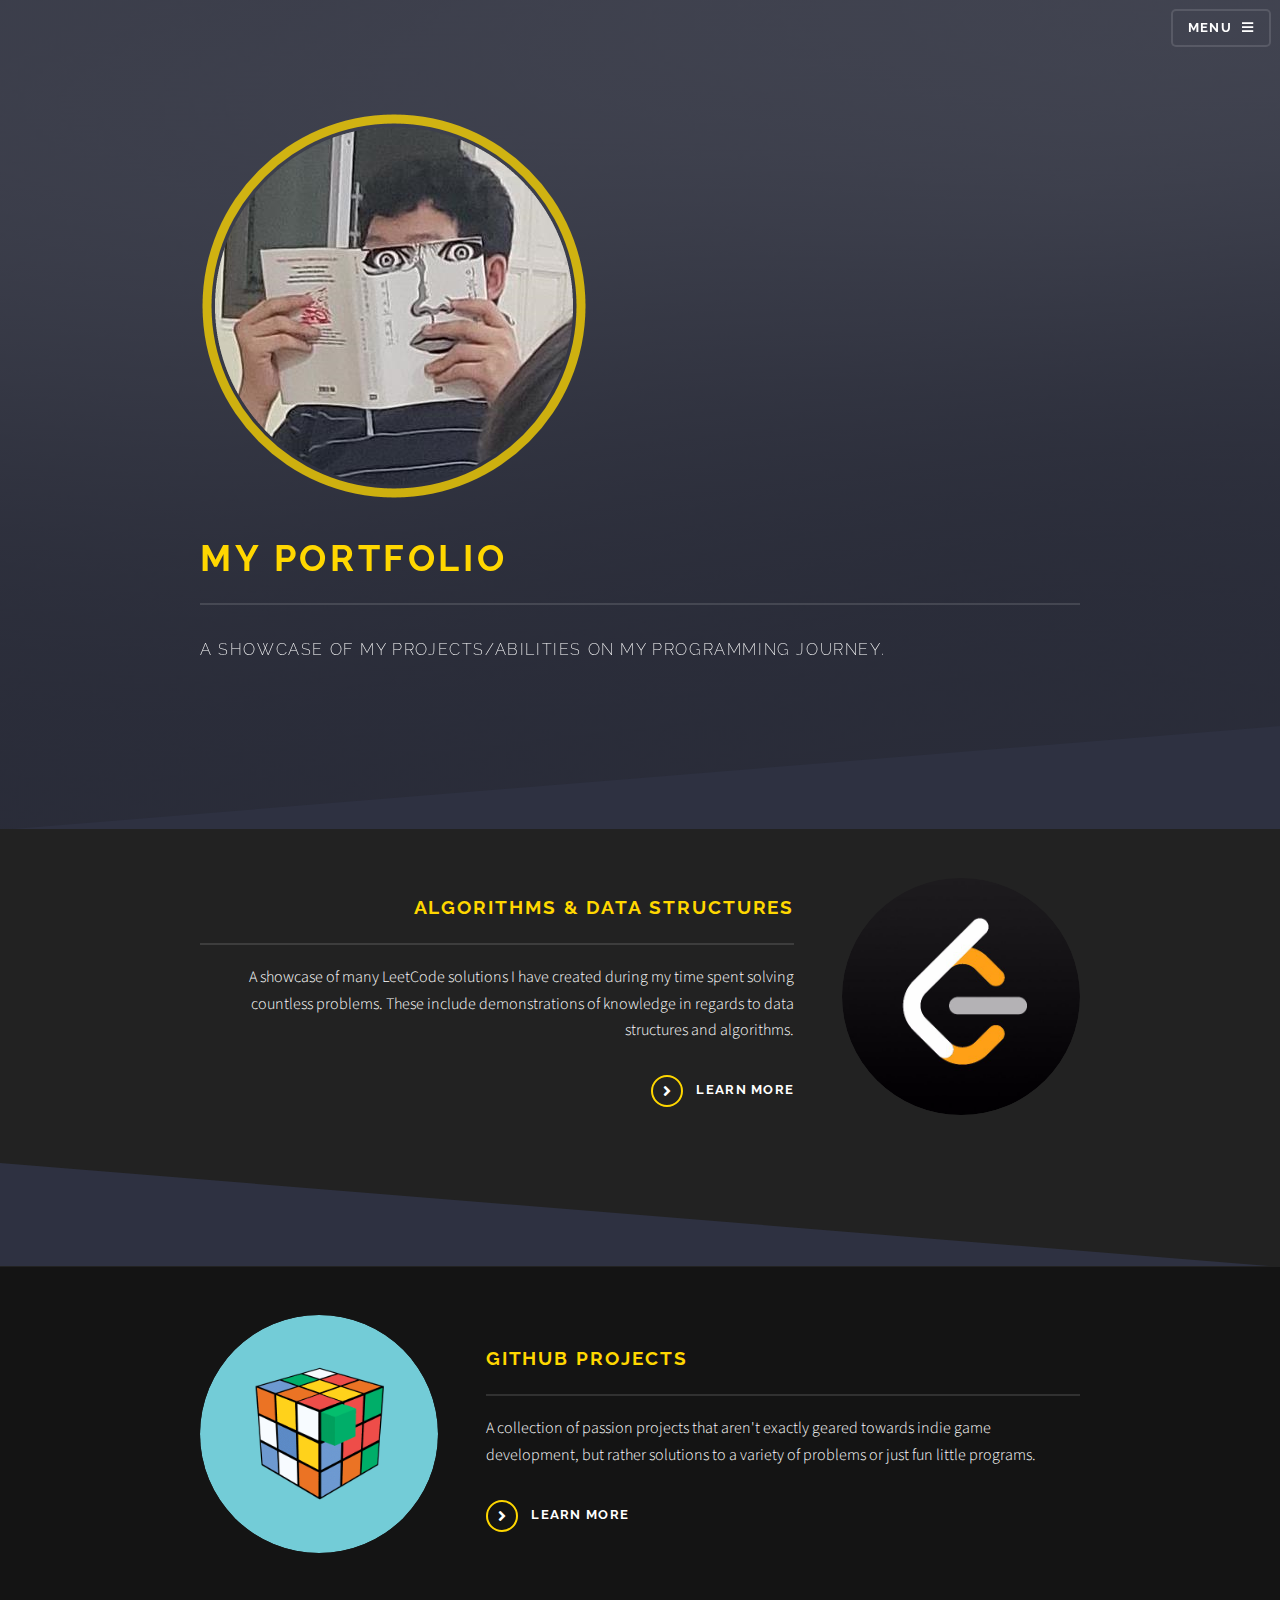
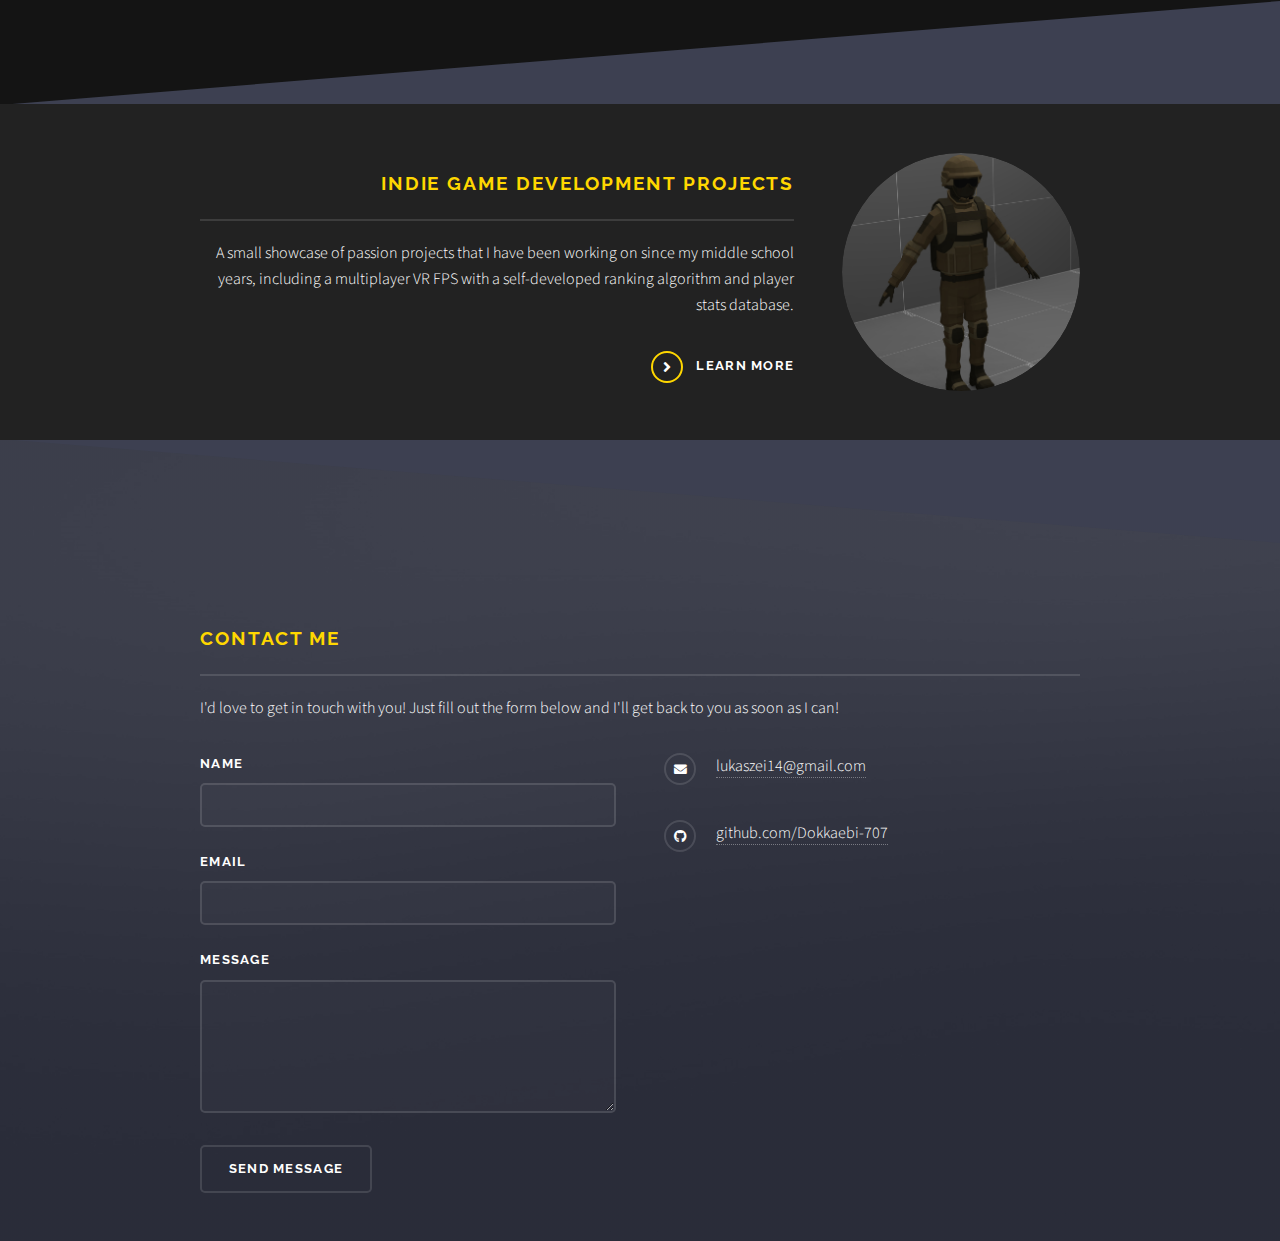
<file: index.html>
<!DOCTYPE HTML>

<html>
	<head>
		<title>Lukas' Portfolio</title>
		<meta charset="utf-8" />
		<meta name="viewport" content="width=device-width, initial-scale=1, user-scalable=no" />
		<link rel="stylesheet" href="assets/css/main.css" />
		<noscript><link rel="stylesheet" href="assets/css/noscript.css" /></noscript>
	</head>
	<body class="is-preload">

		<!-- Page Wrapper -->
			<div id="page-wrapper">

				<!-- Header -->
					<header id="header" class="alt">
						<h1><a href="index.html">Lukas' Portfolio</a></h1>
						<nav>
							<a href="#menu">Menu</a>
						</nav>
					</header>

				<!-- Menu -->
				<nav id="menu">
					<div class="inner">
						<h2>Menu</h2>
						<ul class="links">
							<li><a href="index.html">Home</a></li>
							<li><a href="indie.html">Indie Projects</a></li>
						</ul>
						<a href="#" class="close">Close</a>
					</div>
				</nav>

				<!-- Banner -->
					<section id="banner">
						<div class="inner">
							<div class="logo"><img src="images/profile.png"></span></div>
							<h2>My Portfolio</h2>
							<p>A showcase of my projects/abilities on my programming journey.</a></p>
						</div>
					</section>

				<!-- Wrapper -->
					<section id="wrapper">

						<!-- One -->
							<section id="one" class="wrapper spotlight style1">
								<div class="inner">
									<a href="#" class="image"><img src="images/leetcode.jpg" alt="" /></a>
									<div class="content">
										<h2 class="major">Algorithms & Data Structures</h2>
										<p>A showcase of many LeetCode solutions I have created during my time spent 
											solving countless problems. These include demonstrations of knowledge in 
											regards to data structures and algorithms.</p>
										<a href="https://leetcode.com/dokkaebi707/" class="special">Learn more</a>
									</div>
								</div>
							</section>

						<!-- Two -->
							<section id="two" class="wrapper alt spotlight style2">
								<div class="inner">
									<a href="#" class="image"><img src="images/cube.gif" alt="" /></a>
									<div class="content">
										<h2 class="major">GitHub Projects</h2>
										<p>A collection of passion projects that aren't exactly geared towards indie game development, but rather solutions to a variety of problems
											or just fun little programs.</p>
										<a href="https://github.com/Dokkaebi-707" class="special">Learn more</a>
									</div>
								</div>
							</section>

						<!-- Three -->
							<section id="three" class="wrapper spotlight style3">
								<div class="inner">
									<a href="#" class="image"><img src="images/indie.jpg" alt="" /></a>
									<div class="content">
										<h2 class="major">Indie Game Development Projects</h2>
										<p>A small showcase of passion projects that I have been working on since my middle school years, including 
											a multiplayer VR FPS with a self-developed ranking algorithm and player stats database.</p>
										<a href="indie.html" class="special">Learn more</a>
									</div>
								</div>
							</section>

				<!-- Footer -->
					<section id="footer">
						<div class="inner">
							<h2 class="major">Contact Me</h2>
							<p>I'd love to get in touch with you! Just fill out the form below and I'll get back to you as soon as I can!</p>
							<form method="post" action="#">
								<div class="fields">
									<div class="field">
										<label for="name">Name</label>
										<input type="text" name="name" id="name" />
									</div>
									<div class="field">
										<label for="email">Email</label>
										<input type="email" name="email" id="email" />
									</div>
									<div class="field">
										<label for="message">Message</label>
										<textarea name="message" id="message" rows="4"></textarea>
									</div>
								</div>
								<ul class="actions">
									<li><input type="submit" value="Send Message" /></li>
								</ul>
							</form>
							<ul class="contact">
								<li class="icon solid fa-envelope"><a href="#">lukaszei14@gmail.com</a></li>
								<li class="icon brands fa-github"><a href="#">github.com/Dokkaebi-707</a></li>
							</ul>
						</div>
					</section>

			</div>

		<!-- Scripts -->
			<script src="assets/js/jquery.min.js"></script>
			<script src="assets/js/jquery.scrollex.min.js"></script>
			<script src="assets/js/browser.min.js"></script>
			<script src="assets/js/breakpoints.min.js"></script>
			<script src="assets/js/util.js"></script>
			<script src="assets/js/main.js"></script>

	</body>
</html>
</file>
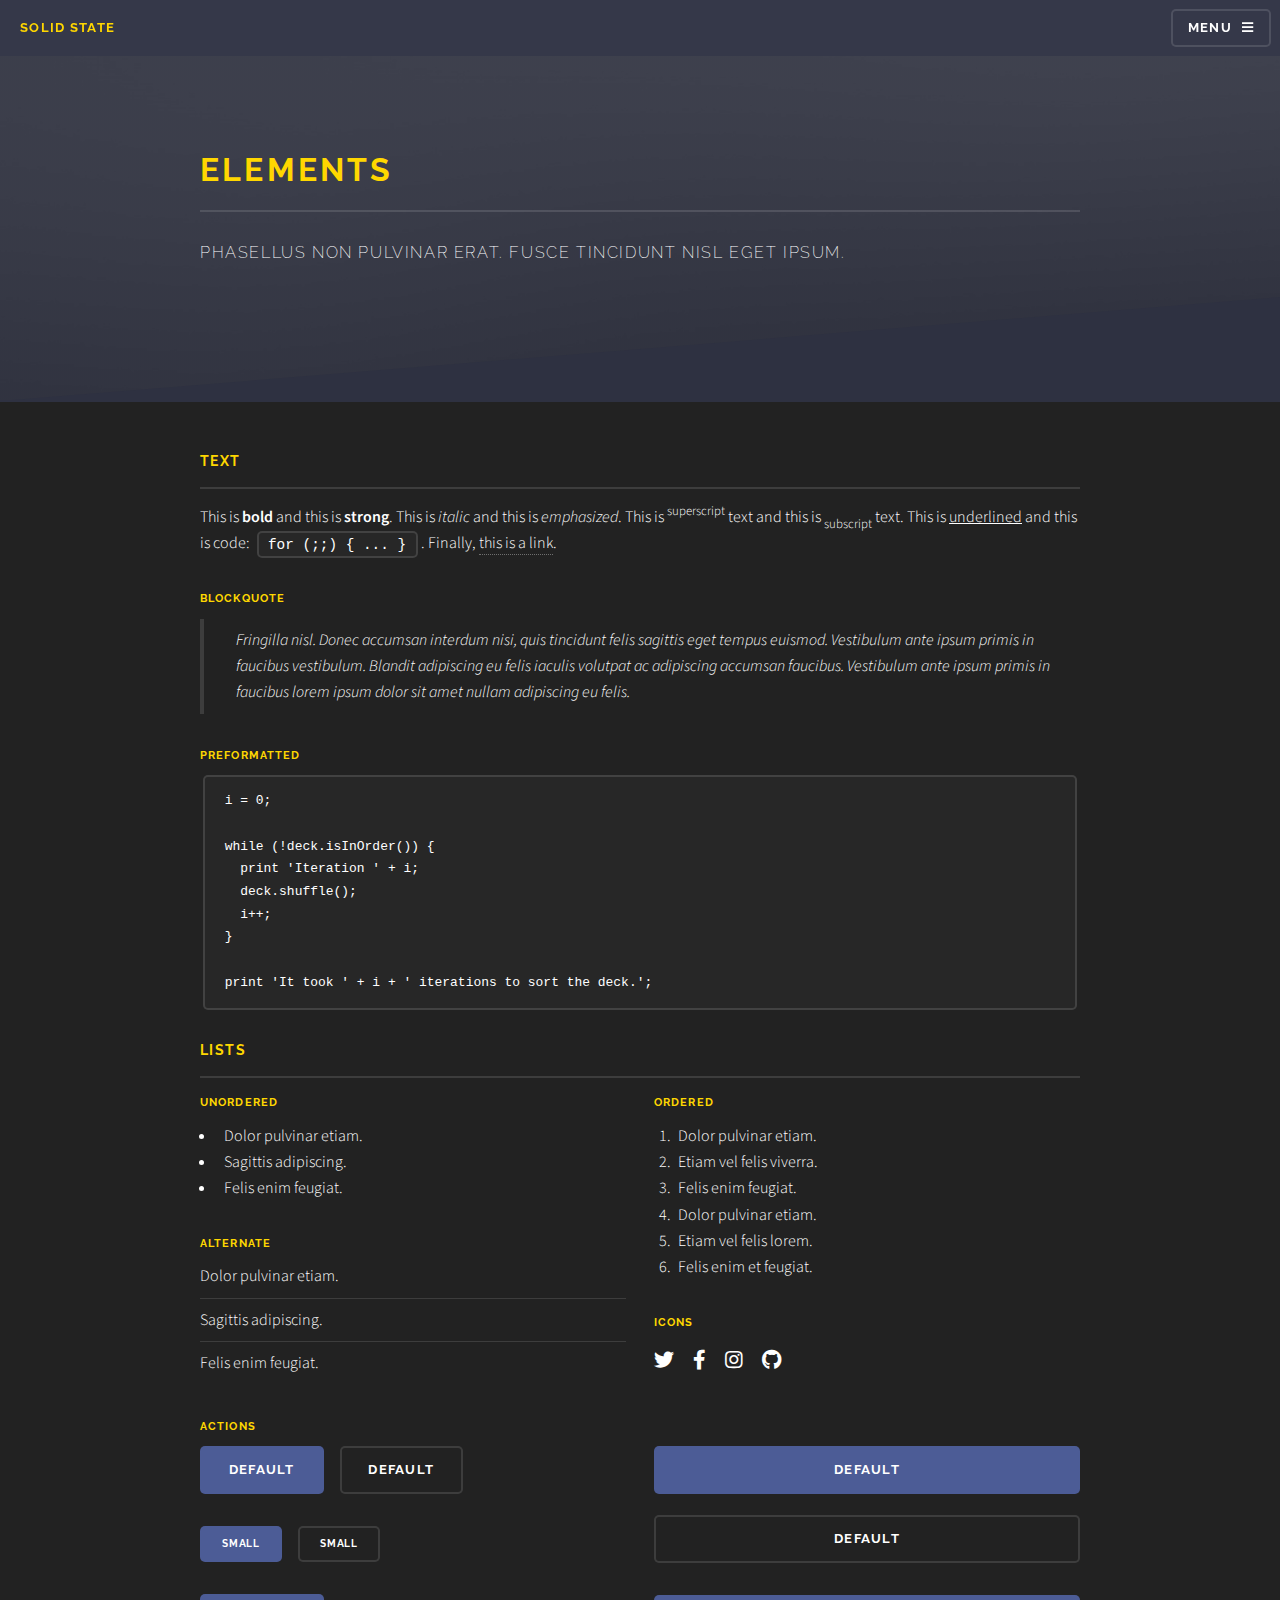
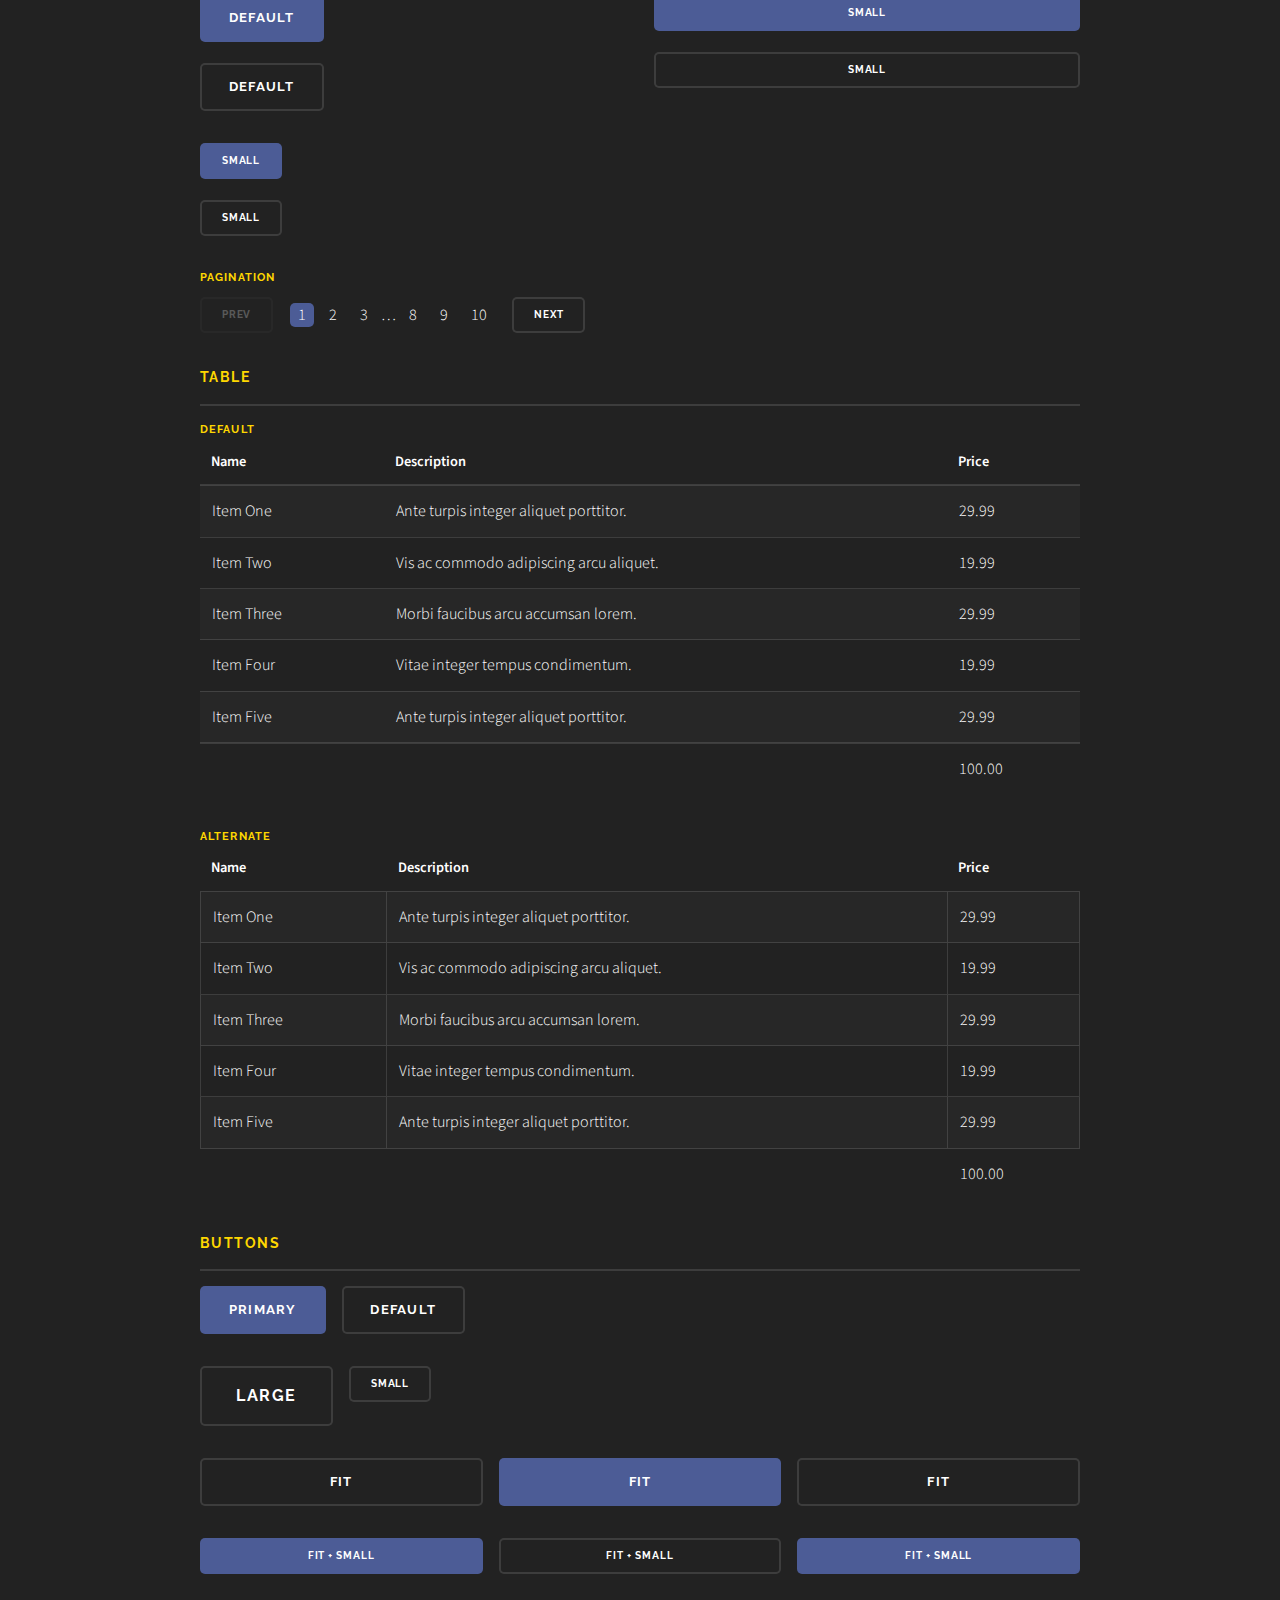
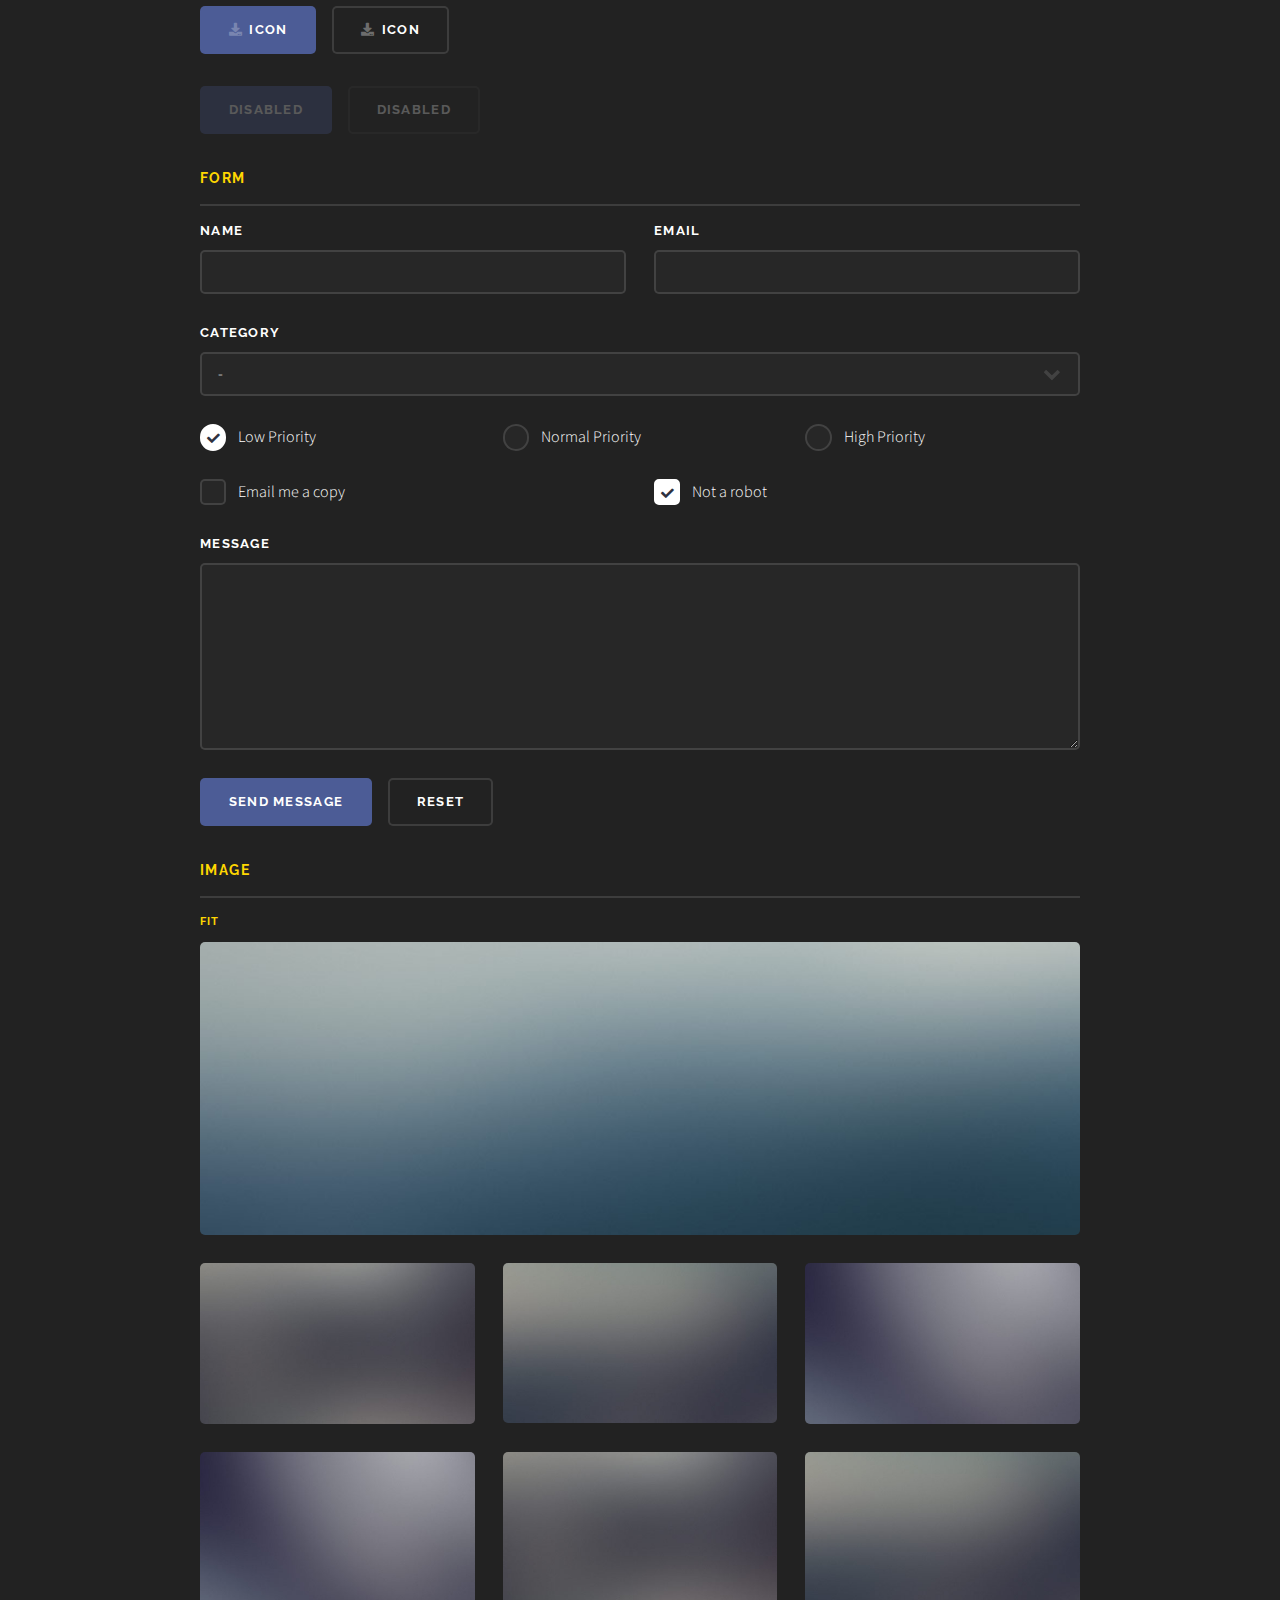
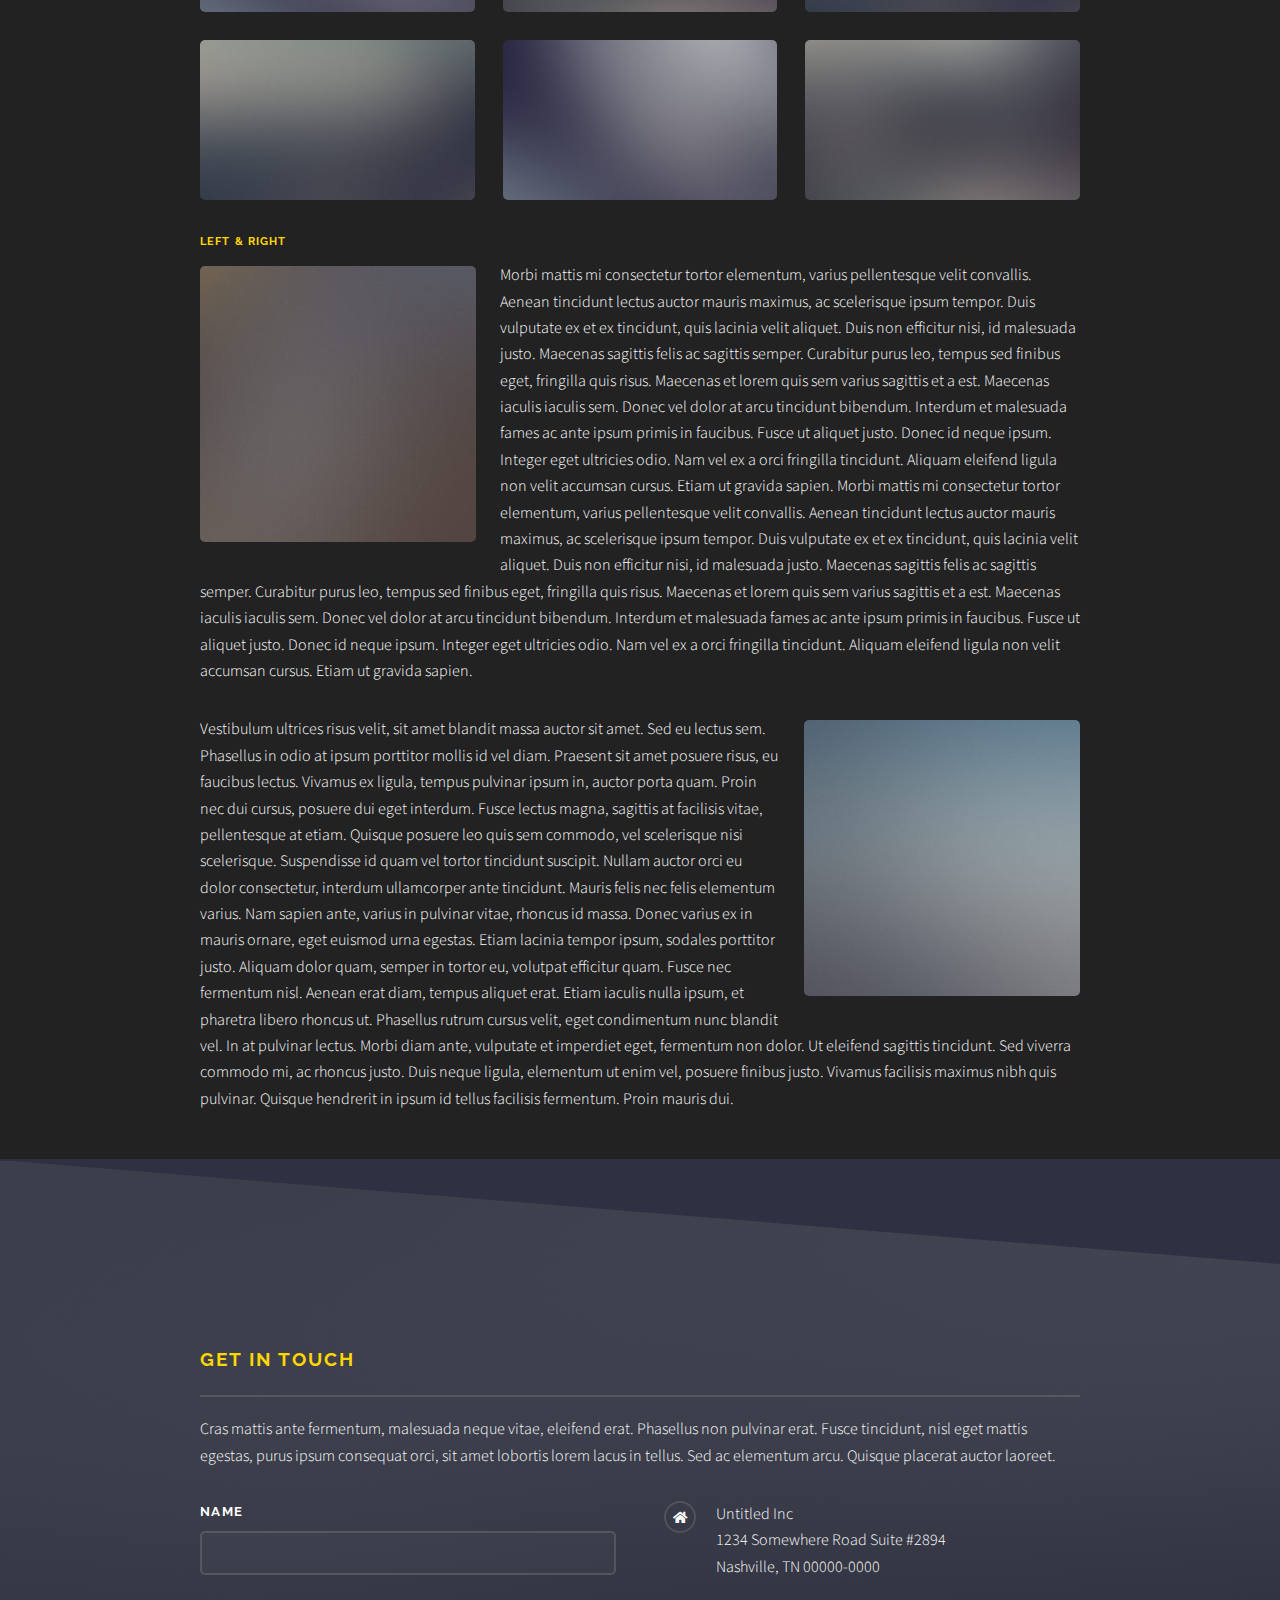
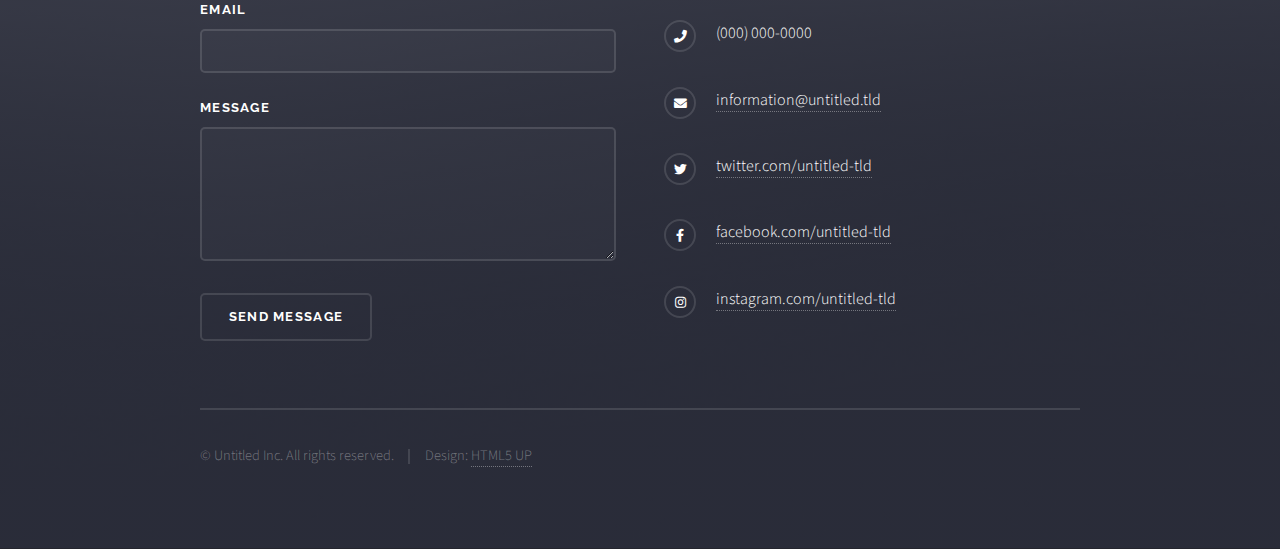
<file: elements.html>
<!DOCTYPE HTML>
<!--
	Solid State by HTML5 UP
	html5up.net | @ajlkn
	Free for personal and commercial use under the CCA 3.0 license (html5up.net/license)
-->
<html>
	<head>
		<title>Elements - Solid State by HTML5 UP</title>
		<meta charset="utf-8" />
		<meta name="viewport" content="width=device-width, initial-scale=1, user-scalable=no" />
		<link rel="stylesheet" href="assets/css/main.css" />
		<noscript><link rel="stylesheet" href="assets/css/noscript.css" /></noscript>
	</head>
	<body class="is-preload">

		<!-- Page Wrapper -->
			<div id="page-wrapper">

				<!-- Header -->
					<header id="header">
						<h1><a href="index.html">Solid State</a></h1>
						<nav>
							<a href="#menu">Menu</a>
						</nav>
					</header>

				<!-- Menu -->
					<nav id="menu">
						<div class="inner">
							<h2>Menu</h2>
							<ul class="links">
								<li><a href="index.html">Home</a></li>
								<li><a href="generic.html">Generic</a></li>
								<li><a href="elements.html">Elements</a></li>
							</ul>
							<a href="#" class="close">Close</a>
						</div>
					</nav>

				<!-- Wrapper -->
					<section id="wrapper">
						<header>
							<div class="inner">
								<h2>Elements</h2>
								<p>Phasellus non pulvinar erat. Fusce tincidunt nisl eget ipsum.</p>
							</div>
						</header>

						<!-- Content -->
							<div class="wrapper">
								<div class="inner">

									<section>
										<h3 class="major">Text</h3>
										<p>This is <b>bold</b> and this is <strong>strong</strong>. This is <i>italic</i> and this is <em>emphasized</em>.
										This is <sup>superscript</sup> text and this is <sub>subscript</sub> text.
										This is <u>underlined</u> and this is code: <code>for (;;) { ... }</code>. Finally, <a href="#">this is a link</a>.</p>
										<h4>Blockquote</h4>
										<blockquote>Fringilla nisl. Donec accumsan interdum nisi, quis tincidunt felis sagittis eget tempus euismod. Vestibulum ante ipsum primis in faucibus vestibulum. Blandit adipiscing eu felis iaculis volutpat ac adipiscing accumsan faucibus. Vestibulum ante ipsum primis in faucibus lorem ipsum dolor sit amet nullam adipiscing eu felis.</blockquote>
										<h4>Preformatted</h4>
										<pre><code>i = 0;

while (!deck.isInOrder()) {
  print 'Iteration ' + i;
  deck.shuffle();
  i++;
}

print 'It took ' + i + ' iterations to sort the deck.';</code></pre>
									</section>

									<section>
										<h3 class="major">Lists</h3>
										<div class="row">
											<div class="col-6 col-12-medium">
												<h4>Unordered</h4>
												<ul>
													<li>Dolor pulvinar etiam.</li>
													<li>Sagittis adipiscing.</li>
													<li>Felis enim feugiat.</li>
												</ul>
												<h4>Alternate</h4>
												<ul class="alt">
													<li>Dolor pulvinar etiam.</li>
													<li>Sagittis adipiscing.</li>
													<li>Felis enim feugiat.</li>
												</ul>
											</div>
											<div class="col-6 col-12-medium">
												<h4>Ordered</h4>
												<ol>
													<li>Dolor pulvinar etiam.</li>
													<li>Etiam vel felis viverra.</li>
													<li>Felis enim feugiat.</li>
													<li>Dolor pulvinar etiam.</li>
													<li>Etiam vel felis lorem.</li>
													<li>Felis enim et feugiat.</li>
												</ol>
												<h4>Icons</h4>
												<ul class="icons">
													<li><a href="#" class="icon brands fa-twitter"><span class="label">Twitter</span></a></li>
													<li><a href="#" class="icon brands fa-facebook-f"><span class="label">Facebook</span></a></li>
													<li><a href="#" class="icon brands fa-instagram"><span class="label">Instagram</span></a></li>
													<li><a href="#" class="icon brands fa-github"><span class="label">Github</span></a></li>
												</ul>
											</div>
										</div>
										<h4>Actions</h4>
										<div class="row">
											<div class="col-6 col-12-medium">
												<ul class="actions">
													<li><a href="#" class="button primary">Default</a></li>
													<li><a href="#" class="button">Default</a></li>
												</ul>
												<ul class="actions small">
													<li><a href="#" class="button primary small">Small</a></li>
													<li><a href="#" class="button small">Small</a></li>
												</ul>
												<ul class="actions stacked">
													<li><a href="#" class="button primary">Default</a></li>
													<li><a href="#" class="button">Default</a></li>
												</ul>
												<ul class="actions stacked small">
													<li><a href="#" class="button primary small">Small</a></li>
													<li><a href="#" class="button small">Small</a></li>
												</ul>
											</div>
											<div class="col-6 col-12-medium">
												<ul class="actions stacked">
													<li><a href="#" class="button primary fit">Default</a></li>
													<li><a href="#" class="button fit">Default</a></li>
												</ul>
												<ul class="actions stacked small">
													<li><a href="#" class="button primary small fit">Small</a></li>
													<li><a href="#" class="button small fit">Small</a></li>
												</ul>
											</div>
										</div>
										<h4>Pagination</h4>
										<ul class="pagination">
											<li><span class="button small disabled">Prev</span></li>
											<li><a href="#" class="page active">1</a></li>
											<li><a href="#" class="page">2</a></li>
											<li><a href="#" class="page">3</a></li>
											<li><span>&hellip;</span></li>
											<li><a href="#" class="page">8</a></li>
											<li><a href="#" class="page">9</a></li>
											<li><a href="#" class="page">10</a></li>
											<li><a href="#" class="button small">Next</a></li>
										</ul>
									</section>

									<section>
										<h3 class="major">Table</h3>
										<h4>Default</h4>
										<div class="table-wrapper">
											<table>
												<thead>
													<tr>
														<th>Name</th>
														<th>Description</th>
														<th>Price</th>
													</tr>
												</thead>
												<tbody>
													<tr>
														<td>Item One</td>
														<td>Ante turpis integer aliquet porttitor.</td>
														<td>29.99</td>
													</tr>
													<tr>
														<td>Item Two</td>
														<td>Vis ac commodo adipiscing arcu aliquet.</td>
														<td>19.99</td>
													</tr>
													<tr>
														<td>Item Three</td>
														<td> Morbi faucibus arcu accumsan lorem.</td>
														<td>29.99</td>
													</tr>
													<tr>
														<td>Item Four</td>
														<td>Vitae integer tempus condimentum.</td>
														<td>19.99</td>
													</tr>
													<tr>
														<td>Item Five</td>
														<td>Ante turpis integer aliquet porttitor.</td>
														<td>29.99</td>
													</tr>
												</tbody>
												<tfoot>
													<tr>
														<td colspan="2"></td>
														<td>100.00</td>
													</tr>
												</tfoot>
											</table>
										</div>

										<h4>Alternate</h4>
										<div class="table-wrapper">
											<table class="alt">
												<thead>
													<tr>
														<th>Name</th>
														<th>Description</th>
														<th>Price</th>
													</tr>
												</thead>
												<tbody>
													<tr>
														<td>Item One</td>
														<td>Ante turpis integer aliquet porttitor.</td>
														<td>29.99</td>
													</tr>
													<tr>
														<td>Item Two</td>
														<td>Vis ac commodo adipiscing arcu aliquet.</td>
														<td>19.99</td>
													</tr>
													<tr>
														<td>Item Three</td>
														<td> Morbi faucibus arcu accumsan lorem.</td>
														<td>29.99</td>
													</tr>
													<tr>
														<td>Item Four</td>
														<td>Vitae integer tempus condimentum.</td>
														<td>19.99</td>
													</tr>
													<tr>
														<td>Item Five</td>
														<td>Ante turpis integer aliquet porttitor.</td>
														<td>29.99</td>
													</tr>
												</tbody>
												<tfoot>
													<tr>
														<td colspan="2"></td>
														<td>100.00</td>
													</tr>
												</tfoot>
											</table>
										</div>
									</section>

									<section>
										<h3 class="major">Buttons</h3>
										<ul class="actions">
											<li><a href="#" class="button primary">Primary</a></li>
											<li><a href="#" class="button">Default</a></li>
										</ul>
										<ul class="actions">
											<li><a href="#" class="button large">Large</a></li>
											<li><a href="#" class="button small">Small</a></li>
										</ul>
										<ul class="actions fit">
											<li><a href="#" class="button fit">Fit</a></li>
											<li><a href="#" class="button primary fit">Fit</a></li>
											<li><a href="#" class="button fit">Fit</a></li>
										</ul>
										<ul class="actions fit small">
											<li><a href="#" class="button primary fit small">Fit + Small</a></li>
											<li><a href="#" class="button fit small">Fit + Small</a></li>
											<li><a href="#" class="button primary fit small">Fit + Small</a></li>
										</ul>
										<ul class="actions">
											<li><a href="#" class="button primary icon solid fa-download">Icon</a></li>
											<li><a href="#" class="button icon solid fa-download">Icon</a></li>
										</ul>
										<ul class="actions">
											<li><span class="button primary disabled">Disabled</span></li>
											<li><span class="button disabled">Disabled</span></li>
										</ul>
									</section>

									<section>
										<h3 class="major">Form</h3>
										<form method="post" action="#">
											<div class="row gtr-uniform">
												<div class="col-6 col-12-xsmall">
													<label for="demo-name">Name</label>
													<input type="text" name="demo-name" id="demo-name" value="" />
												</div>
												<div class="col-6 col-12-xsmall">
													<label for="demo-email">Email</label>
													<input type="email" name="demo-email" id="demo-email" value="" />
												</div>
												<div class="col-12">
													<label for="demo-category">Category</label>
													<select name="demo-category" id="demo-category">
														<option value="">-</option>
														<option value="1">Manufacturing</option>
														<option value="1">Shipping</option>
														<option value="1">Administration</option>
														<option value="1">Human Resources</option>
													</select>
												</div>
												<div class="col-4 col-12-small">
													<input type="radio" id="demo-priority-low" name="demo-priority" checked>
													<label for="demo-priority-low">Low Priority</label>
												</div>
												<div class="col-4 col-12-small">
													<input type="radio" id="demo-priority-normal" name="demo-priority">
													<label for="demo-priority-normal">Normal Priority</label>
												</div>
												<div class="col-4 col-12-small">
													<input type="radio" id="demo-priority-high" name="demo-priority">
													<label for="demo-priority-high">High Priority</label>
												</div>
												<div class="col-6 col-12-small">
													<input type="checkbox" id="demo-copy" name="demo-copy">
													<label for="demo-copy">Email me a copy</label>
												</div>
												<div class="col-6 col-12-small">
													<input type="checkbox" id="demo-human" name="demo-human" checked>
													<label for="demo-human">Not a robot</label>
												</div>
												<div class="col-12">
													<label for="demo-message">Message</label>
													<textarea name="demo-message" id="demo-message" rows="6"></textarea>
												</div>
												<div class="col-12">
													<ul class="actions">
														<li><input type="submit" value="Send Message" class="primary" /></li>
														<li><input type="reset" value="Reset" /></li>
													</ul>
												</div>
											</div>
										</form>
									</section>

									<section>
										<h3 class="major">Image</h3>
										<h4>Fit</h4>
										<div class="box alt">
											<div class="row gtr-uniform">
												<div class="col-12"><span class="image fit"><img src="images/pic08.jpg" alt="" /></span></div>
												<div class="col-4"><span class="image fit"><img src="images/pic05.jpg" alt="" /></span></div>
												<div class="col-4"><span class="image fit"><img src="images/pic06.jpg" alt="" /></span></div>
												<div class="col-4"><span class="image fit"><img src="images/pic07.jpg" alt="" /></span></div>
												<div class="col-4"><span class="image fit"><img src="images/pic07.jpg" alt="" /></span></div>
												<div class="col-4"><span class="image fit"><img src="images/pic05.jpg" alt="" /></span></div>
												<div class="col-4"><span class="image fit"><img src="images/pic06.jpg" alt="" /></span></div>
												<div class="col-4"><span class="image fit"><img src="images/pic06.jpg" alt="" /></span></div>
												<div class="col-4"><span class="image fit"><img src="images/pic07.jpg" alt="" /></span></div>
												<div class="col-4"><span class="image fit"><img src="images/pic05.jpg" alt="" /></span></div>
											</div>
										</div>
										<h4>Left &amp; Right</h4>
										<p><span class="image left"><img src="images/pic01.jpg" alt="" /></span>Morbi mattis mi consectetur tortor elementum, varius pellentesque velit convallis. Aenean tincidunt lectus auctor mauris maximus, ac scelerisque ipsum tempor. Duis vulputate ex et ex tincidunt, quis lacinia velit aliquet. Duis non efficitur nisi, id malesuada justo. Maecenas sagittis felis ac sagittis semper. Curabitur purus leo, tempus sed finibus eget, fringilla quis risus. Maecenas et lorem quis sem varius sagittis et a est. Maecenas iaculis iaculis sem. Donec vel dolor at arcu tincidunt bibendum. Interdum et malesuada fames ac ante ipsum primis in faucibus. Fusce ut aliquet justo. Donec id neque ipsum. Integer eget ultricies odio. Nam vel ex a orci fringilla tincidunt. Aliquam eleifend ligula non velit accumsan cursus. Etiam ut gravida sapien. Morbi mattis mi consectetur tortor elementum, varius pellentesque velit convallis. Aenean tincidunt lectus auctor mauris maximus, ac scelerisque ipsum tempor. Duis vulputate ex et ex tincidunt, quis lacinia velit aliquet. Duis non efficitur nisi, id malesuada justo. Maecenas sagittis felis ac sagittis semper. Curabitur purus leo, tempus sed finibus eget, fringilla quis risus. Maecenas et lorem quis sem varius sagittis et a est. Maecenas iaculis iaculis sem. Donec vel dolor at arcu tincidunt bibendum. Interdum et malesuada fames ac ante ipsum primis in faucibus. Fusce ut aliquet justo. Donec id neque ipsum. Integer eget ultricies odio. Nam vel ex a orci fringilla tincidunt. Aliquam eleifend ligula non velit accumsan cursus. Etiam ut gravida sapien.</p>
										<p><span class="image right"><img src="images/pic02.jpg" alt="" /></span>Vestibulum ultrices risus velit, sit amet blandit massa auctor sit amet. Sed eu lectus sem. Phasellus in odio at ipsum porttitor mollis id vel diam. Praesent sit amet posuere risus, eu faucibus lectus. Vivamus ex ligula, tempus pulvinar ipsum in, auctor porta quam. Proin nec dui cursus, posuere dui eget interdum. Fusce lectus magna, sagittis at facilisis vitae, pellentesque at etiam. Quisque posuere leo quis sem commodo, vel scelerisque nisi scelerisque. Suspendisse id quam vel tortor tincidunt suscipit. Nullam auctor orci eu dolor consectetur, interdum ullamcorper ante tincidunt. Mauris felis nec felis elementum varius. Nam sapien ante, varius in pulvinar vitae, rhoncus id massa. Donec varius ex in mauris ornare, eget euismod urna egestas. Etiam lacinia tempor ipsum, sodales porttitor justo. Aliquam dolor quam, semper in tortor eu, volutpat efficitur quam. Fusce nec fermentum nisl. Aenean erat diam, tempus aliquet erat. Etiam iaculis nulla ipsum, et pharetra libero rhoncus ut. Phasellus rutrum cursus velit, eget condimentum nunc blandit vel. In at pulvinar lectus. Morbi diam ante, vulputate et imperdiet eget, fermentum non dolor. Ut eleifend sagittis tincidunt. Sed viverra commodo mi, ac rhoncus justo. Duis neque ligula, elementum ut enim vel, posuere finibus justo. Vivamus facilisis maximus nibh quis pulvinar. Quisque hendrerit in ipsum id tellus facilisis fermentum. Proin mauris dui.</p>
									</section>

								</div>
							</div>

					</section>

				<!-- Footer -->
					<section id="footer">
						<div class="inner">
							<h2 class="major">Get in touch</h2>
							<p>Cras mattis ante fermentum, malesuada neque vitae, eleifend erat. Phasellus non pulvinar erat. Fusce tincidunt, nisl eget mattis egestas, purus ipsum consequat orci, sit amet lobortis lorem lacus in tellus. Sed ac elementum arcu. Quisque placerat auctor laoreet.</p>
							<form method="post" action="#">
								<div class="fields">
									<div class="field">
										<label for="name">Name</label>
										<input type="text" name="name" id="name" />
									</div>
									<div class="field">
										<label for="email">Email</label>
										<input type="email" name="email" id="email" />
									</div>
									<div class="field">
										<label for="message">Message</label>
										<textarea name="message" id="message" rows="4"></textarea>
									</div>
								</div>
								<ul class="actions">
									<li><input type="submit" value="Send Message" /></li>
								</ul>
							</form>
							<ul class="contact">
								<li class="icon solid fa-home">
									Untitled Inc<br />
									1234 Somewhere Road Suite #2894<br />
									Nashville, TN 00000-0000
								</li>
								<li class="icon solid fa-phone">(000) 000-0000</li>
								<li class="icon solid fa-envelope"><a href="#">information@untitled.tld</a></li>
								<li class="icon brands fa-twitter"><a href="#">twitter.com/untitled-tld</a></li>
								<li class="icon brands fa-facebook-f"><a href="#">facebook.com/untitled-tld</a></li>
								<li class="icon brands fa-instagram"><a href="#">instagram.com/untitled-tld</a></li>
							</ul>
							<ul class="copyright">
								<li>&copy; Untitled Inc. All rights reserved.</li><li>Design: <a href="http://html5up.net">HTML5 UP</a></li>
							</ul>
						</div>
					</section>

			</div>

		<!-- Scripts -->
			<script src="assets/js/jquery.min.js"></script>
			<script src="assets/js/jquery.scrollex.min.js"></script>
			<script src="assets/js/browser.min.js"></script>
			<script src="assets/js/breakpoints.min.js"></script>
			<script src="assets/js/util.js"></script>
			<script src="assets/js/main.js"></script>

	</body>
</html>
</file>
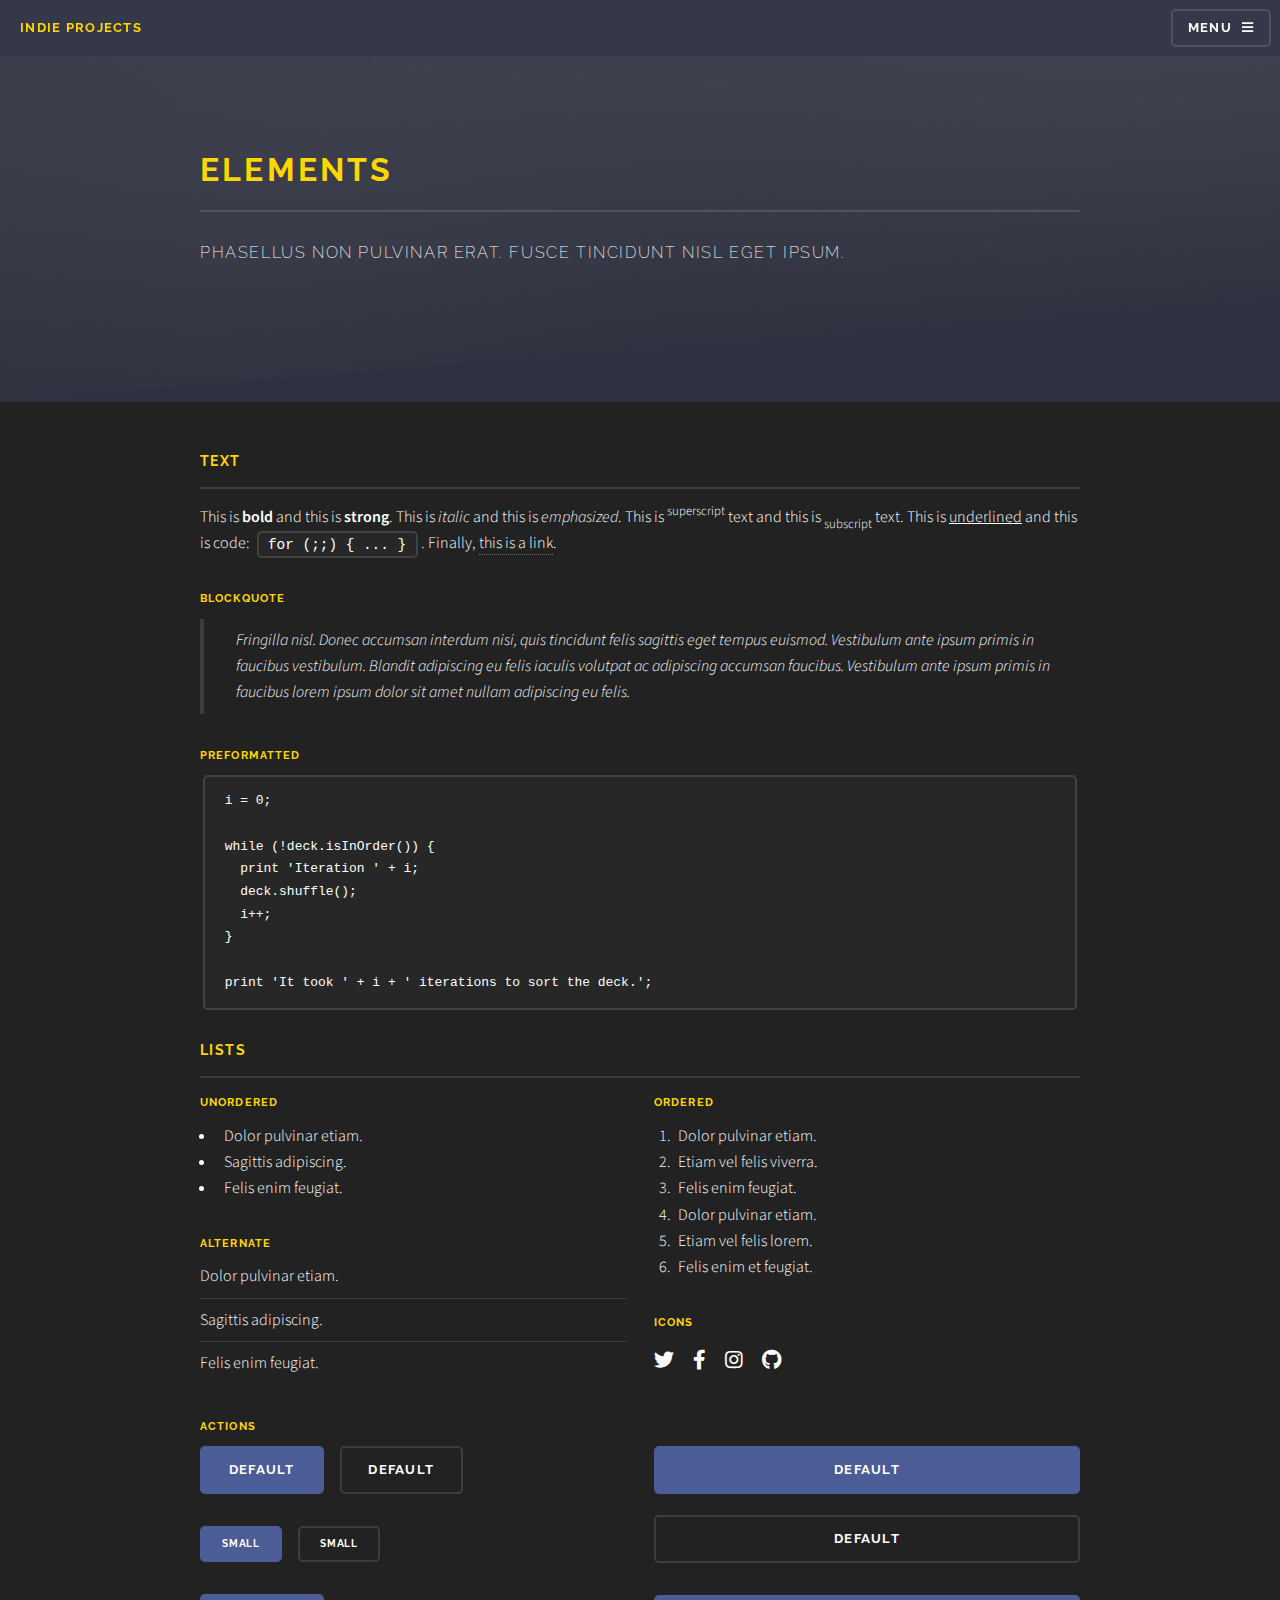
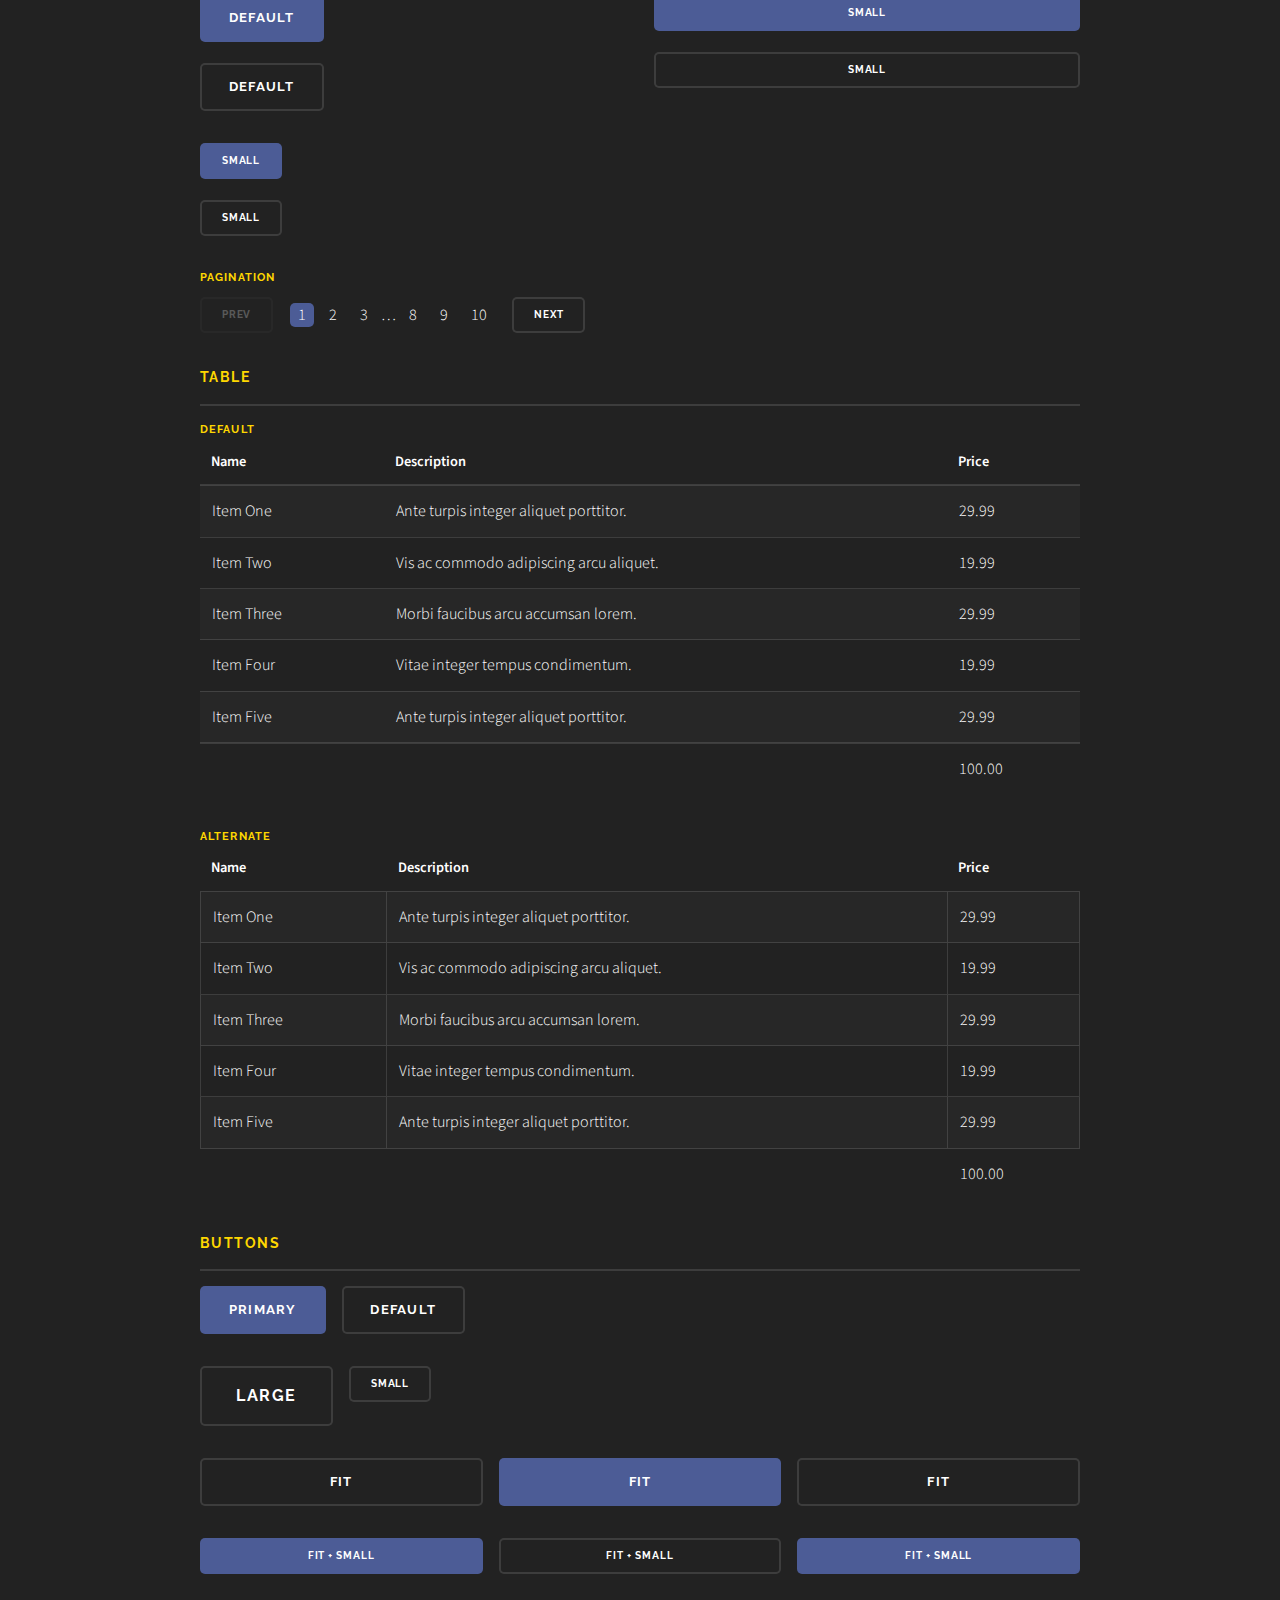
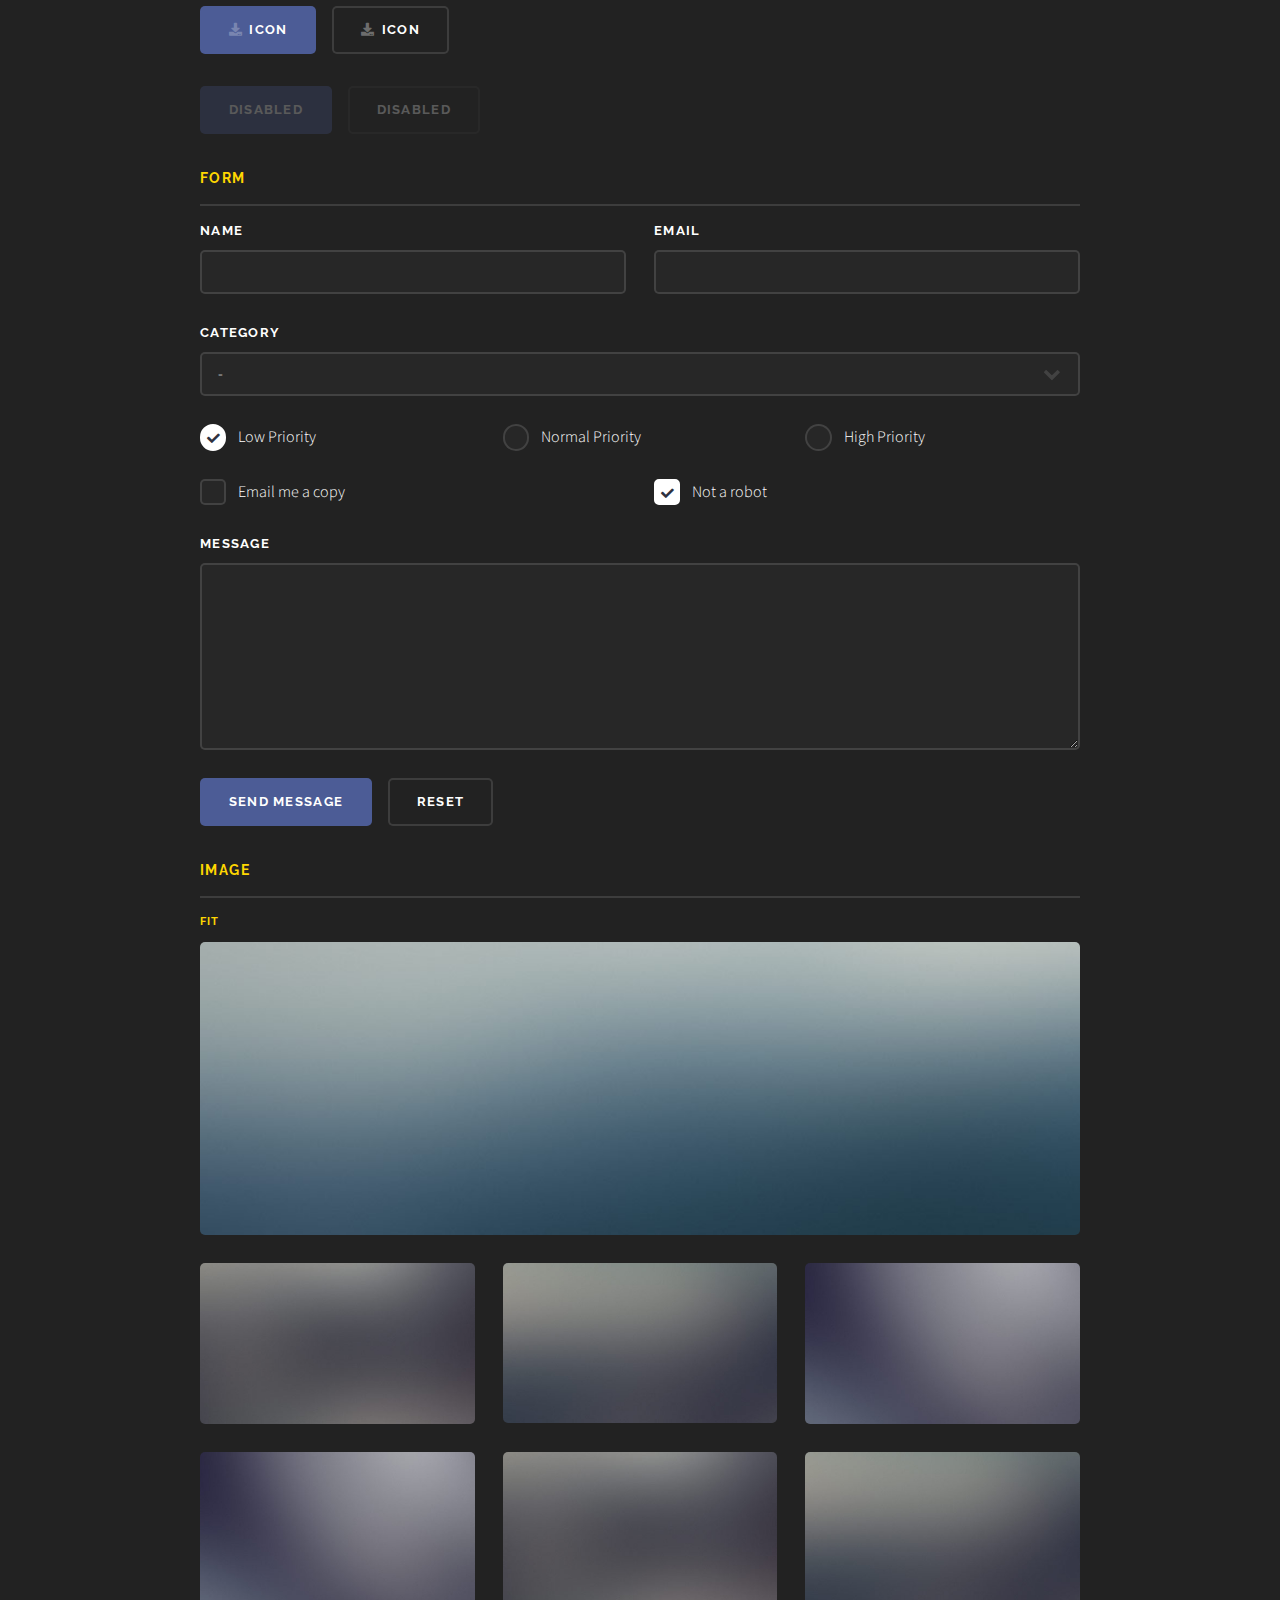
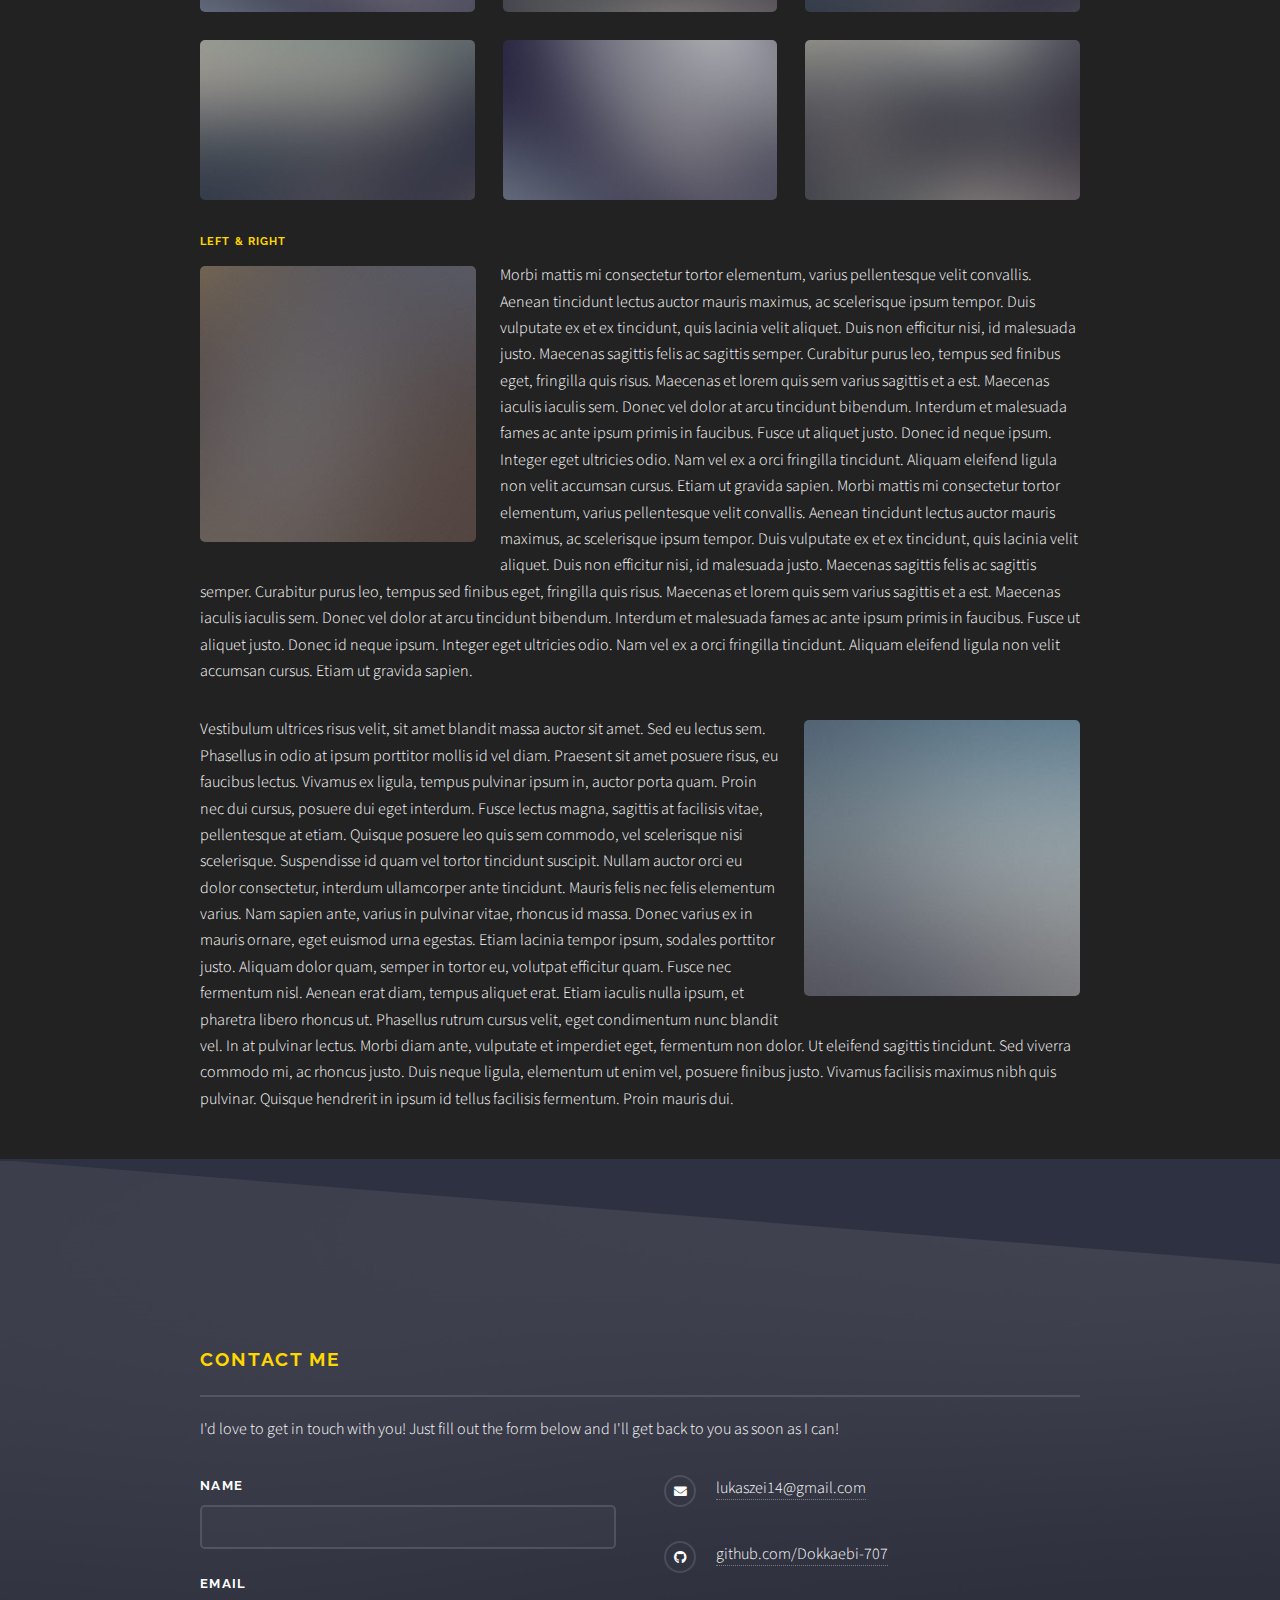
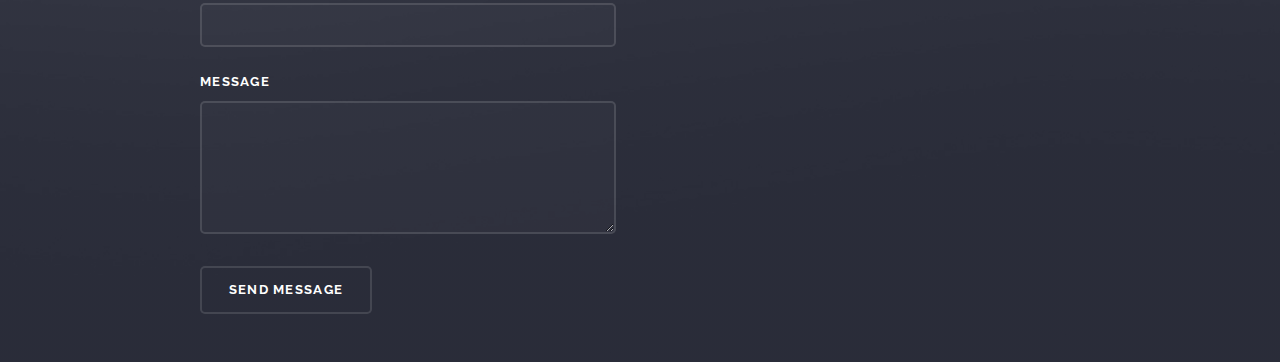
<file: extra.html>
<!DOCTYPE HTML>
<html>
	<head>
		<title>Indie Projects</title>
		<meta charset="utf-8" />
		<meta name="viewport" content="width=device-width, initial-scale=1, user-scalable=no" />
		<link rel="stylesheet" href="assets/css/main.css" />
		<noscript><link rel="stylesheet" href="assets/css/noscript.css" /></noscript>
	</head>
	<body class="is-preload">

		<!-- Page Wrapper -->
			<div id="page-wrapper">

				<!-- Header -->
					<header id="header">
						<h1><a href="index.html">Indie Projects</a></h1>
						<nav>
							<a href="#menu">Menu</a>
						</nav>
					</header>

				<!-- Menu -->
					<nav id="menu">
						<div class="inner">
							<h2>Menu</h2>
							<ul class="links">
								<li><a href="index.html">Home</a></li>
								<li><a href="generic.html">Generic</a></li>
								<li><a href="elements.html">Elements</a></li>
							</ul>
							<a href="#" class="close">Close</a>
						</div>
					</nav>

				<!-- Wrapper -->
					<section id="wrapper">
						<header>
							<div class="inner">
								<h2>Elements</h2>
								<p>Phasellus non pulvinar erat. Fusce tincidunt nisl eget ipsum.</p>
							</div>
						</header>

						<!-- Content -->
							<div class="wrapper">
								<div class="inner">

									<section>
										<h3 class="major">Text</h3>
										<p>This is <b>bold</b> and this is <strong>strong</strong>. This is <i>italic</i> and this is <em>emphasized</em>.
										This is <sup>superscript</sup> text and this is <sub>subscript</sub> text.
										This is <u>underlined</u> and this is code: <code>for (;;) { ... }</code>. Finally, <a href="#">this is a link</a>.</p>
										<h4>Blockquote</h4>
										<blockquote>Fringilla nisl. Donec accumsan interdum nisi, quis tincidunt felis sagittis eget tempus euismod. Vestibulum ante ipsum primis in faucibus vestibulum. Blandit adipiscing eu felis iaculis volutpat ac adipiscing accumsan faucibus. Vestibulum ante ipsum primis in faucibus lorem ipsum dolor sit amet nullam adipiscing eu felis.</blockquote>
										<h4>Preformatted</h4>
										<pre><code>i = 0;

while (!deck.isInOrder()) {
  print 'Iteration ' + i;
  deck.shuffle();
  i++;
}

print 'It took ' + i + ' iterations to sort the deck.';</code></pre>
									</section>

									<section>
										<h3 class="major">Lists</h3>
										<div class="row">
											<div class="col-6 col-12-medium">
												<h4>Unordered</h4>
												<ul>
													<li>Dolor pulvinar etiam.</li>
													<li>Sagittis adipiscing.</li>
													<li>Felis enim feugiat.</li>
												</ul>
												<h4>Alternate</h4>
												<ul class="alt">
													<li>Dolor pulvinar etiam.</li>
													<li>Sagittis adipiscing.</li>
													<li>Felis enim feugiat.</li>
												</ul>
											</div>
											<div class="col-6 col-12-medium">
												<h4>Ordered</h4>
												<ol>
													<li>Dolor pulvinar etiam.</li>
													<li>Etiam vel felis viverra.</li>
													<li>Felis enim feugiat.</li>
													<li>Dolor pulvinar etiam.</li>
													<li>Etiam vel felis lorem.</li>
													<li>Felis enim et feugiat.</li>
												</ol>
												<h4>Icons</h4>
												<ul class="icons">
													<li><a href="#" class="icon brands fa-twitter"><span class="label">Twitter</span></a></li>
													<li><a href="#" class="icon brands fa-facebook-f"><span class="label">Facebook</span></a></li>
													<li><a href="#" class="icon brands fa-instagram"><span class="label">Instagram</span></a></li>
													<li><a href="#" class="icon brands fa-github"><span class="label">Github</span></a></li>
												</ul>
											</div>
										</div>
										<h4>Actions</h4>
										<div class="row">
											<div class="col-6 col-12-medium">
												<ul class="actions">
													<li><a href="#" class="button primary">Default</a></li>
													<li><a href="#" class="button">Default</a></li>
												</ul>
												<ul class="actions small">
													<li><a href="#" class="button primary small">Small</a></li>
													<li><a href="#" class="button small">Small</a></li>
												</ul>
												<ul class="actions stacked">
													<li><a href="#" class="button primary">Default</a></li>
													<li><a href="#" class="button">Default</a></li>
												</ul>
												<ul class="actions stacked small">
													<li><a href="#" class="button primary small">Small</a></li>
													<li><a href="#" class="button small">Small</a></li>
												</ul>
											</div>
											<div class="col-6 col-12-medium">
												<ul class="actions stacked">
													<li><a href="#" class="button primary fit">Default</a></li>
													<li><a href="#" class="button fit">Default</a></li>
												</ul>
												<ul class="actions stacked small">
													<li><a href="#" class="button primary small fit">Small</a></li>
													<li><a href="#" class="button small fit">Small</a></li>
												</ul>
											</div>
										</div>
										<h4>Pagination</h4>
										<ul class="pagination">
											<li><span class="button small disabled">Prev</span></li>
											<li><a href="#" class="page active">1</a></li>
											<li><a href="#" class="page">2</a></li>
											<li><a href="#" class="page">3</a></li>
											<li><span>&hellip;</span></li>
											<li><a href="#" class="page">8</a></li>
											<li><a href="#" class="page">9</a></li>
											<li><a href="#" class="page">10</a></li>
											<li><a href="#" class="button small">Next</a></li>
										</ul>
									</section>

									<section>
										<h3 class="major">Table</h3>
										<h4>Default</h4>
										<div class="table-wrapper">
											<table>
												<thead>
													<tr>
														<th>Name</th>
														<th>Description</th>
														<th>Price</th>
													</tr>
												</thead>
												<tbody>
													<tr>
														<td>Item One</td>
														<td>Ante turpis integer aliquet porttitor.</td>
														<td>29.99</td>
													</tr>
													<tr>
														<td>Item Two</td>
														<td>Vis ac commodo adipiscing arcu aliquet.</td>
														<td>19.99</td>
													</tr>
													<tr>
														<td>Item Three</td>
														<td> Morbi faucibus arcu accumsan lorem.</td>
														<td>29.99</td>
													</tr>
													<tr>
														<td>Item Four</td>
														<td>Vitae integer tempus condimentum.</td>
														<td>19.99</td>
													</tr>
													<tr>
														<td>Item Five</td>
														<td>Ante turpis integer aliquet porttitor.</td>
														<td>29.99</td>
													</tr>
												</tbody>
												<tfoot>
													<tr>
														<td colspan="2"></td>
														<td>100.00</td>
													</tr>
												</tfoot>
											</table>
										</div>

										<h4>Alternate</h4>
										<div class="table-wrapper">
											<table class="alt">
												<thead>
													<tr>
														<th>Name</th>
														<th>Description</th>
														<th>Price</th>
													</tr>
												</thead>
												<tbody>
													<tr>
														<td>Item One</td>
														<td>Ante turpis integer aliquet porttitor.</td>
														<td>29.99</td>
													</tr>
													<tr>
														<td>Item Two</td>
														<td>Vis ac commodo adipiscing arcu aliquet.</td>
														<td>19.99</td>
													</tr>
													<tr>
														<td>Item Three</td>
														<td> Morbi faucibus arcu accumsan lorem.</td>
														<td>29.99</td>
													</tr>
													<tr>
														<td>Item Four</td>
														<td>Vitae integer tempus condimentum.</td>
														<td>19.99</td>
													</tr>
													<tr>
														<td>Item Five</td>
														<td>Ante turpis integer aliquet porttitor.</td>
														<td>29.99</td>
													</tr>
												</tbody>
												<tfoot>
													<tr>
														<td colspan="2"></td>
														<td>100.00</td>
													</tr>
												</tfoot>
											</table>
										</div>
									</section>

									<section>
										<h3 class="major">Buttons</h3>
										<ul class="actions">
											<li><a href="#" class="button primary">Primary</a></li>
											<li><a href="#" class="button">Default</a></li>
										</ul>
										<ul class="actions">
											<li><a href="#" class="button large">Large</a></li>
											<li><a href="#" class="button small">Small</a></li>
										</ul>
										<ul class="actions fit">
											<li><a href="#" class="button fit">Fit</a></li>
											<li><a href="#" class="button primary fit">Fit</a></li>
											<li><a href="#" class="button fit">Fit</a></li>
										</ul>
										<ul class="actions fit small">
											<li><a href="#" class="button primary fit small">Fit + Small</a></li>
											<li><a href="#" class="button fit small">Fit + Small</a></li>
											<li><a href="#" class="button primary fit small">Fit + Small</a></li>
										</ul>
										<ul class="actions">
											<li><a href="#" class="button primary icon solid fa-download">Icon</a></li>
											<li><a href="#" class="button icon solid fa-download">Icon</a></li>
										</ul>
										<ul class="actions">
											<li><span class="button primary disabled">Disabled</span></li>
											<li><span class="button disabled">Disabled</span></li>
										</ul>
									</section>

									<section>
										<h3 class="major">Form</h3>
										<form method="post" action="#">
											<div class="row gtr-uniform">
												<div class="col-6 col-12-xsmall">
													<label for="demo-name">Name</label>
													<input type="text" name="demo-name" id="demo-name" value="" />
												</div>
												<div class="col-6 col-12-xsmall">
													<label for="demo-email">Email</label>
													<input type="email" name="demo-email" id="demo-email" value="" />
												</div>
												<div class="col-12">
													<label for="demo-category">Category</label>
													<select name="demo-category" id="demo-category">
														<option value="">-</option>
														<option value="1">Manufacturing</option>
														<option value="1">Shipping</option>
														<option value="1">Administration</option>
														<option value="1">Human Resources</option>
													</select>
												</div>
												<div class="col-4 col-12-small">
													<input type="radio" id="demo-priority-low" name="demo-priority" checked>
													<label for="demo-priority-low">Low Priority</label>
												</div>
												<div class="col-4 col-12-small">
													<input type="radio" id="demo-priority-normal" name="demo-priority">
													<label for="demo-priority-normal">Normal Priority</label>
												</div>
												<div class="col-4 col-12-small">
													<input type="radio" id="demo-priority-high" name="demo-priority">
													<label for="demo-priority-high">High Priority</label>
												</div>
												<div class="col-6 col-12-small">
													<input type="checkbox" id="demo-copy" name="demo-copy">
													<label for="demo-copy">Email me a copy</label>
												</div>
												<div class="col-6 col-12-small">
													<input type="checkbox" id="demo-human" name="demo-human" checked>
													<label for="demo-human">Not a robot</label>
												</div>
												<div class="col-12">
													<label for="demo-message">Message</label>
													<textarea name="demo-message" id="demo-message" rows="6"></textarea>
												</div>
												<div class="col-12">
													<ul class="actions">
														<li><input type="submit" value="Send Message" class="primary" /></li>
														<li><input type="reset" value="Reset" /></li>
													</ul>
												</div>
											</div>
										</form>
									</section>

									<section>
										<h3 class="major">Image</h3>
										<h4>Fit</h4>
										<div class="box alt">
											<div class="row gtr-uniform">
												<div class="col-12"><span class="image fit"><img src="images/pic08.jpg" alt="" /></span></div>
												<div class="col-4"><span class="image fit"><img src="images/pic05.jpg" alt="" /></span></div>
												<div class="col-4"><span class="image fit"><img src="images/pic06.jpg" alt="" /></span></div>
												<div class="col-4"><span class="image fit"><img src="images/pic07.jpg" alt="" /></span></div>
												<div class="col-4"><span class="image fit"><img src="images/pic07.jpg" alt="" /></span></div>
												<div class="col-4"><span class="image fit"><img src="images/pic05.jpg" alt="" /></span></div>
												<div class="col-4"><span class="image fit"><img src="images/pic06.jpg" alt="" /></span></div>
												<div class="col-4"><span class="image fit"><img src="images/pic06.jpg" alt="" /></span></div>
												<div class="col-4"><span class="image fit"><img src="images/pic07.jpg" alt="" /></span></div>
												<div class="col-4"><span class="image fit"><img src="images/pic05.jpg" alt="" /></span></div>
											</div>
										</div>
										<h4>Left &amp; Right</h4>
										<p><span class="image left"><img src="images/pic01.jpg" alt="" /></span>Morbi mattis mi consectetur tortor elementum, varius pellentesque velit convallis. Aenean tincidunt lectus auctor mauris maximus, ac scelerisque ipsum tempor. Duis vulputate ex et ex tincidunt, quis lacinia velit aliquet. Duis non efficitur nisi, id malesuada justo. Maecenas sagittis felis ac sagittis semper. Curabitur purus leo, tempus sed finibus eget, fringilla quis risus. Maecenas et lorem quis sem varius sagittis et a est. Maecenas iaculis iaculis sem. Donec vel dolor at arcu tincidunt bibendum. Interdum et malesuada fames ac ante ipsum primis in faucibus. Fusce ut aliquet justo. Donec id neque ipsum. Integer eget ultricies odio. Nam vel ex a orci fringilla tincidunt. Aliquam eleifend ligula non velit accumsan cursus. Etiam ut gravida sapien. Morbi mattis mi consectetur tortor elementum, varius pellentesque velit convallis. Aenean tincidunt lectus auctor mauris maximus, ac scelerisque ipsum tempor. Duis vulputate ex et ex tincidunt, quis lacinia velit aliquet. Duis non efficitur nisi, id malesuada justo. Maecenas sagittis felis ac sagittis semper. Curabitur purus leo, tempus sed finibus eget, fringilla quis risus. Maecenas et lorem quis sem varius sagittis et a est. Maecenas iaculis iaculis sem. Donec vel dolor at arcu tincidunt bibendum. Interdum et malesuada fames ac ante ipsum primis in faucibus. Fusce ut aliquet justo. Donec id neque ipsum. Integer eget ultricies odio. Nam vel ex a orci fringilla tincidunt. Aliquam eleifend ligula non velit accumsan cursus. Etiam ut gravida sapien.</p>
										<p><span class="image right"><img src="images/pic02.jpg" alt="" /></span>Vestibulum ultrices risus velit, sit amet blandit massa auctor sit amet. Sed eu lectus sem. Phasellus in odio at ipsum porttitor mollis id vel diam. Praesent sit amet posuere risus, eu faucibus lectus. Vivamus ex ligula, tempus pulvinar ipsum in, auctor porta quam. Proin nec dui cursus, posuere dui eget interdum. Fusce lectus magna, sagittis at facilisis vitae, pellentesque at etiam. Quisque posuere leo quis sem commodo, vel scelerisque nisi scelerisque. Suspendisse id quam vel tortor tincidunt suscipit. Nullam auctor orci eu dolor consectetur, interdum ullamcorper ante tincidunt. Mauris felis nec felis elementum varius. Nam sapien ante, varius in pulvinar vitae, rhoncus id massa. Donec varius ex in mauris ornare, eget euismod urna egestas. Etiam lacinia tempor ipsum, sodales porttitor justo. Aliquam dolor quam, semper in tortor eu, volutpat efficitur quam. Fusce nec fermentum nisl. Aenean erat diam, tempus aliquet erat. Etiam iaculis nulla ipsum, et pharetra libero rhoncus ut. Phasellus rutrum cursus velit, eget condimentum nunc blandit vel. In at pulvinar lectus. Morbi diam ante, vulputate et imperdiet eget, fermentum non dolor. Ut eleifend sagittis tincidunt. Sed viverra commodo mi, ac rhoncus justo. Duis neque ligula, elementum ut enim vel, posuere finibus justo. Vivamus facilisis maximus nibh quis pulvinar. Quisque hendrerit in ipsum id tellus facilisis fermentum. Proin mauris dui.</p>
									</section>

								</div>
							</div>

					</section>

				<!-- Footer -->
				<section id="footer">
					<div class="inner">
						<h2 class="major">Contact Me</h2>
						<p>I'd love to get in touch with you! Just fill out the form below and I'll get back to you as soon as I can!</p>
						<form method="post" action="#">
							<div class="fields">
								<div class="field">
									<label for="name">Name</label>
									<input type="text" name="name" id="name" />
								</div>
								<div class="field">
									<label for="email">Email</label>
									<input type="email" name="email" id="email" />
								</div>
								<div class="field">
									<label for="message">Message</label>
									<textarea name="message" id="message" rows="4"></textarea>
								</div>
							</div>
							<ul class="actions">
								<li><input type="submit" value="Send Message" /></li>
							</ul>
						</form>
						<ul class="contact">
							<li class="icon solid fa-envelope"><a href="#">lukaszei14@gmail.com</a></li>
							<li class="icon brands fa-github"><a href="#">github.com/Dokkaebi-707</a></li>
						</ul>
					</div>
				</section>

			</div>

		<!-- Scripts -->
			<script src="assets/js/jquery.min.js"></script>
			<script src="assets/js/jquery.scrollex.min.js"></script>
			<script src="assets/js/browser.min.js"></script>
			<script src="assets/js/breakpoints.min.js"></script>
			<script src="assets/js/util.js"></script>
			<script src="assets/js/main.js"></script>

	</body>
</html>
</file>
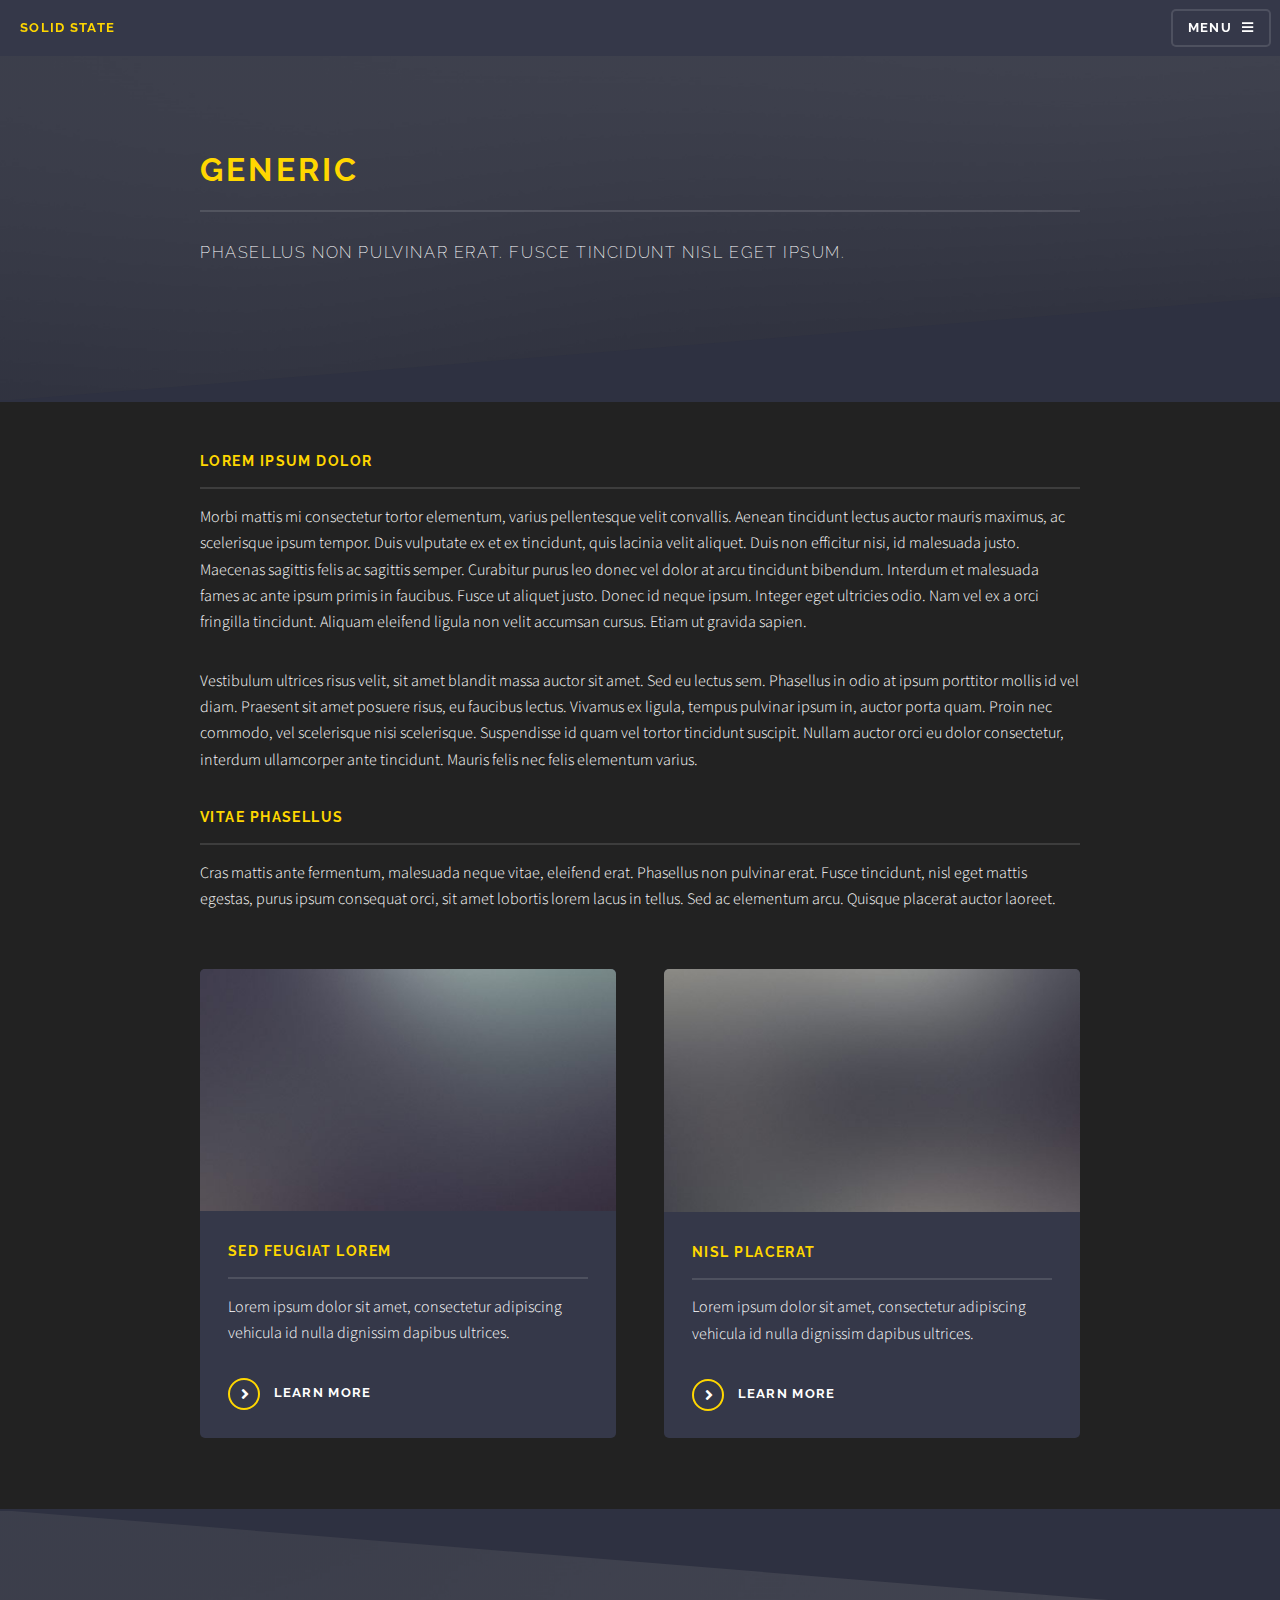
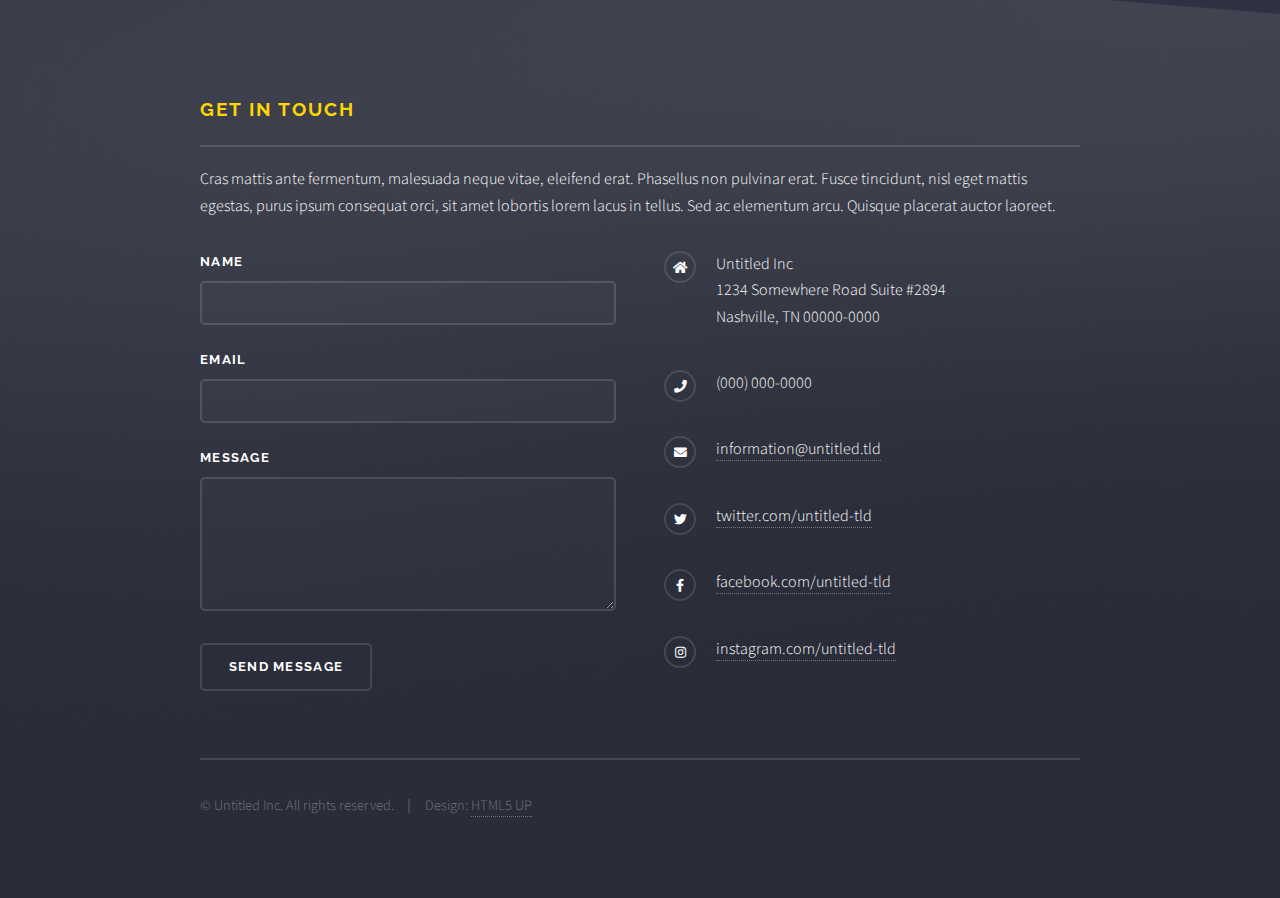
<file: generic.html>
<!DOCTYPE HTML>
<!--
	Solid State by HTML5 UP
	html5up.net | @ajlkn
	Free for personal and commercial use under the CCA 3.0 license (html5up.net/license)
-->
<html>
	<head>
		<title>Generic - Solid State by HTML5 UP</title>
		<meta charset="utf-8" />
		<meta name="viewport" content="width=device-width, initial-scale=1, user-scalable=no" />
		<link rel="stylesheet" href="assets/css/main.css" />
		<noscript><link rel="stylesheet" href="assets/css/noscript.css" /></noscript>
	</head>
	<body class="is-preload">

		<!-- Page Wrapper -->
			<div id="page-wrapper">

				<!-- Header -->
					<header id="header">
						<h1><a href="index.html">Solid State</a></h1>
						<nav>
							<a href="#menu">Menu</a>
						</nav>
					</header>

				<!-- Menu -->
					<nav id="menu">
						<div class="inner">
							<h2>Menu</h2>
							<ul class="links">
								<li><a href="index.html">Home</a></li>
								<li><a href="generic.html">Generic</a></li>
								<li><a href="elements.html">Elements</a></li>
							</ul>
							<a href="#" class="close">Close</a>
						</div>
					</nav>

				<!-- Wrapper -->
					<section id="wrapper">
						<header>
							<div class="inner">
								<h2>Generic</h2>
								<p>Phasellus non pulvinar erat. Fusce tincidunt nisl eget ipsum.</p>
							</div>
						</header>

						<!-- Content -->
							<div class="wrapper">
								<div class="inner">

									<h3 class="major">Lorem ipsum dolor</h3>
									<p>Morbi mattis mi consectetur tortor elementum, varius pellentesque velit convallis. Aenean tincidunt lectus auctor mauris maximus, ac scelerisque ipsum tempor. Duis vulputate ex et ex tincidunt, quis lacinia velit aliquet. Duis non efficitur nisi, id malesuada justo. Maecenas sagittis felis ac sagittis semper. Curabitur purus leo donec vel dolor at arcu tincidunt bibendum. Interdum et malesuada fames ac ante ipsum primis in faucibus. Fusce ut aliquet justo. Donec id neque ipsum. Integer eget ultricies odio. Nam vel ex a orci fringilla tincidunt. Aliquam eleifend ligula non velit accumsan cursus. Etiam ut gravida sapien.</p>

									<p>Vestibulum ultrices risus velit, sit amet blandit massa auctor sit amet. Sed eu lectus sem. Phasellus in odio at ipsum porttitor mollis id vel diam. Praesent sit amet posuere risus, eu faucibus lectus. Vivamus ex ligula, tempus pulvinar ipsum in, auctor porta quam. Proin nec commodo, vel scelerisque nisi scelerisque. Suspendisse id quam vel tortor tincidunt suscipit. Nullam auctor orci eu dolor consectetur, interdum ullamcorper ante tincidunt. Mauris felis nec felis elementum varius.</p>

									<h3 class="major">Vitae phasellus</h3>
									<p>Cras mattis ante fermentum, malesuada neque vitae, eleifend erat. Phasellus non pulvinar erat. Fusce tincidunt, nisl eget mattis egestas, purus ipsum consequat orci, sit amet lobortis lorem lacus in tellus. Sed ac elementum arcu. Quisque placerat auctor laoreet.</p>

									<section class="features">
										<article>
											<a href="#" class="image"><img src="images/pic04.jpg" alt="" /></a>
											<h3 class="major">Sed feugiat lorem</h3>
											<p>Lorem ipsum dolor sit amet, consectetur adipiscing vehicula id nulla dignissim dapibus ultrices.</p>
											<a href="#" class="special">Learn more</a>
										</article>
										<article>
											<a href="#" class="image"><img src="images/pic05.jpg" alt="" /></a>
											<h3 class="major">Nisl placerat</h3>
											<p>Lorem ipsum dolor sit amet, consectetur adipiscing vehicula id nulla dignissim dapibus ultrices.</p>
											<a href="#" class="special">Learn more</a>
										</article>
									</section>

								</div>
							</div>

					</section>

				<!-- Footer -->
					<section id="footer">
						<div class="inner">
							<h2 class="major">Get in touch</h2>
							<p>Cras mattis ante fermentum, malesuada neque vitae, eleifend erat. Phasellus non pulvinar erat. Fusce tincidunt, nisl eget mattis egestas, purus ipsum consequat orci, sit amet lobortis lorem lacus in tellus. Sed ac elementum arcu. Quisque placerat auctor laoreet.</p>
							<form method="post" action="#">
								<div class="fields">
									<div class="field">
										<label for="name">Name</label>
										<input type="text" name="name" id="name" />
									</div>
									<div class="field">
										<label for="email">Email</label>
										<input type="email" name="email" id="email" />
									</div>
									<div class="field">
										<label for="message">Message</label>
										<textarea name="message" id="message" rows="4"></textarea>
									</div>
								</div>
								<ul class="actions">
									<li><input type="submit" value="Send Message" /></li>
								</ul>
							</form>
							<ul class="contact">
								<li class="icon solid fa-home">
									Untitled Inc<br />
									1234 Somewhere Road Suite #2894<br />
									Nashville, TN 00000-0000
								</li>
								<li class="icon solid fa-phone">(000) 000-0000</li>
								<li class="icon solid fa-envelope"><a href="#">information@untitled.tld</a></li>
								<li class="icon brands fa-twitter"><a href="#">twitter.com/untitled-tld</a></li>
								<li class="icon brands fa-facebook-f"><a href="#">facebook.com/untitled-tld</a></li>
								<li class="icon brands fa-instagram"><a href="#">instagram.com/untitled-tld</a></li>
							</ul>
							<ul class="copyright">
								<li>&copy; Untitled Inc. All rights reserved.</li><li>Design: <a href="http://html5up.net">HTML5 UP</a></li>
							</ul>
						</div>
					</section>

			</div>

		<!-- Scripts -->
			<script src="assets/js/jquery.min.js"></script>
			<script src="assets/js/jquery.scrollex.min.js"></script>
			<script src="assets/js/browser.min.js"></script>
			<script src="assets/js/breakpoints.min.js"></script>
			<script src="assets/js/util.js"></script>
			<script src="assets/js/main.js"></script>

	</body>
</html>
</file>
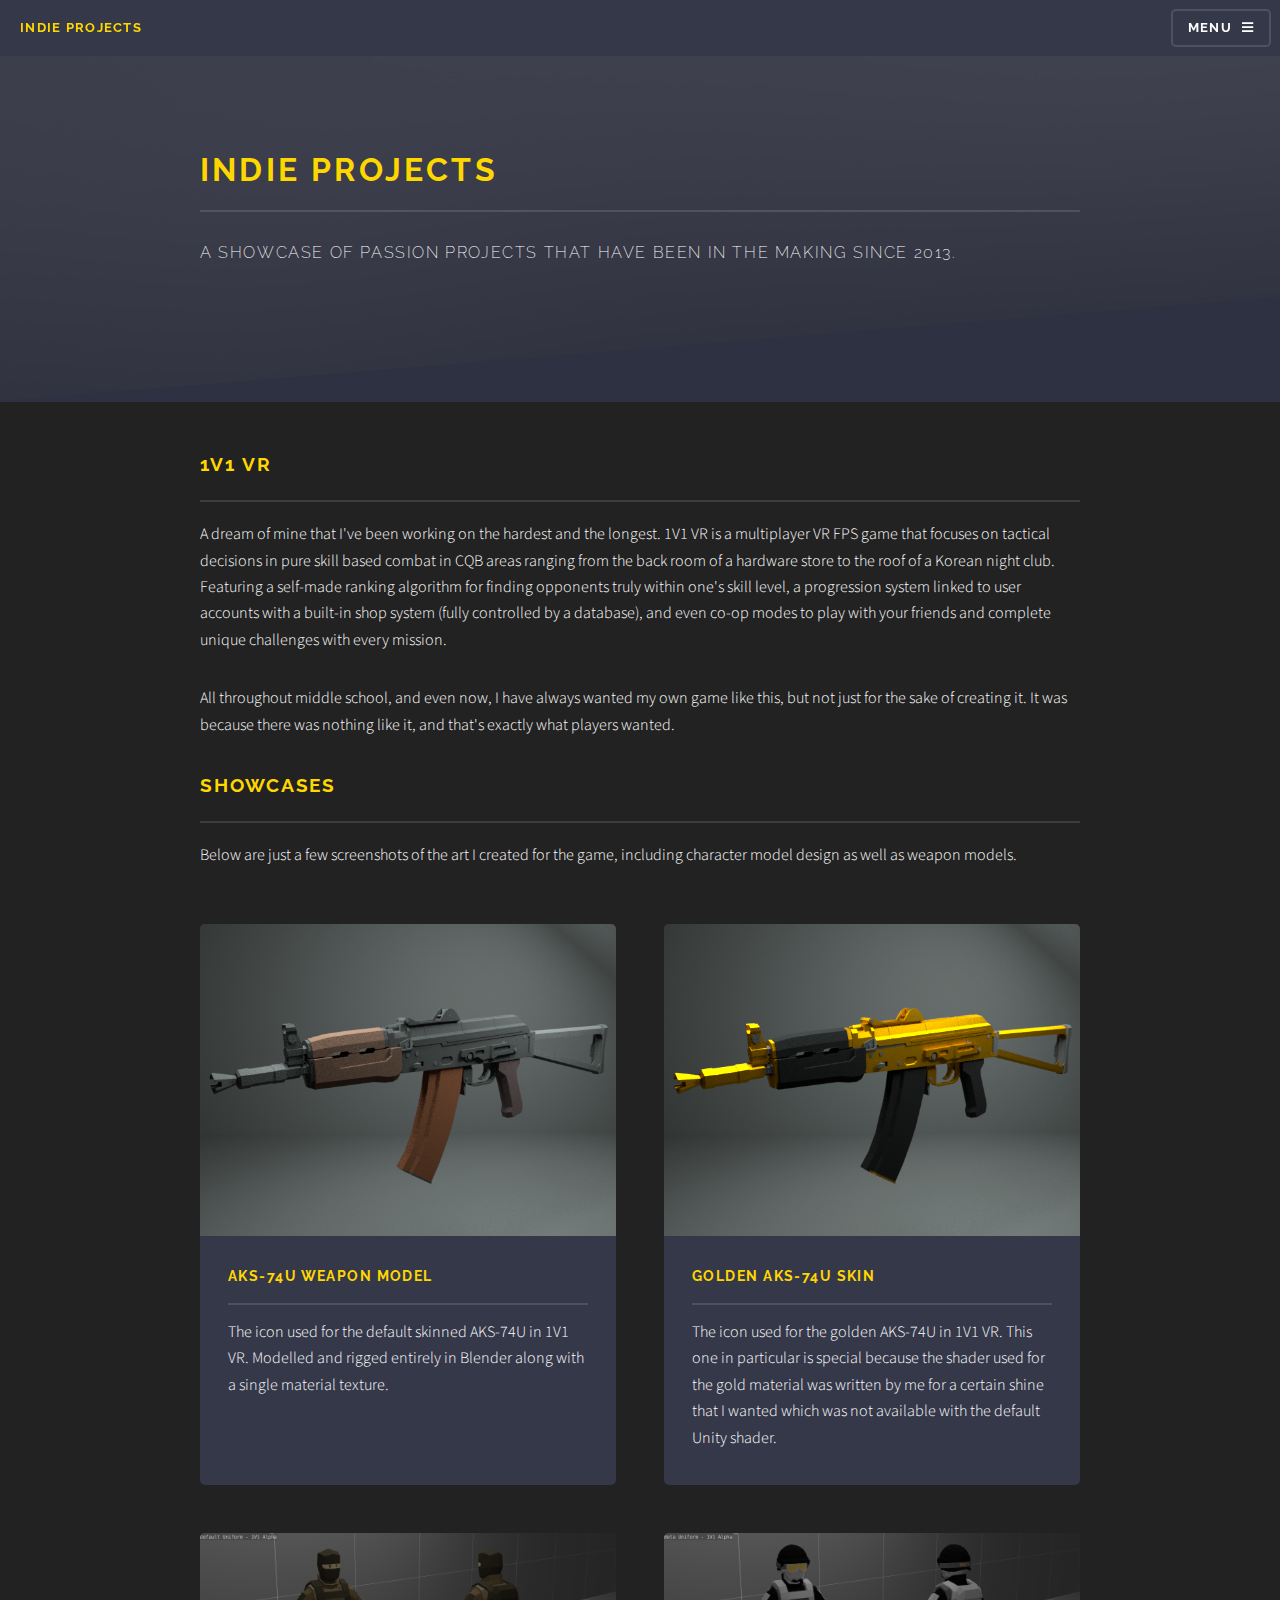
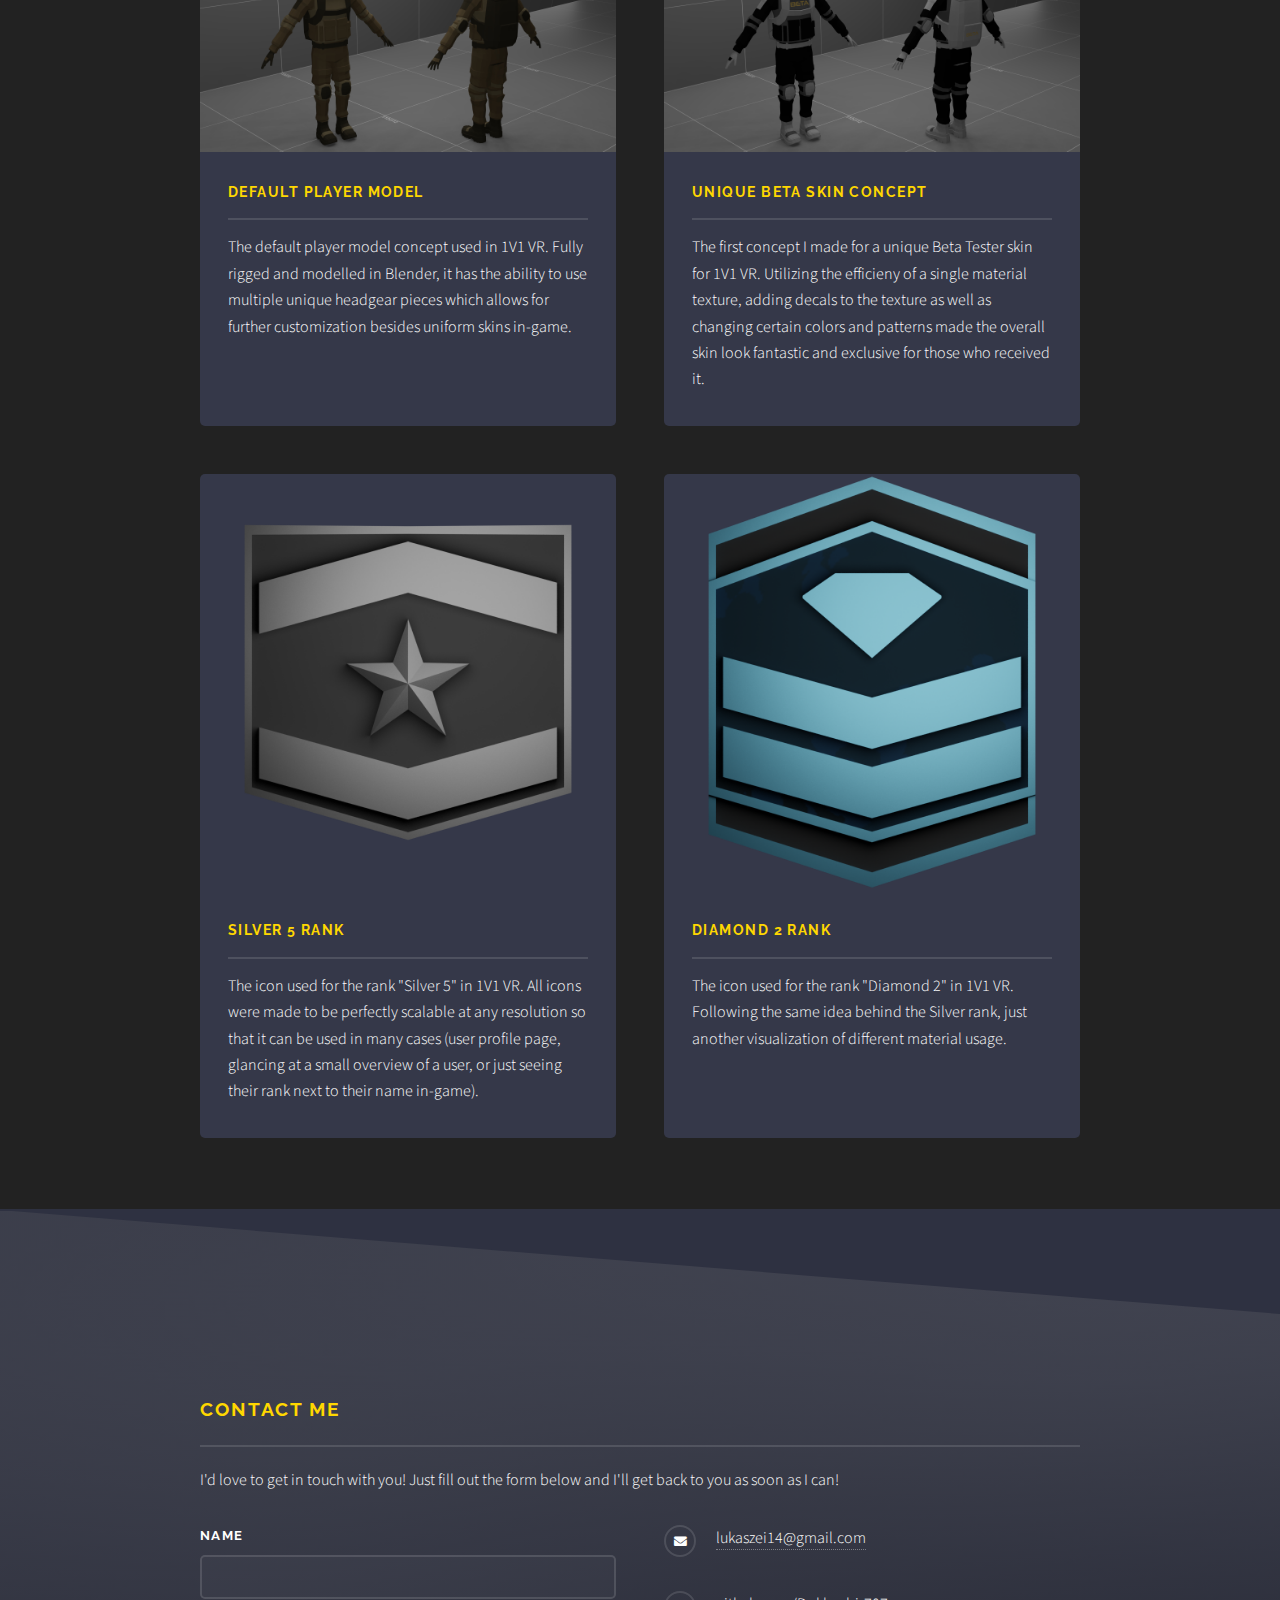
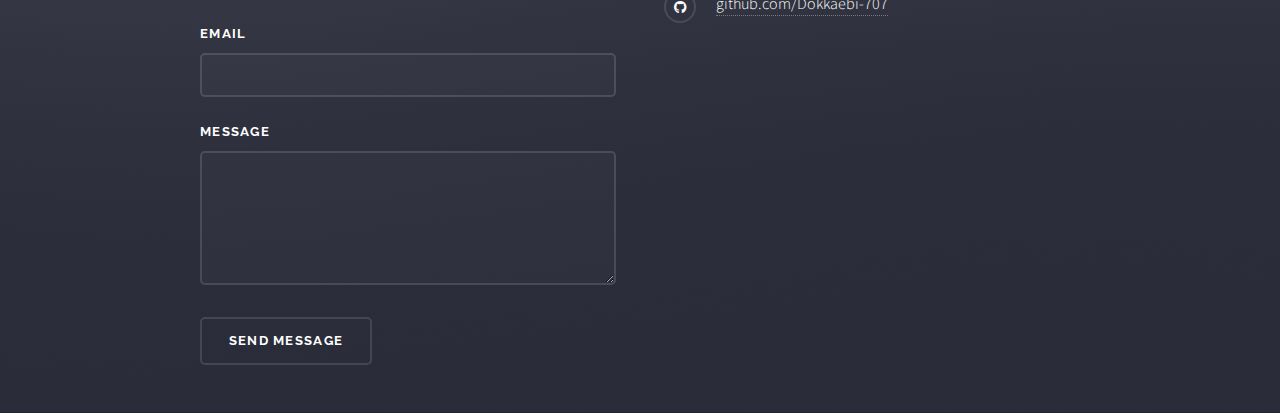
<file: indie.html>
<!DOCTYPE HTML>

<html>
	<head>
		<title>Indie Projects</title>
		<meta charset="utf-8" />
		<meta name="viewport" content="width=device-width, initial-scale=1, user-scalable=no" />
		<link rel="stylesheet" href="assets/css/main.css" />
		<noscript><link rel="stylesheet" href="assets/css/noscript.css" /></noscript>
	</head>
	<body class="is-preload">

		<!-- Page Wrapper -->
			<div id="page-wrapper">

				<!-- Header -->
					<header id="header">
						<h1><a href="index.html">Indie Projects</a></h1>
						<nav>
							<a href="#menu">Menu</a>
						</nav>
					</header>

				<!-- Menu -->
					<nav id="menu">
						<div class="inner">
							<h2>Menu</h2>
							<ul class="links">
								<li><a href="index.html">Home</a></li>
								<li><a href="indie.html">Indie Projects</a></li>
							</ul>
							<a href="#" class="close">Close</a>
						</div>
					</nav>

				<!-- Wrapper -->
					<section id="wrapper">
						<header>
							<div class="inner">
								<h2>Indie Projects</h2>
								<p>A showcase of passion projects that have been in the making since 2013.</p>
							</div>
						</header>

						<!-- Content -->
							<div class="wrapper">
								<div class="inner">

									<h2 class="major">1V1 VR</h2>
									<p>A dream of mine that I've been working on the hardest and the longest.
										1V1 VR is a multiplayer VR FPS game that focuses on tactical decisions in pure 
										skill based combat in CQB areas ranging from the back room of a hardware store
										to the roof of a Korean night club. Featuring a self-made ranking algorithm for
										finding opponents truly within one's skill level, a progression system linked to
										user accounts with a built-in shop system (fully controlled by a database), and even
										co-op modes to play with your friends and complete unique challenges with every mission.
									</p>

									<p>All throughout middle school, and even now, I have always wanted my own game like this, but not
										just for the sake of creating it. It was because there was nothing like it, and that's exactly
										what players wanted.</p>

									<h2 class="major">Showcases</h2>
									<p>Below are just a few screenshots of the art I created for the game, including character model design as well
										as weapon models.</p>

									<section class="features">
										<article>
											<a class="image"><img src="images/aks74u.png" alt="" /></a>
											<h3 class="major">AKS-74U Weapon Model</h3>
											<p>The icon used for the default skinned AKS-74U in 1V1 VR. Modelled
												and rigged entirely in Blender along with a single material texture.
											</p>
										</article>
										<article>
											<a class="image"><img src="images/gold.png" alt="" /></a>
											<h3 class="major">Golden AKS-74U Skin</h3>
											<p>The icon used for the golden AKS-74U in 1V1 VR. This one in
												particular is special because the shader used for the gold
												material was written by me for a certain shine that I wanted
												which was not available with the default Unity shader.
											</p>
										</article>
										<article>
											<a class="image"><img src="images/default.jpg" alt="" /></a>
											<h3 class="major">Default Player Model</h3>
											<p>The default player model concept used in 1V1 VR. Fully rigged
												and modelled in Blender, it has the ability to use multiple unique
												headgear pieces which allows for further customization besides
												uniform skins in-game.
											</p>
										</article>
										<article>
											<a class="image"><img src="images/beta.jpg" alt="" /></a>
											<h3 class="major">Unique Beta Skin Concept</h3>
											<p>The first concept I made for a unique Beta Tester skin for 1V1 VR.
												Utilizing the efficieny of a single material texture, adding decals
												to the texture as well as changing certain colors and patterns made
												the overall skin look fantastic and exclusive for those who received it.
											</p>
										</article>
										<article>
											<a class="image"><img src="images/s5.png" alt="" /></a>
											<h3 class="major">Silver 5 Rank</h3>
											<p>The icon used for the rank "Silver 5" in 1V1 VR. All icons were made to be perfectly
												scalable at any resolution so that it can be used in many cases (user profile page,
												glancing at a small overview of a user, or just seeing their rank next to their name in-game).
											</p>
										</article>
										<article>
											<a class="image"><img src="images/d2.png" alt="" /></a>
											<h3 class="major">Diamond 2 Rank</h3>
											<p>The icon used for the rank "Diamond 2" in 1V1 VR. Following the same idea
												behind the Silver rank, just another visualization of different material usage.
											</p>
										</article>
										
									</section>

								</div>
							</div>

					</section>

				<!-- Footer -->
				<section id="footer">
					<div class="inner">
						<h2 class="major">Contact Me</h2>
						<p>I'd love to get in touch with you! Just fill out the form below and I'll get back to you as soon as I can!</p>
						<form method="post" action="#">
							<div class="fields">
								<div class="field">
									<label for="name">Name</label>
									<input type="text" name="name" id="name" />
								</div>
								<div class="field">
									<label for="email">Email</label>
									<input type="email" name="email" id="email" />
								</div>
								<div class="field">
									<label for="message">Message</label>
									<textarea name="message" id="message" rows="4"></textarea>
								</div>
							</div>
							<ul class="actions">
								<li><input type="submit" value="Send Message" /></li>
							</ul>
						</form>
						<ul class="contact">
							<li class="icon solid fa-envelope"><a href="#">lukaszei14@gmail.com</a></li>
							<li class="icon brands fa-github"><a href="#">github.com/Dokkaebi-707</a></li>
						</ul>
					</div>
				</section>

			</div>

		<!-- Scripts -->
			<script src="assets/js/jquery.min.js"></script>
			<script src="assets/js/jquery.scrollex.min.js"></script>
			<script src="assets/js/browser.min.js"></script>
			<script src="assets/js/breakpoints.min.js"></script>
			<script src="assets/js/util.js"></script>
			<script src="assets/js/main.js"></script>

	</body>
</html>
</file>
<file: assets/css/noscript.css>
/*
	Solid State by HTML5 UP
	html5up.net | @ajlkn
	Free for personal and commercial use under the CCA 3.0 license (html5up.net/license)
*/

/* Banner */

	body.is-preload #banner .logo {
		-moz-transform: none;
		-webkit-transform: none;
		-ms-transform: none;
		transform: none;
		opacity: 1;
	}

	body.is-preload #banner h2 {
		opacity: 1;
		-moz-transform: none;
		-webkit-transform: none;
		-ms-transform: none;
		transform: none;
		-moz-filter: none;
		-webkit-filter: none;
		-ms-filter: none;
		filter: none;
	}

	body.is-preload #banner p {
		opacity: 01;
		-moz-transform: none;
		-webkit-transform: none;
		-ms-transform: none;
		transform: none;
		-moz-filter: none;
		-webkit-filter: none;
		-ms-filter: none;
		filter: none;
	}
</file>
<file: assets/css/main.css>
@import url(fontawesome-all.min.css);
@import url("https://fonts.googleapis.com/css?family=Raleway:200,700|Source+Sans+Pro:300,600,300italic,600italic");



html, body, div, span, applet, object,
iframe, h1, h2, h3, h4, h5, h6, p, blockquote,
pre, a, abbr, acronym, address, big, cite,
code, del, dfn, em, img, ins, kbd, q, s, samp,
small, strike, strong, sub, sup, tt, var, b,
u, i, center, dl, dt, dd, ol, ul, li, fieldset,
form, label, legend, table, caption, tbody,
tfoot, thead, tr, th, td, article, aside,
canvas, details, embed, figure, figcaption,
footer, header, hgroup, menu, nav, output, ruby,
section, summary, time, mark, audio, video {
	margin: 0;
	padding: 0;
	border: 0;
	font-size: 100%;
	font: inherit;
	vertical-align: baseline;}

article, aside, details, figcaption, figure,
footer, header, hgroup, menu, nav, section {
	display: block;}

body {
	line-height: 1;
}

ol, ul {
	list-style: none;
}

blockquote, q {
	quotes: none;
}

	blockquote:before, blockquote:after, q:before, q:after {
		content: '';
		content: none;
	}

table {
	border-collapse: collapse;
	border-spacing: 0;
}

body {
	-webkit-text-size-adjust: none;
}

mark {
	background-color: transparent;
	color: inherit;
}

input::-moz-focus-inner {
	border: 0;
	padding: 0;
}

input, select, textarea {
	-moz-appearance: none;
	-webkit-appearance: none;
	-ms-appearance: none;
	appearance: none;
}

/* Basic */

	@-ms-viewport {
		width: device-width;
	}

	body {
		-ms-overflow-style: scrollbar;
	}

	@media screen and (max-width: 480px) {

		html, body {
			min-width: 320px;
		}

	}

	html {
		box-sizing: border-box;
	}

	*, *:before, *:after {
		box-sizing: inherit;
	}

	body {
		background-color: #000000;
		background-image: linear-gradient(to top, rgb(51,54,70), rgba(0, 0, 0, 0.8)), url("../../images/bg.jpg");
		background-size: auto,
 cover;
		background-attachment: fixed,
 fixed;
		background-position: center,
 center;
	}

		body.is-preload *, body.is-preload *:before, body.is-preload *:after {
			-moz-animation: none !important;
			-webkit-animation: none !important;
			-ms-animation: none !important;
			animation: none !important;
			-moz-transition: none !important;
			-webkit-transition: none !important;
			-ms-transition: none !important;
			transition: none !important;
		}

/* Type */

	body, input, select, textarea {
		color: #ffffff;
		font-family: "Source Sans Pro", Helvetica, sans-serif;
		font-size: 16.5pt;
		font-weight: 300;
		line-height: 1.65;
	}

		@media screen and (max-width: 1680px) {

			body, input, select, textarea {
				font-size: 13pt;
			}

		}

		@media screen and (max-width: 1280px) {

			body, input, select, textarea {
				font-size: 12pt;
			}

		}

		@media screen and (max-width: 980px) {

			body, input, select, textarea {
				font-size: 12pt;
			}

		}

		@media screen and (max-width: 736px) {

			body, input, select, textarea {
				font-size: 12pt;
			}

		}

		@media screen and (max-width: 480px) {

			body, input, select, textarea {
				font-size: 12pt;
			}

		}

	a {
		-moz-transition: color 0.2s ease-in-out, border-bottom-color 0.2s ease-in-out;
		-webkit-transition: color 0.2s ease-in-out, border-bottom-color 0.2s ease-in-out;
		-ms-transition: color 0.2s ease-in-out, border-bottom-color 0.2s ease-in-out;
		transition: color 0.2s ease-in-out, border-bottom-color 0.2s ease-in-out;
		border-bottom: dotted 1px rgba(255, 255, 255, 0.35);
		color: #ffffff;
		text-decoration: none;
	}

		a:hover {
			border-bottom-color: transparent;
			color: #ffffff !important;
		}

		a.special:not(.button) {
			text-decoration: none;
			border-bottom: 0;
			display: block;
			font-family: Raleway, Helvetica, sans-serif;
			font-size: 0.8em;
			font-weight: 700;
			letter-spacing: 0.1em;
			margin: 0 0 2em 0;
			text-transform: uppercase;
		}

			a.special:not(.button):before {
				-moz-osx-font-smoothing: grayscale;
				-webkit-font-smoothing: antialiased;
				display: inline-block;
				font-style: normal;
				font-variant: normal;
				text-rendering: auto;
				line-height: 1;
				text-transform: none !important;
				font-family: 'Font Awesome 5 Free';
				font-weight: 900;
			}

			a.special:not(.button):before {
				-moz-transition: background-color 0.2s ease-in-out;
				-webkit-transition: background-color 0.2s ease-in-out;
				-ms-transition: background-color 0.2s ease-in-out;
				transition: background-color 0.2s ease-in-out;
				border-radius: 100%;
				border: solid 2px rgb(255, 215, 0);
				content: '\f105';
				display: inline-block;
				font-size: 1.25em;
				height: 2em;
				line-height: 1.75em;
				margin-right: 0.85em;
				text-align: center;
				text-indent: 0.15em;
				vertical-align: middle;
				width: 2em;
			}

			a.special:not(.button):hover:before {
				background-color: rgba(255, 255, 255, 0.3);
			}

			a.special:not(.button):active:before {
				background-color: rgba(255, 255, 255, 0.1);
			}

	strong, b {
		color: #ffffff;
		font-weight: 600;
	}

	em, i {
		font-style: italic;
	}

	p {
		margin: 0 0 2em 0;
	}

	h1, h2, h3, h4, h5, h6 {
		color: rgb(255, 215, 0);
		font-family: Raleway, Helvetica, sans-serif;
		font-weight: 700;
		letter-spacing: 0.1em;
		margin: 0 0 1em 0;
		text-transform: uppercase;
	}

		h1 a, h2 a, h3 a, h4 a, h5 a, h6 a {
			color: inherit;
			text-decoration: none;
			border-bottom: 0;
		}

		h1 span, h2 span, h3 span, h4 span, h5 span, h6 span {
			font-weight: 200;
		}

		h1.major, h2.major, h3.major, h4.major, h5.major, h6.major {
			padding-bottom: 1em;
			border-bottom: solid 2px rgba(255, 255, 255, 0.125);
		}

	h2 {
		font-size: 1.2em;
	}

	h3 {
		font-size: 0.9em;
	}

	h4 {
		font-size: 0.7em;
	}

	h5 {
		font-size: 0.7em;
	}

	h6 {
		font-size: 0.7em;
	}

	@media screen and (max-width: 736px) {

		h2 {
			font-size: 1em;
		}

		h3 {
			font-size: 0.8em;
		}

	}

	sub {
		font-size: 0.8em;
		position: relative;
		top: 0.5em;
	}

	sup {
		font-size: 0.8em;
		position: relative;
		top: -0.5em;
	}

	blockquote {
		border-left: solid 4px rgba(255, 255, 255, 0.125);
		font-style: italic;
		margin: 0 0 2em 0;
		padding: 0.5em 0 0.5em 2em;
	}

	code {
		background: rgba(255, 255, 255, 0.025);
		border-radius: 5px;
		border: solid 2px rgba(255, 255, 255, 0.125);
		font-family: "Courier New", monospace;
		font-size: 0.9em;
		margin: 0 0.25em;
		padding: 0.25em 0.65em;
	}

	pre {
		-webkit-overflow-scrolling: touch;
		font-family: "Courier New", monospace;
		font-size: 0.9em;
		margin: 0 0 2em 0;
	}

		pre code {
			display: block;
			line-height: 1.75em;
			padding: 1em 1.5em;
			overflow-x: auto;
		}

	hr {
		border: 0;
		border-bottom: solid 2px rgba(255, 255, 255, 0.125);
		margin: 2.5em 0;
	}

		hr.major {
			margin: 4em 0;
		}

	.align-left {
		text-align: left;
	}

	.align-center {
		text-align: center;
	}

	.align-right {
		text-align: right;
	}

/* Row */

	.row {
		display: flex;
		flex-wrap: wrap;
		box-sizing: border-box;
		align-items: stretch;
	}

		.row > * {
			box-sizing: border-box;
		}

		.row.gtr-uniform > * > :last-child {
			margin-bottom: 0;
		}

		.row.aln-left {
			justify-content: flex-start;
		}

		.row.aln-center {
			justify-content: center;
		}

		.row.aln-right {
			justify-content: flex-end;
		}

		.row.aln-top {
			align-items: flex-start;
		}

		.row.aln-middle {
			align-items: center;
		}

		.row.aln-bottom {
			align-items: flex-end;
		}

		.row > .imp {
			order: -1;
		}

		.row > .col-1 {
			width: 8.33333%;
		}

		.row > .off-1 {
			margin-left: 8.33333%;
		}

		.row > .col-2 {
			width: 16.66667%;
		}

		.row > .off-2 {
			margin-left: 16.66667%;
		}

		.row > .col-3 {
			width: 25%;
		}

		.row > .off-3 {
			margin-left: 25%;
		}

		.row > .col-4 {
			width: 33.33333%;
		}

		.row > .off-4 {
			margin-left: 33.33333%;
		}

		.row > .col-5 {
			width: 41.66667%;
		}

		.row > .off-5 {
			margin-left: 41.66667%;
		}

		.row > .col-6 {
			width: 50%;
		}

		.row > .off-6 {
			margin-left: 50%;
		}

		.row > .col-7 {
			width: 58.33333%;
		}

		.row > .off-7 {
			margin-left: 58.33333%;
		}

		.row > .col-8 {
			width: 66.66667%;
		}

		.row > .off-8 {
			margin-left: 66.66667%;
		}

		.row > .col-9 {
			width: 75%;
		}

		.row > .off-9 {
			margin-left: 75%;
		}

		.row > .col-10 {
			width: 83.33333%;
		}

		.row > .off-10 {
			margin-left: 83.33333%;
		}

		.row > .col-11 {
			width: 91.66667%;
		}

		.row > .off-11 {
			margin-left: 91.66667%;
		}

		.row > .col-12 {
			width: 100%;
		}

		.row > .off-12 {
			margin-left: 100%;
		}

		.row.gtr-0 {
			margin-top: 0;
			margin-left: 0em;
		}

			.row.gtr-0 > * {
				padding: 0 0 0 0em;
			}

			.row.gtr-0.gtr-uniform {
				margin-top: 0em;
			}

				.row.gtr-0.gtr-uniform > * {
					padding-top: 0em;
				}

		.row.gtr-25 {
			margin-top: 0;
			margin-left: -0.4375em;
		}

			.row.gtr-25 > * {
				padding: 0 0 0 0.4375em;
			}

			.row.gtr-25.gtr-uniform {
				margin-top: -0.4375em;
			}

				.row.gtr-25.gtr-uniform > * {
					padding-top: 0.4375em;
				}

		.row.gtr-50 {
			margin-top: 0;
			margin-left: -0.875em;
		}

			.row.gtr-50 > * {
				padding: 0 0 0 0.875em;
			}

			.row.gtr-50.gtr-uniform {
				margin-top: -0.875em;
			}

				.row.gtr-50.gtr-uniform > * {
					padding-top: 0.875em;
				}

		.row {
			margin-top: 0;
			margin-left: -1.75em;
		}

			.row > * {
				padding: 0 0 0 1.75em;
			}

			.row.gtr-uniform {
				margin-top: -1.75em;
			}

				.row.gtr-uniform > * {
					padding-top: 1.75em;
				}

		.row.gtr-150 {
			margin-top: 0;
			margin-left: -2.625em;
		}

			.row.gtr-150 > * {
				padding: 0 0 0 2.625em;
			}

			.row.gtr-150.gtr-uniform {
				margin-top: -2.625em;
			}

				.row.gtr-150.gtr-uniform > * {
					padding-top: 2.625em;
				}

		.row.gtr-200 {
			margin-top: 0;
			margin-left: -3.5em;
		}

			.row.gtr-200 > * {
				padding: 0 0 0 3.5em;
			}

			.row.gtr-200.gtr-uniform {
				margin-top: -3.5em;
			}

				.row.gtr-200.gtr-uniform > * {
					padding-top: 3.5em;
				}

		@media screen and (max-width: 1680px) {

			.row {
				display: flex;
				flex-wrap: wrap;
				box-sizing: border-box;
				align-items: stretch;
			}

				.row > * {
					box-sizing: border-box;
				}

				.row.gtr-uniform > * > :last-child {
					margin-bottom: 0;
				}

				.row.aln-left {
					justify-content: flex-start;
				}

				.row.aln-center {
					justify-content: center;
				}

				.row.aln-right {
					justify-content: flex-end;
				}

				.row.aln-top {
					align-items: flex-start;
				}

				.row.aln-middle {
					align-items: center;
				}

				.row.aln-bottom {
					align-items: flex-end;
				}

				.row > .imp-xlarge {
					order: -1;
				}

				.row > .col-1-xlarge {
					width: 8.33333%;
				}

				.row > .off-1-xlarge {
					margin-left: 8.33333%;
				}

				.row > .col-2-xlarge {
					width: 16.66667%;
				}

				.row > .off-2-xlarge {
					margin-left: 16.66667%;
				}

				.row > .col-3-xlarge {
					width: 25%;
				}

				.row > .off-3-xlarge {
					margin-left: 25%;
				}

				.row > .col-4-xlarge {
					width: 33.33333%;
				}

				.row > .off-4-xlarge {
					margin-left: 33.33333%;
				}

				.row > .col-5-xlarge {
					width: 41.66667%;
				}

				.row > .off-5-xlarge {
					margin-left: 41.66667%;
				}

				.row > .col-6-xlarge {
					width: 50%;
				}

				.row > .off-6-xlarge {
					margin-left: 50%;
				}

				.row > .col-7-xlarge {
					width: 58.33333%;
				}

				.row > .off-7-xlarge {
					margin-left: 58.33333%;
				}

				.row > .col-8-xlarge {
					width: 66.66667%;
				}

				.row > .off-8-xlarge {
					margin-left: 66.66667%;
				}

				.row > .col-9-xlarge {
					width: 75%;
				}

				.row > .off-9-xlarge {
					margin-left: 75%;
				}

				.row > .col-10-xlarge {
					width: 83.33333%;
				}

				.row > .off-10-xlarge {
					margin-left: 83.33333%;
				}

				.row > .col-11-xlarge {
					width: 91.66667%;
				}

				.row > .off-11-xlarge {
					margin-left: 91.66667%;
				}

				.row > .col-12-xlarge {
					width: 100%;
				}

				.row > .off-12-xlarge {
					margin-left: 100%;
				}

				.row.gtr-0 {
					margin-top: 0;
					margin-left: 0em;
				}

					.row.gtr-0 > * {
						padding: 0 0 0 0em;
					}

					.row.gtr-0.gtr-uniform {
						margin-top: 0em;
					}

						.row.gtr-0.gtr-uniform > * {
							padding-top: 0em;
						}

				.row.gtr-25 {
					margin-top: 0;
					margin-left: -0.4375em;
				}

					.row.gtr-25 > * {
						padding: 0 0 0 0.4375em;
					}

					.row.gtr-25.gtr-uniform {
						margin-top: -0.4375em;
					}

						.row.gtr-25.gtr-uniform > * {
							padding-top: 0.4375em;
						}

				.row.gtr-50 {
					margin-top: 0;
					margin-left: -0.875em;
				}

					.row.gtr-50 > * {
						padding: 0 0 0 0.875em;
					}

					.row.gtr-50.gtr-uniform {
						margin-top: -0.875em;
					}

						.row.gtr-50.gtr-uniform > * {
							padding-top: 0.875em;
						}

				.row {
					margin-top: 0;
					margin-left: -1.75em;
				}

					.row > * {
						padding: 0 0 0 1.75em;
					}

					.row.gtr-uniform {
						margin-top: -1.75em;
					}

						.row.gtr-uniform > * {
							padding-top: 1.75em;
						}

				.row.gtr-150 {
					margin-top: 0;
					margin-left: -2.625em;
				}

					.row.gtr-150 > * {
						padding: 0 0 0 2.625em;
					}

					.row.gtr-150.gtr-uniform {
						margin-top: -2.625em;
					}

						.row.gtr-150.gtr-uniform > * {
							padding-top: 2.625em;
						}

				.row.gtr-200 {
					margin-top: 0;
					margin-left: -3.5em;
				}

					.row.gtr-200 > * {
						padding: 0 0 0 3.5em;
					}

					.row.gtr-200.gtr-uniform {
						margin-top: -3.5em;
					}

						.row.gtr-200.gtr-uniform > * {
							padding-top: 3.5em;
						}

		}

		@media screen and (max-width: 1280px) {

			.row {
				display: flex;
				flex-wrap: wrap;
				box-sizing: border-box;
				align-items: stretch;
			}

				.row > * {
					box-sizing: border-box;
				}

				.row.gtr-uniform > * > :last-child {
					margin-bottom: 0;
				}

				.row.aln-left {
					justify-content: flex-start;
				}

				.row.aln-center {
					justify-content: center;
				}

				.row.aln-right {
					justify-content: flex-end;
				}

				.row.aln-top {
					align-items: flex-start;
				}

				.row.aln-middle {
					align-items: center;
				}

				.row.aln-bottom {
					align-items: flex-end;
				}

				.row > .imp-large {
					order: -1;
				}

				.row > .col-1-large {
					width: 8.33333%;
				}

				.row > .off-1-large {
					margin-left: 8.33333%;
				}

				.row > .col-2-large {
					width: 16.66667%;
				}

				.row > .off-2-large {
					margin-left: 16.66667%;
				}

				.row > .col-3-large {
					width: 25%;
				}

				.row > .off-3-large {
					margin-left: 25%;
				}

				.row > .col-4-large {
					width: 33.33333%;
				}

				.row > .off-4-large {
					margin-left: 33.33333%;
				}

				.row > .col-5-large {
					width: 41.66667%;
				}

				.row > .off-5-large {
					margin-left: 41.66667%;
				}

				.row > .col-6-large {
					width: 50%;
				}

				.row > .off-6-large {
					margin-left: 50%;
				}

				.row > .col-7-large {
					width: 58.33333%;
				}

				.row > .off-7-large {
					margin-left: 58.33333%;
				}

				.row > .col-8-large {
					width: 66.66667%;
				}

				.row > .off-8-large {
					margin-left: 66.66667%;
				}

				.row > .col-9-large {
					width: 75%;
				}

				.row > .off-9-large {
					margin-left: 75%;
				}

				.row > .col-10-large {
					width: 83.33333%;
				}

				.row > .off-10-large {
					margin-left: 83.33333%;
				}

				.row > .col-11-large {
					width: 91.66667%;
				}

				.row > .off-11-large {
					margin-left: 91.66667%;
				}

				.row > .col-12-large {
					width: 100%;
				}

				.row > .off-12-large {
					margin-left: 100%;
				}

				.row.gtr-0 {
					margin-top: 0;
					margin-left: 0em;
				}

					.row.gtr-0 > * {
						padding: 0 0 0 0em;
					}

					.row.gtr-0.gtr-uniform {
						margin-top: 0em;
					}

						.row.gtr-0.gtr-uniform > * {
							padding-top: 0em;
						}

				.row.gtr-25 {
					margin-top: 0;
					margin-left: -0.4375em;
				}

					.row.gtr-25 > * {
						padding: 0 0 0 0.4375em;
					}

					.row.gtr-25.gtr-uniform {
						margin-top: -0.4375em;
					}

						.row.gtr-25.gtr-uniform > * {
							padding-top: 0.4375em;
						}

				.row.gtr-50 {
					margin-top: 0;
					margin-left: -0.875em;
				}

					.row.gtr-50 > * {
						padding: 0 0 0 0.875em;
					}

					.row.gtr-50.gtr-uniform {
						margin-top: -0.875em;
					}

						.row.gtr-50.gtr-uniform > * {
							padding-top: 0.875em;
						}

				.row {
					margin-top: 0;
					margin-left: -1.75em;
				}

					.row > * {
						padding: 0 0 0 1.75em;
					}

					.row.gtr-uniform {
						margin-top: -1.75em;
					}

						.row.gtr-uniform > * {
							padding-top: 1.75em;
						}

				.row.gtr-150 {
					margin-top: 0;
					margin-left: -2.625em;
				}

					.row.gtr-150 > * {
						padding: 0 0 0 2.625em;
					}

					.row.gtr-150.gtr-uniform {
						margin-top: -2.625em;
					}

						.row.gtr-150.gtr-uniform > * {
							padding-top: 2.625em;
						}

				.row.gtr-200 {
					margin-top: 0;
					margin-left: -3.5em;
				}

					.row.gtr-200 > * {
						padding: 0 0 0 3.5em;
					}

					.row.gtr-200.gtr-uniform {
						margin-top: -3.5em;
					}

						.row.gtr-200.gtr-uniform > * {
							padding-top: 3.5em;
						}

		}

		@media screen and (max-width: 980px) {

			.row {
				display: flex;
				flex-wrap: wrap;
				box-sizing: border-box;
				align-items: stretch;
			}

				.row > * {
					box-sizing: border-box;
				}

				.row.gtr-uniform > * > :last-child {
					margin-bottom: 0;
				}

				.row.aln-left {
					justify-content: flex-start;
				}

				.row.aln-center {
					justify-content: center;
				}

				.row.aln-right {
					justify-content: flex-end;
				}

				.row.aln-top {
					align-items: flex-start;
				}

				.row.aln-middle {
					align-items: center;
				}

				.row.aln-bottom {
					align-items: flex-end;
				}

				.row > .imp-medium {
					order: -1;
				}

				.row > .col-1-medium {
					width: 8.33333%;
				}

				.row > .off-1-medium {
					margin-left: 8.33333%;
				}

				.row > .col-2-medium {
					width: 16.66667%;
				}

				.row > .off-2-medium {
					margin-left: 16.66667%;
				}

				.row > .col-3-medium {
					width: 25%;
				}

				.row > .off-3-medium {
					margin-left: 25%;
				}

				.row > .col-4-medium {
					width: 33.33333%;
				}

				.row > .off-4-medium {
					margin-left: 33.33333%;
				}

				.row > .col-5-medium {
					width: 41.66667%;
				}

				.row > .off-5-medium {
					margin-left: 41.66667%;
				}

				.row > .col-6-medium {
					width: 50%;
				}

				.row > .off-6-medium {
					margin-left: 50%;
				}

				.row > .col-7-medium {
					width: 58.33333%;
				}

				.row > .off-7-medium {
					margin-left: 58.33333%;
				}

				.row > .col-8-medium {
					width: 66.66667%;
				}

				.row > .off-8-medium {
					margin-left: 66.66667%;
				}

				.row > .col-9-medium {
					width: 75%;
				}

				.row > .off-9-medium {
					margin-left: 75%;
				}

				.row > .col-10-medium {
					width: 83.33333%;
				}

				.row > .off-10-medium {
					margin-left: 83.33333%;
				}

				.row > .col-11-medium {
					width: 91.66667%;
				}

				.row > .off-11-medium {
					margin-left: 91.66667%;
				}

				.row > .col-12-medium {
					width: 100%;
				}

				.row > .off-12-medium {
					margin-left: 100%;
				}

				.row.gtr-0 {
					margin-top: 0;
					margin-left: 0em;
				}

					.row.gtr-0 > * {
						padding: 0 0 0 0em;
					}

					.row.gtr-0.gtr-uniform {
						margin-top: 0em;
					}

						.row.gtr-0.gtr-uniform > * {
							padding-top: 0em;
						}

				.row.gtr-25 {
					margin-top: 0;
					margin-left: -0.4375em;
				}

					.row.gtr-25 > * {
						padding: 0 0 0 0.4375em;
					}

					.row.gtr-25.gtr-uniform {
						margin-top: -0.4375em;
					}

						.row.gtr-25.gtr-uniform > * {
							padding-top: 0.4375em;
						}

				.row.gtr-50 {
					margin-top: 0;
					margin-left: -0.875em;
				}

					.row.gtr-50 > * {
						padding: 0 0 0 0.875em;
					}

					.row.gtr-50.gtr-uniform {
						margin-top: -0.875em;
					}

						.row.gtr-50.gtr-uniform > * {
							padding-top: 0.875em;
						}

				.row {
					margin-top: 0;
					margin-left: -1.75em;
				}

					.row > * {
						padding: 0 0 0 1.75em;
					}

					.row.gtr-uniform {
						margin-top: -1.75em;
					}

						.row.gtr-uniform > * {
							padding-top: 1.75em;
						}

				.row.gtr-150 {
					margin-top: 0;
					margin-left: -2.625em;
				}

					.row.gtr-150 > * {
						padding: 0 0 0 2.625em;
					}

					.row.gtr-150.gtr-uniform {
						margin-top: -2.625em;
					}

						.row.gtr-150.gtr-uniform > * {
							padding-top: 2.625em;
						}

				.row.gtr-200 {
					margin-top: 0;
					margin-left: -3.5em;
				}

					.row.gtr-200 > * {
						padding: 0 0 0 3.5em;
					}

					.row.gtr-200.gtr-uniform {
						margin-top: -3.5em;
					}

						.row.gtr-200.gtr-uniform > * {
							padding-top: 3.5em;
						}

		}

		@media screen and (max-width: 736px) {

			.row {
				display: flex;
				flex-wrap: wrap;
				box-sizing: border-box;
				align-items: stretch;
			}

				.row > * {
					box-sizing: border-box;
				}

				.row.gtr-uniform > * > :last-child {
					margin-bottom: 0;
				}

				.row.aln-left {
					justify-content: flex-start;
				}

				.row.aln-center {
					justify-content: center;
				}

				.row.aln-right {
					justify-content: flex-end;
				}

				.row.aln-top {
					align-items: flex-start;
				}

				.row.aln-middle {
					align-items: center;
				}

				.row.aln-bottom {
					align-items: flex-end;
				}

				.row > .imp-small {
					order: -1;
				}

				.row > .col-1-small {
					width: 8.33333%;
				}

				.row > .off-1-small {
					margin-left: 8.33333%;
				}

				.row > .col-2-small {
					width: 16.66667%;
				}

				.row > .off-2-small {
					margin-left: 16.66667%;
				}

				.row > .col-3-small {
					width: 25%;
				}

				.row > .off-3-small {
					margin-left: 25%;
				}

				.row > .col-4-small {
					width: 33.33333%;
				}

				.row > .off-4-small {
					margin-left: 33.33333%;
				}

				.row > .col-5-small {
					width: 41.66667%;
				}

				.row > .off-5-small {
					margin-left: 41.66667%;
				}

				.row > .col-6-small {
					width: 50%;
				}

				.row > .off-6-small {
					margin-left: 50%;
				}

				.row > .col-7-small {
					width: 58.33333%;
				}

				.row > .off-7-small {
					margin-left: 58.33333%;
				}

				.row > .col-8-small {
					width: 66.66667%;
				}

				.row > .off-8-small {
					margin-left: 66.66667%;
				}

				.row > .col-9-small {
					width: 75%;
				}

				.row > .off-9-small {
					margin-left: 75%;
				}

				.row > .col-10-small {
					width: 83.33333%;
				}

				.row > .off-10-small {
					margin-left: 83.33333%;
				}

				.row > .col-11-small {
					width: 91.66667%;
				}

				.row > .off-11-small {
					margin-left: 91.66667%;
				}

				.row > .col-12-small {
					width: 100%;
				}

				.row > .off-12-small {
					margin-left: 100%;
				}

				.row.gtr-0 {
					margin-top: 0;
					margin-left: 0em;
				}

					.row.gtr-0 > * {
						padding: 0 0 0 0em;
					}

					.row.gtr-0.gtr-uniform {
						margin-top: 0em;
					}

						.row.gtr-0.gtr-uniform > * {
							padding-top: 0em;
						}

				.row.gtr-25 {
					margin-top: 0;
					margin-left: -0.3125em;
				}

					.row.gtr-25 > * {
						padding: 0 0 0 0.3125em;
					}

					.row.gtr-25.gtr-uniform {
						margin-top: -0.3125em;
					}

						.row.gtr-25.gtr-uniform > * {
							padding-top: 0.3125em;
						}

				.row.gtr-50 {
					margin-top: 0;
					margin-left: -0.625em;
				}

					.row.gtr-50 > * {
						padding: 0 0 0 0.625em;
					}

					.row.gtr-50.gtr-uniform {
						margin-top: -0.625em;
					}

						.row.gtr-50.gtr-uniform > * {
							padding-top: 0.625em;
						}

				.row {
					margin-top: 0;
					margin-left: -1.25em;
				}

					.row > * {
						padding: 0 0 0 1.25em;
					}

					.row.gtr-uniform {
						margin-top: -1.25em;
					}

						.row.gtr-uniform > * {
							padding-top: 1.25em;
						}

				.row.gtr-150 {
					margin-top: 0;
					margin-left: -1.875em;
				}

					.row.gtr-150 > * {
						padding: 0 0 0 1.875em;
					}

					.row.gtr-150.gtr-uniform {
						margin-top: -1.875em;
					}

						.row.gtr-150.gtr-uniform > * {
							padding-top: 1.875em;
						}

				.row.gtr-200 {
					margin-top: 0;
					margin-left: -2.5em;
				}

					.row.gtr-200 > * {
						padding: 0 0 0 2.5em;
					}

					.row.gtr-200.gtr-uniform {
						margin-top: -2.5em;
					}

						.row.gtr-200.gtr-uniform > * {
							padding-top: 2.5em;
						}

		}

		@media screen and (max-width: 480px) {

			.row {
				display: flex;
				flex-wrap: wrap;
				box-sizing: border-box;
				align-items: stretch;
			}

				.row > * {
					box-sizing: border-box;
				}

				.row.gtr-uniform > * > :last-child {
					margin-bottom: 0;
				}

				.row.aln-left {
					justify-content: flex-start;
				}

				.row.aln-center {
					justify-content: center;
				}

				.row.aln-right {
					justify-content: flex-end;
				}

				.row.aln-top {
					align-items: flex-start;
				}

				.row.aln-middle {
					align-items: center;
				}

				.row.aln-bottom {
					align-items: flex-end;
				}

				.row > .imp-xsmall {
					order: -1;
				}

				.row > .col-1-xsmall {
					width: 8.33333%;
				}

				.row > .off-1-xsmall {
					margin-left: 8.33333%;
				}

				.row > .col-2-xsmall {
					width: 16.66667%;
				}

				.row > .off-2-xsmall {
					margin-left: 16.66667%;
				}

				.row > .col-3-xsmall {
					width: 25%;
				}

				.row > .off-3-xsmall {
					margin-left: 25%;
				}

				.row > .col-4-xsmall {
					width: 33.33333%;
				}

				.row > .off-4-xsmall {
					margin-left: 33.33333%;
				}

				.row > .col-5-xsmall {
					width: 41.66667%;
				}

				.row > .off-5-xsmall {
					margin-left: 41.66667%;
				}

				.row > .col-6-xsmall {
					width: 50%;
				}

				.row > .off-6-xsmall {
					margin-left: 50%;
				}

				.row > .col-7-xsmall {
					width: 58.33333%;
				}

				.row > .off-7-xsmall {
					margin-left: 58.33333%;
				}

				.row > .col-8-xsmall {
					width: 66.66667%;
				}

				.row > .off-8-xsmall {
					margin-left: 66.66667%;
				}

				.row > .col-9-xsmall {
					width: 75%;
				}

				.row > .off-9-xsmall {
					margin-left: 75%;
				}

				.row > .col-10-xsmall {
					width: 83.33333%;
				}

				.row > .off-10-xsmall {
					margin-left: 83.33333%;
				}

				.row > .col-11-xsmall {
					width: 91.66667%;
				}

				.row > .off-11-xsmall {
					margin-left: 91.66667%;
				}

				.row > .col-12-xsmall {
					width: 100%;
				}

				.row > .off-12-xsmall {
					margin-left: 100%;
				}

				.row.gtr-0 {
					margin-top: 0;
					margin-left: 0em;
				}

					.row.gtr-0 > * {
						padding: 0 0 0 0em;
					}

					.row.gtr-0.gtr-uniform {
						margin-top: 0em;
					}

						.row.gtr-0.gtr-uniform > * {
							padding-top: 0em;
						}

				.row.gtr-25 {
					margin-top: 0;
					margin-left: -0.3125em;
				}

					.row.gtr-25 > * {
						padding: 0 0 0 0.3125em;
					}

					.row.gtr-25.gtr-uniform {
						margin-top: -0.3125em;
					}

						.row.gtr-25.gtr-uniform > * {
							padding-top: 0.3125em;
						}

				.row.gtr-50 {
					margin-top: 0;
					margin-left: -0.625em;
				}

					.row.gtr-50 > * {
						padding: 0 0 0 0.625em;
					}

					.row.gtr-50.gtr-uniform {
						margin-top: -0.625em;
					}

						.row.gtr-50.gtr-uniform > * {
							padding-top: 0.625em;
						}

				.row {
					margin-top: 0;
					margin-left: -1.25em;
				}

					.row > * {
						padding: 0 0 0 1.25em;
					}

					.row.gtr-uniform {
						margin-top: -1.25em;
					}

						.row.gtr-uniform > * {
							padding-top: 1.25em;
						}

				.row.gtr-150 {
					margin-top: 0;
					margin-left: -1.875em;
				}

					.row.gtr-150 > * {
						padding: 0 0 0 1.875em;
					}

					.row.gtr-150.gtr-uniform {
						margin-top: -1.875em;
					}

						.row.gtr-150.gtr-uniform > * {
							padding-top: 1.875em;
						}

				.row.gtr-200 {
					margin-top: 0;
					margin-left: -2.5em;
				}

					.row.gtr-200 > * {
						padding: 0 0 0 2.5em;
					}

					.row.gtr-200.gtr-uniform {
						margin-top: -2.5em;
					}

						.row.gtr-200.gtr-uniform > * {
							padding-top: 2.5em;
						}

		}

		@media screen and (max-width: 360px) {

			.row {
				display: flex;
				flex-wrap: wrap;
				box-sizing: border-box;
				align-items: stretch;
			}

				.row > * {
					box-sizing: border-box;
				}

				.row.gtr-uniform > * > :last-child {
					margin-bottom: 0;
				}

				.row.aln-left {
					justify-content: flex-start;
				}

				.row.aln-center {
					justify-content: center;
				}

				.row.aln-right {
					justify-content: flex-end;
				}

				.row.aln-top {
					align-items: flex-start;
				}

				.row.aln-middle {
					align-items: center;
				}

				.row.aln-bottom {
					align-items: flex-end;
				}

				.row > .imp-xxsmall {
					order: -1;
				}

				.row > .col-1-xxsmall {
					width: 8.33333%;
				}

				.row > .off-1-xxsmall {
					margin-left: 8.33333%;
				}

				.row > .col-2-xxsmall {
					width: 16.66667%;
				}

				.row > .off-2-xxsmall {
					margin-left: 16.66667%;
				}

				.row > .col-3-xxsmall {
					width: 25%;
				}

				.row > .off-3-xxsmall {
					margin-left: 25%;
				}

				.row > .col-4-xxsmall {
					width: 33.33333%;
				}

				.row > .off-4-xxsmall {
					margin-left: 33.33333%;
				}

				.row > .col-5-xxsmall {
					width: 41.66667%;
				}

				.row > .off-5-xxsmall {
					margin-left: 41.66667%;
				}

				.row > .col-6-xxsmall {
					width: 50%;
				}

				.row > .off-6-xxsmall {
					margin-left: 50%;
				}

				.row > .col-7-xxsmall {
					width: 58.33333%;
				}

				.row > .off-7-xxsmall {
					margin-left: 58.33333%;
				}

				.row > .col-8-xxsmall {
					width: 66.66667%;
				}

				.row > .off-8-xxsmall {
					margin-left: 66.66667%;
				}

				.row > .col-9-xxsmall {
					width: 75%;
				}

				.row > .off-9-xxsmall {
					margin-left: 75%;
				}

				.row > .col-10-xxsmall {
					width: 83.33333%;
				}

				.row > .off-10-xxsmall {
					margin-left: 83.33333%;
				}

				.row > .col-11-xxsmall {
					width: 91.66667%;
				}

				.row > .off-11-xxsmall {
					margin-left: 91.66667%;
				}

				.row > .col-12-xxsmall {
					width: 100%;
				}

				.row > .off-12-xxsmall {
					margin-left: 100%;
				}

				.row.gtr-0 {
					margin-top: 0;
					margin-left: 0em;
				}

					.row.gtr-0 > * {
						padding: 0 0 0 0em;
					}

					.row.gtr-0.gtr-uniform {
						margin-top: 0em;
					}

						.row.gtr-0.gtr-uniform > * {
							padding-top: 0em;
						}

				.row.gtr-25 {
					margin-top: 0;
					margin-left: -0.3125em;
				}

					.row.gtr-25 > * {
						padding: 0 0 0 0.3125em;
					}

					.row.gtr-25.gtr-uniform {
						margin-top: -0.3125em;
					}

						.row.gtr-25.gtr-uniform > * {
							padding-top: 0.3125em;
						}

				.row.gtr-50 {
					margin-top: 0;
					margin-left: -0.625em;
				}

					.row.gtr-50 > * {
						padding: 0 0 0 0.625em;
					}

					.row.gtr-50.gtr-uniform {
						margin-top: -0.625em;
					}

						.row.gtr-50.gtr-uniform > * {
							padding-top: 0.625em;
						}

				.row {
					margin-top: 0;
					margin-left: -1.25em;
				}

					.row > * {
						padding: 0 0 0 1.25em;
					}

					.row.gtr-uniform {
						margin-top: -1.25em;
					}

						.row.gtr-uniform > * {
							padding-top: 1.25em;
						}

				.row.gtr-150 {
					margin-top: 0;
					margin-left: -1.875em;
				}

					.row.gtr-150 > * {
						padding: 0 0 0 1.875em;
					}

					.row.gtr-150.gtr-uniform {
						margin-top: -1.875em;
					}

						.row.gtr-150.gtr-uniform > * {
							padding-top: 1.875em;
						}

				.row.gtr-200 {
					margin-top: 0;
					margin-left: -2.5em;
				}

					.row.gtr-200 > * {
						padding: 0 0 0 2.5em;
					}

					.row.gtr-200.gtr-uniform {
						margin-top: -2.5em;
					}

						.row.gtr-200.gtr-uniform > * {
							padding-top: 2.5em;
						}

		}

/* Section/Article */

	section.special, article.special {
		text-align: center;
	}

/* Form */

	form {
		margin: 0 0 2em 0;
	}

		form > :last-child {
			margin-bottom: 0;
		}

		form > .fields {
			display: -moz-flex;
			display: -webkit-flex;
			display: -ms-flex;
			display: flex;
			-moz-flex-wrap: wrap;
			-webkit-flex-wrap: wrap;
			-ms-flex-wrap: wrap;
			flex-wrap: wrap;
			width: calc(100% + 3em);
			margin: -1.5em 0 2em -1.5em;
		}

			form > .fields > .field {
				-moz-flex-grow: 0;
				-webkit-flex-grow: 0;
				-ms-flex-grow: 0;
				flex-grow: 0;
				-moz-flex-shrink: 0;
				-webkit-flex-shrink: 0;
				-ms-flex-shrink: 0;
				flex-shrink: 0;
				padding: 1.5em 0 0 1.5em;
				width: calc(100% - 1.5em);
			}

				form > .fields > .field.half {
					width: calc(50% - 0.75em);
				}

				form > .fields > .field.third {
					width: calc(100%/3 - 0.5em);
				}

				form > .fields > .field.quarter {
					width: calc(25% - 0.375em);
				}

		@media screen and (max-width: 480px) {

			form > .fields {
				width: calc(100% + 3em);
				margin: -1.5em 0 2em -1.5em;
			}

				form > .fields > .field {
					padding: 1.5em 0 0 1.5em;
					width: calc(100% - 1.5em);
				}

					form > .fields > .field.half {
						width: calc(100% - 1.5em);
					}

					form > .fields > .field.third {
						width: calc(100% - 1.5em);
					}

					form > .fields > .field.quarter {
						width: calc(100% - 1.5em);
					}

		}

	label {
		color: #ffffff;
		display: block;
		font-family: Raleway, Helvetica, sans-serif;
		font-size: 0.8em;
		font-weight: 700;
		letter-spacing: 0.1em;
		margin: 0 0 0.7em 0;
		text-transform: uppercase;
	}

	input[type="text"],
	input[type="password"],
	input[type="email"],
	input[type="tel"],
	select,
	textarea {
		-moz-appearance: none;
		-webkit-appearance: none;
		-ms-appearance: none;
		appearance: none;
		background: rgba(255, 255, 255, 0.025);
		border-radius: 5px;
		border: none;
		border: solid 2px rgba(255, 255, 255, 0.125);
		color: inherit;
		display: block;
		outline: 0;
		padding: 0 1em;
		text-decoration: none;
		width: 100%;
	}

		input[type="text"]:invalid,
		input[type="password"]:invalid,
		input[type="email"]:invalid,
		input[type="tel"]:invalid,
		select:invalid,
		textarea:invalid {
			box-shadow: none;
		}

		input[type="text"]:focus,
		input[type="password"]:focus,
		input[type="email"]:focus,
		input[type="tel"]:focus,
		select:focus,
		textarea:focus {
			border-color: #5b6ba6;
		}

	select {
		background-image: url("data:image/svg+xml;charset=utf8,%3Csvg xmlns='http://www.w3.org/2000/svg' width='40' height='40' preserveAspectRatio='none' viewBox='0 0 40 40'%3E%3Cpath d='M9.4,12.3l10.4,10.4l10.4-10.4c0.2-0.2,0.5-0.4,0.9-0.4c0.3,0,0.6,0.1,0.9,0.4l3.3,3.3c0.2,0.2,0.4,0.5,0.4,0.9 c0,0.4-0.1,0.6-0.4,0.9L20.7,31.9c-0.2,0.2-0.5,0.4-0.9,0.4c-0.3,0-0.6-0.1-0.9-0.4L4.3,17.3c-0.2-0.2-0.4-0.5-0.4-0.9 c0-0.4,0.1-0.6,0.4-0.9l3.3-3.3c0.2-0.2,0.5-0.4,0.9-0.4S9.1,12.1,9.4,12.3z' fill='rgba(255, 255, 255, 0.125)' /%3E%3C/svg%3E");
		background-size: 1.25rem;
		background-repeat: no-repeat;
		background-position: calc(100% - 1rem) center;
		height: 2.75em;
		padding-right: 2.75em;
		text-overflow: ellipsis;
	}

		select option {
			color: #ffffff;
			background: #2e3141;
		}

		select:focus::-ms-value {
			background-color: transparent;
		}

		select::-ms-expand {
			display: none;
		}

	input[type="text"],
	input[type="password"],
	input[type="email"],
	select {
		height: 2.75em;
	}

	textarea {
		padding: 0.75em 1em;
	}

	input[type="checkbox"],
	input[type="radio"] {
		-moz-appearance: none;
		-webkit-appearance: none;
		-ms-appearance: none;
		appearance: none;
		display: block;
		float: left;
		margin-right: -2em;
		opacity: 0;
		width: 1em;
		z-index: -1;
	}

		input[type="checkbox"] + label,
		input[type="radio"] + label {
			text-decoration: none;
			color: #ffffff;
			cursor: pointer;
			display: inline-block;
			font-size: 1em;
			font-family: "Source Sans Pro", Helvetica, sans-serif;
			text-transform: none;
			letter-spacing: 0;
			font-weight: 300;
			padding-left: 2.4em;
			padding-right: 0.75em;
			position: relative;
		}

			input[type="checkbox"] + label:before,
			input[type="radio"] + label:before {
				-moz-osx-font-smoothing: grayscale;
				-webkit-font-smoothing: antialiased;
				display: inline-block;
				font-style: normal;
				font-variant: normal;
				text-rendering: auto;
				line-height: 1;
				text-transform: none !important;
				font-family: 'Font Awesome 5 Free';
				font-weight: 900;
			}

			input[type="checkbox"] + label:before,
			input[type="radio"] + label:before {
				background: rgba(255, 255, 255, 0.025);
				border-radius: 5px;
				border: solid 2px rgba(255, 255, 255, 0.125);
				content: '';
				display: inline-block;
				font-size: 0.8em;
				height: 2.0625em;
				left: 0;
				line-height: 2.0625em;
				position: absolute;
				text-align: center;
				top: 0;
				width: 2.0625em;
			}

		input[type="checkbox"]:checked + label:before,
		input[type="radio"]:checked + label:before {
			background: #ffffff;
			border-color: #ffffff;
			content: '\f00c';
			color: #2e3141;
		}

		input[type="checkbox"]:focus + label:before,
		input[type="radio"]:focus + label:before {
			border-color: #4c5c96;
		}

	input[type="checkbox"] + label:before {
		border-radius: 5px;
	}

	input[type="radio"] + label:before {
		border-radius: 100%;
	}

	::-webkit-input-placeholder {
		color: rgba(255, 255, 255, 0.35) !important;
		opacity: 1.0;
	}

	:-moz-placeholder {
		color: rgba(255, 255, 255, 0.35) !important;
		opacity: 1.0;
	}

	::-moz-placeholder {
		color: rgba(255, 255, 255, 0.35) !important;
		opacity: 1.0;
	}

	:-ms-input-placeholder {
		color: rgba(255, 255, 255, 0.35) !important;
		opacity: 1.0;
	}

/* Box */

	.box {
		border-radius: 5px;
		border: solid 2px rgba(255, 255, 255, 0.125);
		margin-bottom: 2em;
		padding: 1.5em;
	}

		.box > :last-child,
		.box > :last-child > :last-child,
		.box > :last-child > :last-child > :last-child {
			margin-bottom: 0;
		}

		.box.alt {
			border: 0;
			border-radius: 0;
			padding: 0;
		}

/* Icon */

	.icon {
		text-decoration: none;
		border-bottom: none;
		position: relative;
	}

		.icon:before {
			-moz-osx-font-smoothing: grayscale;
			-webkit-font-smoothing: antialiased;
			display: inline-block;
			font-style: normal;
			font-variant: normal;
			text-rendering: auto;
			line-height: 1;
			text-transform: none !important;
			font-family: 'Font Awesome 5 Free';
			font-weight: 400;
		}

		.icon > .label {
			display: none;
		}

		.icon:before {
			line-height: inherit;
		}

		.icon.solid:before {
			font-weight: 900;
		}

		.icon.brands:before {
			font-family: 'Font Awesome 5 Brands';
		}

/* Image */

	.image {
		border-radius: 5px;
		border: 0;
		display: inline-block;
		position: relative;
	}

		.image img {
			border-radius: 5px;
			display: block;
		}

		.image.left, .image.right {
			max-width: 40%;
		}

			.image.left img, .image.right img {
				width: 100%;
			}

		.image.left {
			float: left;
			padding: 0 1.5em 1em 0;
			top: 0.25em;
		}

		.image.right {
			float: right;
			padding: 0 0 1em 1.5em;
			top: 0.25em;
		}

		.image.fit {
			display: block;
			margin: 0 0 2em 0;
			width: 100%;
		}

			.image.fit img {
				width: 100%;
			}

		.image.main {
			display: block;
			margin: 0 0 3em 0;
			width: 100%;
		}

			.image.main img {
				width: 100%;
			}

/* List */

	ol {
		list-style: decimal;
		margin: 0 0 2em 0;
		padding-left: 1.25em;
	}

		ol li {
			padding-left: 0.25em;
		}

	ul {
		list-style: disc;
		margin: 0 0 2em 0;
		padding-left: 1em;
	}

		ul li {
			padding-left: 0.5em;
		}

		ul.alt {
			list-style: none;
			padding-left: 0;
		}

			ul.alt li {
				border-top: solid 1px rgba(255, 255, 255, 0.125);
				padding: 0.5em 0;
			}

				ul.alt li:first-child {
					border-top: 0;
					padding-top: 0;
				}

	dl {
		margin: 0 0 2em 0;
	}

		dl dt {
			display: block;
			font-weight: 600;
			margin: 0 0 1em 0;
		}

		dl dd {
			margin-left: 2em;
		}

/* Actions */

	ul.actions {
		display: -moz-flex;
		display: -webkit-flex;
		display: -ms-flex;
		display: flex;
		cursor: default;
		list-style: none;
		margin-left: -1em;
		padding-left: 0;
	}

		ul.actions li {
			padding: 0 0 0 1em;
			vertical-align: middle;
		}

		ul.actions.special {
			-moz-justify-content: center;
			-webkit-justify-content: center;
			-ms-justify-content: center;
			justify-content: center;
			width: 100%;
			margin-left: 0;
		}

			ul.actions.special li:first-child {
				padding-left: 0;
			}

		ul.actions.stacked {
			-moz-flex-direction: column;
			-webkit-flex-direction: column;
			-ms-flex-direction: column;
			flex-direction: column;
			margin-left: 0;
		}

			ul.actions.stacked li {
				padding: 1.3em 0 0 0;
			}

				ul.actions.stacked li:first-child {
					padding-top: 0;
				}

		ul.actions.fit {
			width: calc(100% + 1em);
		}

			ul.actions.fit li {
				-moz-flex-grow: 1;
				-webkit-flex-grow: 1;
				-ms-flex-grow: 1;
				flex-grow: 1;
				-moz-flex-shrink: 1;
				-webkit-flex-shrink: 1;
				-ms-flex-shrink: 1;
				flex-shrink: 1;
				width: 100%;
			}

				ul.actions.fit li > * {
					width: 100%;
				}

			ul.actions.fit.stacked {
				width: 100%;
			}

		@media screen and (max-width: 480px) {

			ul.actions:not(.fixed) {
				-moz-flex-direction: column;
				-webkit-flex-direction: column;
				-ms-flex-direction: column;
				flex-direction: column;
				margin-left: 0;
				width: 100% !important;
			}

				ul.actions:not(.fixed) li {
					-moz-flex-grow: 1;
					-webkit-flex-grow: 1;
					-ms-flex-grow: 1;
					flex-grow: 1;
					-moz-flex-shrink: 1;
					-webkit-flex-shrink: 1;
					-ms-flex-shrink: 1;
					flex-shrink: 1;
					padding: 1em 0 0 0;
					text-align: center;
					width: 100%;
				}

					ul.actions:not(.fixed) li > * {
						width: 100%;
					}

					ul.actions:not(.fixed) li:first-child {
						padding-top: 0;
					}

					ul.actions:not(.fixed) li input[type="submit"],
					ul.actions:not(.fixed) li input[type="reset"],
					ul.actions:not(.fixed) li input[type="button"],
					ul.actions:not(.fixed) li button,
					ul.actions:not(.fixed) li .button {
						width: 100%;
					}

						ul.actions:not(.fixed) li input[type="submit"].icon:before,
						ul.actions:not(.fixed) li input[type="reset"].icon:before,
						ul.actions:not(.fixed) li input[type="button"].icon:before,
						ul.actions:not(.fixed) li button.icon:before,
						ul.actions:not(.fixed) li .button.icon:before {
							margin-left: -0.5rem;
						}

		}

/* Icons */

	ul.icons {
		cursor: default;
		list-style: none;
		padding-left: 0;
	}

		ul.icons li {
			display: inline-block;
			padding: 0 1em 0 0;
		}

			ul.icons li:last-child {
				padding-right: 0;
			}

			ul.icons li .icon:before {
				font-size: 1.25em;
			}

/* Contact */

	ul.contact {
		list-style: none;
		padding: 0;
	}

		ul.contact li {
			text-decoration: none;
			margin: 2.5em 0 0 0;
			padding: 0 0 0 3.25em;
			position: relative;
		}

			ul.contact li:before {
				-moz-osx-font-smoothing: grayscale;
				-webkit-font-smoothing: antialiased;
				display: inline-block;
				font-style: normal;
				font-variant: normal;
				text-rendering: auto;
				line-height: 1;
				text-transform: none !important;
				font-family: 'Font Awesome 5 Free';
				font-weight: 400;
			}

			ul.contact li:before {
				border-radius: 100%;
				border: solid 2px rgba(255, 255, 255, 0.125);
				display: inline-block;
				font-size: 0.8em;
				height: 2.5em;
				left: 0;
				line-height: 2.35em;
				position: absolute;
				text-align: center;
				top: 0;
				width: 2.5em;
			}

			ul.contact li:first-child {
				margin-top: 0;
			}

		@media screen and (max-width: 736px) {

			ul.contact li {
				margin: 1.5em 0 0 0;
			}

		}

/* Pagination */

	ul.pagination {
		cursor: default;
		list-style: none;
		padding-left: 0;
	}

		ul.pagination li {
			display: inline-block;
			padding-left: 0;
			vertical-align: middle;
		}

			ul.pagination li > .page {
				-moz-transition: background-color 0.2s ease-in-out, color 0.2s ease-in-out;
				-webkit-transition: background-color 0.2s ease-in-out, color 0.2s ease-in-out;
				-ms-transition: background-color 0.2s ease-in-out, color 0.2s ease-in-out;
				transition: background-color 0.2s ease-in-out, color 0.2s ease-in-out;
				border-bottom: 0;
				border-radius: 5px;
				display: inline-block;
				height: 1.5em;
				line-height: 1.5em;
				margin: 0 0.125em;
				min-width: 1.5em;
				padding: 0 0.5em;
				text-align: center;
			}

				ul.pagination li > .page:hover {
					background-color: rgba(255, 255, 255, 0.025);
				}

				ul.pagination li > .page.active {
					background-color: #4c5c96;
				}

			ul.pagination li:first-child {
				padding-right: 0.75em;
			}

			ul.pagination li:last-child {
				padding-left: 0.75em;
			}

		@media screen and (max-width: 480px) {

			ul.pagination li:nth-child(n+2):nth-last-child(n+2) {
				display: none;
			}

			ul.pagination li .button {
				width: 100%;
			}

			ul.pagination li:first-child {
				width: calc(50% - 2px);
				text-align: left;
				padding-right: 0.325em;
			}

			ul.pagination li:last-child {
				width: calc(50% - 2px);
				text-align: right;
				padding-left: 0.325em;
			}

		}

/* Table */

	.table-wrapper {
		-webkit-overflow-scrolling: touch;
		overflow-x: auto;
	}

	table {
		margin: 0 0 2em 0;
		width: 100%;
	}

		table tbody tr {
			border: solid 1px rgba(255, 255, 255, 0.125);
			border-left: 0;
			border-right: 0;
		}

			table tbody tr:nth-child(2n + 1) {
				background-color: rgba(255, 255, 255, 0.025);
			}

		table td {
			padding: 0.75em 0.75em;
		}

		table th {
			color: #ffffff;
			font-size: 0.9em;
			font-weight: 600;
			padding: 0 0.75em 0.75em 0.75em;
			text-align: left;
		}

		table thead {
			border-bottom: solid 2px rgba(255, 255, 255, 0.125);
		}

		table tfoot {
			border-top: solid 2px rgba(255, 255, 255, 0.125);
		}

		table.alt {
			border-collapse: separate;
		}

			table.alt tbody tr td {
				border: solid 1px rgba(255, 255, 255, 0.125);
				border-left-width: 0;
				border-top-width: 0;
			}

				table.alt tbody tr td:first-child {
					border-left-width: 1px;
				}

			table.alt tbody tr:first-child td {
				border-top-width: 1px;
			}

			table.alt thead {
				border-bottom: 0;
			}

			table.alt tfoot {
				border-top: 0;
			}

/* Button */

	input[type="submit"],
	input[type="reset"],
	input[type="button"],
	button,
	.button {
		-moz-appearance: none;
		-webkit-appearance: none;
		-ms-appearance: none;
		appearance: none;
		-moz-transition: background-color 0.2s ease-in-out;
		-webkit-transition: background-color 0.2s ease-in-out;
		-ms-transition: background-color 0.2s ease-in-out;
		transition: background-color 0.2s ease-in-out;
		background-color: transparent;
		border-radius: 5px;
		border: 0;
		box-shadow: inset 0 0 0 2px rgba(255, 255, 255, 0.125);
		color: #ffffff !important;
		cursor: pointer;
		display: inline-block;
		font-family: Raleway, Helvetica, sans-serif;
		font-size: 0.8em;
		font-weight: 700;
		height: 3.75em;
		letter-spacing: 0.1em;
		line-height: 3.75em;
		padding: 0 2.25em;
		text-align: center;
		text-decoration: none;
		text-transform: uppercase;
		white-space: nowrap;
	}

		input[type="submit"]:hover,
		input[type="reset"]:hover,
		input[type="button"]:hover,
		button:hover,
		.button:hover {
			background-color: rgba(255, 255, 255, 0.025);
		}

		input[type="submit"]:active,
		input[type="reset"]:active,
		input[type="button"]:active,
		button:active,
		.button:active {
			background-color: rgba(255, 255, 255, 0.075);
		}

		input[type="submit"].icon:before,
		input[type="reset"].icon:before,
		input[type="button"].icon:before,
		button.icon:before,
		.button.icon:before {
			margin-right: 0.5em;
			color: rgba(255, 255, 255, 0.35);
		}

		input[type="submit"].primary,
		input[type="reset"].primary,
		input[type="button"].primary,
		button.primary,
		.button.primary {
			background-color: #4c5c96;
			box-shadow: none;
		}

			input[type="submit"].primary:hover,
			input[type="reset"].primary:hover,
			input[type="button"].primary:hover,
			button.primary:hover,
			.button.primary:hover {
				background-color: #53639e;
			}

			input[type="submit"].primary:active,
			input[type="reset"].primary:active,
			input[type="button"].primary:active,
			button.primary:active,
			.button.primary:active {
				background-color: #45558d;
			}

			input[type="submit"].primary.icon:before,
			input[type="reset"].primary.icon:before,
			input[type="button"].primary.icon:before,
			button.primary.icon:before,
			.button.primary.icon:before {
				color: #7985b0;
			}

		input[type="submit"].fit,
		input[type="reset"].fit,
		input[type="button"].fit,
		button.fit,
		.button.fit {
			width: 100%;
		}

		input[type="submit"].small,
		input[type="reset"].small,
		input[type="button"].small,
		button.small,
		.button.small {
			font-size: 0.6em;
		}

		input[type="submit"].large,
		input[type="reset"].large,
		input[type="button"].large,
		button.large,
		.button.large {
			font-size: 1em;
		}

		input[type="submit"].disabled, input[type="submit"]:disabled,
		input[type="reset"].disabled,
		input[type="reset"]:disabled,
		input[type="button"].disabled,
		input[type="button"]:disabled,
		button.disabled,
		button:disabled,
		.button.disabled,
		.button:disabled {
			opacity: 0.25;
		}

		@media screen and (max-width: 480px) {

			input[type="submit"],
			input[type="reset"],
			input[type="button"],
			button,
			.button {
				padding: 0;
			}

		}

/* Features */

	.features {
		display: -moz-flex;
		display: -webkit-flex;
		display: -ms-flex;
		display: flex;
		-moz-flex-wrap: wrap;
		-webkit-flex-wrap: wrap;
		-ms-flex-wrap: wrap;
		flex-wrap: wrap;
		margin: 0 0 2em 0;
	}

		.features article {
			padding: 1.75em 1.75em 0.1em 1.75em ;
			background-color: #353849;
			border-radius: 5px;
			margin: 1.5em 3em 1.5em 0;
			width: calc(50% - 1.5em);
		}

			.features article:nth-child(2n) {
				margin-right: 0;
			}

			.features article .image {
				border-radius: 5px 5px 0 0;
				display: block;
				margin-bottom: 1.75em;
				margin-left: -1.75em;
				margin-top: -1.75em;
				position: relative;
				width: calc(100% + 3.5em);
			}

				.features article .image img {
					border-radius: 5px 5px 0 0;
					width: 100%;
				}

		@media screen and (max-width: 980px) {

			.features article {
				margin: 1em 2em 1em 0;
				width: calc(50% - 1em);
			}

		}

		@media screen and (max-width: 736px) {

			.features article {
				padding: 1.5em 1.5em 0.1em 1.5em ;
				margin: 0.875em 1.75em 0.875em 0;
				width: calc(50% - 0.875em - 1px);
			}

				.features article .image {
					margin-bottom: 1.5em;
					margin-left: -1.5em;
					margin-top: -1.5em;
					width: calc(100% + 3em);
				}

		}

		@media screen and (max-width: 480px) {

			.features {
				display: block;
			}

				.features article {
					width: 100%;
					margin: 0 0 2em 0 !important;
				}

		}

/* Header */

	#header {
		-moz-transition: background-color 0.2s ease-in-out;
		-webkit-transition: background-color 0.2s ease-in-out;
		-ms-transition: background-color 0.2s ease-in-out;
		transition: background-color 0.2s ease-in-out;
		background-color: rgba(53, 56, 73, 0.95);
		height: 3.5em;
		left: 0;
		line-height: 3.5em;
		padding: 0 1.25em;
		position: fixed;
		top: 0;
		width: 100%;
		z-index: 10000;
	}

		#header h1 {
			-moz-transition: opacity 0.2s ease-in-out, visibility 0.2s;
			-webkit-transition: opacity 0.2s ease-in-out, visibility 0.2s;
			-ms-transition: opacity 0.2s ease-in-out, visibility 0.2s;
			transition: opacity 0.2s ease-in-out, visibility 0.2s;
			border-bottom: 0;
			font-size: 0.8em;
			margin-bottom: 0;
			opacity: 1;
			visibility: visible;
		}

			#header h1 a {
				border: 0;
			}

		#header nav {
			font-family: Raleway, Helvetica, sans-serif;
			font-size: 0.8em;
			font-weight: 700;
			height: 3em;
			letter-spacing: 0.1em;
			line-height: 3em;
			position: absolute;
			right: 0.7em;
			text-transform: uppercase;
			top: 0.7em;
		}

			#header nav a {
				border: 0;
				display: inline-block;
				padding: 0 1em;
			}

				#header nav a:before {
					float: right;
					margin-left: 0.75em;
				}

				#header nav a[href="#menu"] {
					text-decoration: none;
					-moz-transition: background-color 0.2s ease-in-out;
					-webkit-transition: background-color 0.2s ease-in-out;
					-ms-transition: background-color 0.2s ease-in-out;
					transition: background-color 0.2s ease-in-out;
					border-radius: 5px;
					box-shadow: inset 0 0 0 2px rgba(255, 255, 255, 0.125);
					padding: 0 1.35em;
				}

					#header nav a[href="#menu"]:before {
						-moz-osx-font-smoothing: grayscale;
						-webkit-font-smoothing: antialiased;
						display: inline-block;
						font-style: normal;
						font-variant: normal;
						text-rendering: auto;
						line-height: 1;
						text-transform: none !important;
						font-family: 'Font Awesome 5 Free';
						font-weight: 900;
					}

					#header nav a[href="#menu"]:before {
						content: '\f0c9';
						line-height: inherit;
					}

					#header nav a[href="#menu"]:hover {
						background-color: rgba(255, 255, 255, 0.025);
					}

					#header nav a[href="#menu"]:active {
						background-color: rgba(255, 255, 255, 0.075);
					}

		#header.alt {
			background-color: transparent;
		}

			#header.alt h1 {
				opacity: 0;
				visibility: hidden;
			}

		@media screen and (max-width: 736px) {

			#header {
				height: 2.75em;
				line-height: 2.75em;
			}

				#header nav {
					top: 0;
					right: 0;
					height: inherit;
					line-height: inherit;
				}

					#header nav a {
						height: inherit;
						line-height: inherit;
					}

						#header nav a[href="#menu"] {
							box-shadow: none;
							padding: 0 1em;
							border-radius: 0;
						}

							#header nav a[href="#menu"]:hover, #header nav a[href="#menu"]:active {
								background-color: inherit;
							}

		}

		@media screen and (max-width: 480px) {

			#header nav a[href="#menu"] {
				width: 4em;
				white-space: nowrap;
				text-indent: 4em;
				position: relative;
			}

				#header nav a[href="#menu"]:before {
					width: inherit;
					position: absolute;
					top: 0;
					left: 0;
					text-indent: 0;
					text-align: right;
					margin-left: 0;
					padding-right: 1.25em;
				}

		}

/* Menu */

	#page-wrapper {
		-moz-transition: -moz-filter 0.25s ease;
		-webkit-transition: -webkit-filter 0.25s ease;
		-ms-transition: -ms-filter 0.25s ease;
		transition: filter 0.25s ease;
	}

	#menu {
		-moz-align-items: center;
		-webkit-align-items: center;
		-ms-align-items: center;
		align-items: center;
		display: -moz-flex;
		display: -webkit-flex;
		display: -ms-flex;
		display: flex;
		-moz-justify-content: center;
		-webkit-justify-content: center;
		-ms-justify-content: center;
		justify-content: center;
		pointer-events: none;
		-moz-transition: opacity 0.35s ease, visibility 0.35s;
		-webkit-transition: opacity 0.35s ease, visibility 0.35s;
		-ms-transition: opacity 0.35s ease, visibility 0.35s;
		transition: opacity 0.35s ease, visibility 0.35s;
		-moz-user-select: none;
		-webkit-user-select: none;
		-ms-user-select: none;
		user-select: none;
		-webkit-tap-highlight-color: rgba(0, 0, 0, 0);
		background: rgba(41, 41, 41, 0.8);
		cursor: default;
		height: 100%;
		left: 0;
		opacity: 0;
		position: fixed;
		text-align: center;
		top: 0;
		visibility: hidden;
		width: 100%;
	}

		#menu .inner {
			padding: 2.5em 1.5em 0.5em 1.5em ;
			-moz-transform: translateY(0.5em);
			-webkit-transform: translateY(0.5em);
			-ms-transform: translateY(0.5em);
			transform: translateY(0.5em);
			-moz-transition: opacity 0.35s ease, -moz-transform 0.35s ease;
			-webkit-transition: opacity 0.35s ease, -webkit-transform 0.35s ease;
			-ms-transition: opacity 0.35s ease, -ms-transform 0.35s ease;
			transition: opacity 0.35s ease, transform 0.35s ease;
			-webkit-overflow-scrolling: touch;
			background: rgb(34, 34, 34);
			border-radius: 5px;
			display: block;
			max-width: 100%;
			opacity: 0;
			position: relative;
			width: 18em;
		}

		#menu h2 {
			border-bottom: solid 2px rgba(255, 255, 255, 0.125);
			padding-bottom: 1em;
		}

		#menu .close {
			background-image: url("images/close.svg");
			background-position: 75% 25%;
			background-repeat: no-repeat;
			background-size: 2em 2em;
			border: 0;
			content: '';
			display: block;
			height: 4em;
			overflow: hidden;
			position: absolute;
			right: 0;
			text-align: center;
			text-indent: 4em;
			top: 0;
			width: 4em;
		}

		#menu .links {
			list-style: none;
			margin-bottom: 1.5em;
			padding: 0;
		}

			#menu .links li {
				padding: 0;
			}

				#menu .links li a {
					border-radius: 5px;
					border: 0;
					display: block;
					font-family: Raleway, Helvetica, sans-serif;
					font-size: 0.8em;
					font-weight: 200;
					letter-spacing: 0.1em;
					line-height: 1.85em;
					padding: 0.75em 0;
					text-transform: uppercase;
				}

					#menu .links li a:hover {
						background: rgb(41, 41, 41);
					}

		@media screen and (max-width: 736px) {

			#menu .inner {
				max-height: 100%;
				overflow-y: auto;
				overflow-x: hidden;
			}

				#menu .inner .close {
					background-size: 1.5em 1.5em;
				}

		}

	body.is-menu-visible #page-wrapper {
		-moz-filter: blur(1.5px);
		-webkit-filter: blur(1.5px);
		-ms-filter: blur(1.5px);
		filter: blur(1.5px);
	}

	body.is-menu-visible #menu {
		pointer-events: auto;
		opacity: 1;
		visibility: visible;
	}

		body.is-menu-visible #menu .inner {
			-moz-transform: translateY(0);
			-webkit-transform: translateY(0);
			-ms-transform: translateY(0);
			transform: translateY(0);
			opacity: 1;
		}

/* Banner */

	#banner {
		padding: 10em 0 4.75em 0 ;
	}

		#banner .inner {
			margin: 0 auto;
			width: 55em;
		}

		#banner .logo {
			-moz-transition: opacity 2s ease, -moz-transform 1s ease;
			-webkit-transition: opacity 2s ease, -webkit-transform 1s ease;
			-ms-transition: opacity 2s ease, -ms-transform 1s ease;
			transition: opacity 2s ease, transform 1s ease;
			-moz-transform: translateY(0);
			-webkit-transform: translateY(0);
			-ms-transform: translateY(0);
			transform: translateY(0);
			opacity: 1;
			margin: 0 0 1.3em 0;
		}

			#banner .logo .icon {
				border-radius: 100%;
				border: solid 2px rgba(255, 255, 255, 0.125);
				cursor: default;
				display: inline-block;
				font-size: 2em;
				height: 2.25em;
				line-height: 2.25em;
				text-align: center;
				width: 2.25em;
			}

		#banner h2 {
			-moz-transition: opacity 0.5s ease, -moz-transform 0.5s ease, -moz-filter 0.25s ease;
			-webkit-transition: opacity 0.5s ease, -webkit-transform 0.5s ease, -webkit-filter 0.25s ease;
			-ms-transition: opacity 0.5s ease, -ms-transform 0.5s ease, -ms-filter 0.25s ease;
			transition: opacity 0.5s ease, transform 0.5s ease, filter 0.25s ease;
			-moz-transform: translateX(0);
			-webkit-transform: translateX(0);
			-ms-transform: translateX(0);
			transform: translateX(0);
			-moz-transition-delay: 0.65s;
			-webkit-transition-delay: 0.65s;
			-ms-transition-delay: 0.65s;
			transition-delay: 0.65s;
			-moz-filter: blur(0);
			-webkit-filter: blur(0);
			-ms-filter: blur(0);
			filter: blur(0);
			opacity: 1;
			border-bottom: solid 2px rgba(255, 255, 255, 0.125);
			font-size: 2.25em;
			margin-bottom: 0.8em;
			padding-bottom: 0.4em;
		}

		#banner p {
			-moz-transition: opacity 0.5s ease, -moz-transform 0.5s ease, -moz-filter 0.25s ease;
			-webkit-transition: opacity 0.5s ease, -webkit-transform 0.5s ease, -webkit-filter 0.25s ease;
			-ms-transition: opacity 0.5s ease, -ms-transform 0.5s ease, -ms-filter 0.25s ease;
			transition: opacity 0.5s ease, transform 0.5s ease, filter 0.25s ease;
			-moz-transform: translateX(0);
			-webkit-transform: translateX(0);
			-ms-transform: translateX(0);
			transform: translateX(0);
			-moz-transition-delay: 0.8s;
			-webkit-transition-delay: 0.8s;
			-ms-transition-delay: 0.8s;
			transition-delay: 0.8s;
			-moz-filter: blur(0);
			-webkit-filter: blur(0);
			-ms-filter: blur(0);
			filter: blur(0);
			opacity: 1;
			font-family: Raleway, Helvetica, sans-serif;
			font-size: 1em;
			font-weight: 200;
			letter-spacing: 0.1em;
			line-height: 2;
			text-transform: uppercase;
		}

		@media screen and (max-width: 1280px) {

			#banner {
				padding: 7em 0 8.25em 0 ;
				background-color: #2e3141;
				background-image: linear-gradient(to top, rgba(46, 49, 65, 0.8), rgba(46, 49, 65, 0.8)), url("../../images/bg.jpg");
				background-size: auto,
 cover;
				background-position: center,
 center;
				margin-bottom: -6.5em;
			}

		}

		@media screen and (max-width: 980px) {

			#banner {
				padding: 12em 3em 12.375em 3em ;
				margin-bottom: -4.75em;
			}

				#banner .inner {
					width: 100%;
				}

		}

		@media screen and (max-width: 736px) {

			#banner {
				padding: 5em 2em 4.25em 2em ;
				margin-bottom: -2.5em;
			}

				#banner .logo {
					margin: 0 0 1em 0;
				}

					#banner .logo .icon {
						font-size: 1.5em;
					}

				#banner h2 {
					font-size: 1.5em;
				}

				#banner p {
					font-size: 0.8em;
				}

		}

		body.is-preload #banner .logo {
			-moz-transform: translateY(0.5em);
			-webkit-transform: translateY(0.5em);
			-ms-transform: translateY(0.5em);
			transform: translateY(0.5em);
			opacity: 0;
		}

		body.is-preload #banner h2 {
			opacity: 0;
			-moz-transform: translateX(0.25em);
			-webkit-transform: translateX(0.25em);
			-ms-transform: translateX(0.25em);
			transform: translateX(0.25em);
			-moz-filter: blur(2px);
			-webkit-filter: blur(2px);
			-ms-filter: blur(2px);
			filter: blur(2px);
		}

		body.is-preload #banner p {
			opacity: 0;
			-moz-transform: translateX(0.5em);
			-webkit-transform: translateX(0.5em);
			-ms-transform: translateX(0.5em);
			transform: translateX(0.5em);
			-moz-filter: blur(2px);
			-webkit-filter: blur(2px);
			-ms-filter: blur(2px);
			filter: blur(2px);
		}

/* Wrapper */

	#wrapper > header {
		padding: 11em 0 2.25em 0 ;
	}

		#wrapper > header .inner {
			margin: 0 auto;
			width: 55em;
		}

		#wrapper > header h2 {
			border-bottom: solid 2px rgba(255, 255, 255, 0.125);
			font-size: 2em;
			margin-bottom: 0.8em;
			padding-bottom: 0.4em;
		}

		#wrapper > header p {
			font-family: Raleway, Helvetica, sans-serif;
			font-size: 1em;
			font-weight: 200;
			letter-spacing: 0.1em;
			line-height: 2;
			text-transform: uppercase;
		}

	@media screen and (max-width: 1280px) {

		#wrapper > header {
			padding: 9em 0 6.25em 0 ;
			background-color: #2e3141;
			background-image: linear-gradient(to top, rgba(46, 49, 65, 0.8), rgba(46, 49, 65, 0.8)), url("../../images/bg.jpg");
			background-size: auto,
 cover;
			background-position: center,
 0% 30%;
			margin-bottom: -6.5em;
		}

	}

	@media screen and (max-width: 980px) {

		#wrapper > header {
			padding: 11em 3em 7.375em 3em ;
			background-size: auto,
 cover;
			background-position: center,
 0% 0%;
			margin-bottom: -4.75em;
		}

			#wrapper > header .inner {
				width: 100%;
			}

	}

	@media screen and (max-width: 736px) {

		#wrapper > header {
			padding: 6.5em 2em 3em 2em ;
			background-size: auto,
 125%;
			margin-bottom: -2.5em;
		}

			#wrapper > header h2 {
				font-size: 1.25em;
			}

			#wrapper > header p {
				font-size: 0.8em;
			}

	}

	.wrapper {
		background-color: rgb(34, 34, 34);
		margin: 6.5em 0;
		position: relative;
	}

		.wrapper:before, .wrapper:after {
			background-image: url("data:image/svg+xml;charset=utf8,%3Csvg xmlns='http://www.w3.org/2000/svg' width='100' height='100' viewBox='0 0 100 100' preserveAspectRatio='none'%3E%3Cpolygon points='0,100 100,0 100,100' style='fill:%232e3141%3B' /%3E%3C/svg%3E");
		}

		.wrapper:before {
			box-shadow: inset 0 -1px 0 0 #2e3141, 0 1px 0 0 #2e3141;
		}

		.wrapper:after {
			box-shadow: inset 0 -1px 0 0 #2e3141, 0 1px 0 0 #2e3141;
		}

		.wrapper:before, .wrapper:after {
			background-repeat: no-repeat;
			background-size: 100% 100%;
			content: '';
			display: block;
			height: 6.5em;
			position: absolute;
			width: 100%;
		}

		.wrapper:before {
			left: 0;
			top: -6.5em;
		}

		.wrapper:after {
			-moz-transform: scaleY(-1);
			-webkit-transform: scaleY(-1);
			-ms-transform: scaleY(-1);
			transform: scaleY(-1);
			bottom: -6.5em;
			left: 0;
		}

		.wrapper.alt:before {
			-moz-transform: scaleX(-1);
			-webkit-transform: scaleX(-1);
			-ms-transform: scaleX(-1);
			transform: scaleX(-1);
		}

		.wrapper.alt:after {
			-moz-transform: scaleY(-1) scaleX(-1);
			-webkit-transform: scaleY(-1) scaleX(-1);
			-ms-transform: scaleY(-1) scaleX(-1);
			transform: scaleY(-1) scaleX(-1);
		}

		.wrapper .inner {
			padding: 3em 0 1em 0 ;
			margin: 0 auto;
			width: 55em;
		}

		.wrapper.style2 {
			background-color: #353849;
		}

			.wrapper.style2:before, .wrapper.style2:after {
				background-color: #2d3a69;
			}

			.wrapper.style2:before {
				box-shadow: inset 0 -1px 0 0 #353849, 0 1px 0 0 #353849;
			}

			.wrapper.style2:after {
				box-shadow: inset 0 -1px 0 0 #353849, 0 1px 0 0 #353849;
			}

		.wrapper.style3 {
			background-color: #3d4051;
		}

			.wrapper.style3:before, .wrapper.style3:after {
				background-image: url("data:image/svg+xml;charset=utf8,%3Csvg xmlns='http://www.w3.org/2000/svg' width='100' height='100' viewBox='0 0 100 100' preserveAspectRatio='none'%3E%3Cpolygon points='0,100 100,0 100,100' style='fill:%233d4051%3B' /%3E%3C/svg%3E");
			}

			.wrapper.style3:before {
				box-shadow: inset 0 -1px 0 0 #3d4051, 0 1px 0 0 #3d4051;
			}

			.wrapper.style3:after {
				box-shadow: inset 0 -1px 0 0 #3d4051, 0 1px 0 0 #3d4051;
			}

		.wrapper.style4 {
			background-color: #454858;
		}

			.wrapper.style4:before, .wrapper.style4:after {
				background-image: url("data:image/svg+xml;charset=utf8,%3Csvg xmlns='http://www.w3.org/2000/svg' width='100' height='100' viewBox='0 0 100 100' preserveAspectRatio='none'%3E%3Cpolygon points='0,100 100,0 100,100' style='fill:%23454858%3B' /%3E%3C/svg%3E");
			}

			.wrapper.style4:before {
				box-shadow: inset 0 -1px 0 0 #454858, 0 1px 0 0 #454858;
			}

			.wrapper.style4:after {
				box-shadow: inset 0 -1px 0 0 #454858, 0 1px 0 0 #454858;
			}

		.wrapper.style5 {
			background-color: #4d5060;
		}

			.wrapper.style5:before, .wrapper.style5:after {
				background-image: url("data:image/svg+xml;charset=utf8,%3Csvg xmlns='http://www.w3.org/2000/svg' width='100' height='100' viewBox='0 0 100 100' preserveAspectRatio='none'%3E%3Cpolygon points='0,100 100,0 100,100' style='fill:%234d5060%3B' /%3E%3C/svg%3E");
			}

			.wrapper.style5:before {
				box-shadow: inset 0 -1px 0 0 #4d5060, 0 1px 0 0 #4d5060;
			}

			.wrapper.style5:after {
				box-shadow: inset 0 -1px 0 0 #4d5060, 0 1px 0 0 #4d5060;
			}

		.wrapper.style6 {
			background-color: #555867;
		}

			.wrapper.style6:before, .wrapper.style6:after {
				background-image: url("data:image/svg+xml;charset=utf8,%3Csvg xmlns='http://www.w3.org/2000/svg' width='100' height='100' viewBox='0 0 100 100' preserveAspectRatio='none'%3E%3Cpolygon points='0,100 100,0 100,100' style='fill:%23555867%3B' /%3E%3C/svg%3E");
			}

			.wrapper.style6:before {
				box-shadow: inset 0 -1px 0 0 #555867, 0 1px 0 0 #555867;
			}

			.wrapper.style6:after {
				box-shadow: inset 0 -1px 0 0 #555867, 0 1px 0 0 #555867;
			}

		.wrapper.spotlight {
			background-color: rgb(34, 34, 34);
		}

			.wrapper.spotlight:before {
				box-shadow: inset 0 -1px 0 0 rgb(34, 34, 34), 0 1px 0 0 rgb(34, 34, 34);
			}

			.wrapper.spotlight:after {
				box-shadow: inset 0 -1px 0 0 rgb(34, 34, 34), 0 1px 0 0 rgb(34, 34, 34);
			}

			.wrapper.spotlight .inner {
				display: -moz-flex;
				display: -webkit-flex;
				display: -ms-flex;
				display: flex;
				-moz-align-items: center;
				-webkit-align-items: center;
				-ms-align-items: center;
				align-items: center;
				-moz-flex-direction: row;
				-webkit-flex-direction: row;
				-ms-flex-direction: row;
				flex-direction: row;
			}

			.wrapper.spotlight .image {
				border-radius: 100%;
				margin: 0 3em 2em 0;
				width: 22em;
				overflow: hidden;
				-ms-flex: 1;
			}

				.wrapper.spotlight .image img {
					border-radius: 100%;
					width: 100%;
				}

			.wrapper.spotlight .content {
				width: 100%;
				-ms-flex: 2;
			}

			.wrapper.spotlight:nth-child(2n - 1) .inner {
				-moz-flex-direction: row-reverse;
				-webkit-flex-direction: row-reverse;
				-ms-flex-direction: row-reverse;
				flex-direction: row-reverse;
				text-align: right;
			}

			.wrapper.spotlight:nth-child(2n - 1) .image {
				margin: 0 0 2em 3em;
			}

			.wrapper.spotlight.style2 {
				background-color: rgb(20, 20, 20);
			}

				.wrapper.spotlight.style2:before, .wrapper.spotlight.style2:after {
					background-color: rgb(34, 34, 34);
				}

				.wrapper.spotlight.style2:before {
					box-shadow: inset 0 -1px 0 0 rgb(34, 34, 34), 0 1px 0 0 rgb(20, 20, 20);
				}

				.wrapper.spotlight.style2:after {
					box-shadow: inset 0 -1px 0 0 rgb(34, 34, 34), 0 1px 0 0 rgb(20, 20, 20);
				}

			.wrapper.spotlight.style3 {
				background-color: rgb(34, 34, 34);
			}
				.wrapper.spotlight.style3:before {
				background-color: rgb(20, 20, 20);
				}
				.wrapper.spotlight.style3:after {
					background-color: rgba(0, 0, 0, 0);
				}

				.wrapper.spotlight.style3:before {
					box-shadow: inset 0 -1px 0 0 rgb(34, 34, 34), 0 1px 0 0 rgb(34, 34, 34);
				}

				.wrapper.spotlight.style3:after {
					box-shadow: inset 0 -1px 0 0 rgb(34, 34, 34), 0 1px 0 0 rgb(34, 34, 34);
				}

			.wrapper.spotlight.style4 {
				background-color: #39477c;
			}

				.wrapper.spotlight.style4:before, .wrapper.spotlight.style4:after {
					background-image: url("data:image/svg+xml;charset=utf8,%3Csvg xmlns='http://www.w3.org/2000/svg' width='100' height='100' viewBox='0 0 100 100' preserveAspectRatio='none'%3E%3Cpolygon points='0,100 100,0 100,100' style='fill:%2339477c%3B' /%3E%3C/svg%3E");
				}

				.wrapper.spotlight.style4:before {
					box-shadow: inset 0 -1px 0 0 rgb(34, 34, 34), 0 1px 0 0 #39477c;
				}

				.wrapper.spotlight.style4:after {
					box-shadow: inset 0 -1px 0 0 rgb(34, 34, 34), 0 1px 0 0 #39477c;
				}

			.wrapper.spotlight.style5 {
				background-color: #324072;
			}

				.wrapper.spotlight.style5:before, .wrapper.spotlight.style5:after {
					background-color: rgb(20, 20, 20);
				}

				.wrapper.spotlight.style5:before {
					box-shadow: inset 0 -1px 0 0 rgb(34, 34, 34), 0 1px 0 0 #324072;
				}

				.wrapper.spotlight.style5:after {
					box-shadow: inset 0 -1px 0 0 #324072, 0 1px 0 0 #324072;
				}

			.wrapper.spotlight.style6 {
				background-color: #2d3a69;
			}

				.wrapper.spotlight.style6:before, .wrapper.spotlight.style6:after {
					background-image: url("data:image/svg+xml;charset=utf8,%3Csvg xmlns='http://www.w3.org/2000/svg' width='100' height='100' viewBox='0 0 100 100' preserveAspectRatio='none'%3E%3Cpolygon points='0,100 100,0 100,100' style='fill:%232d3a69%3B' /%3E%3C/svg%3E");
				}

				.wrapper.spotlight.style6:before {
					box-shadow: inset 0 -1px 0 0 #2d3a69, 0 1px 0 0 #2d3a69;
				}

				.wrapper.spotlight.style6:after {
					box-shadow: inset 0 -1px 0 0 #2d3a69, 0 1px 0 0 #2d3a69;
				}

		@media screen and (max-width: 980px) {

			.wrapper {
				margin: 4.75em 0;
			}

				.wrapper:before, .wrapper:after {
					height: 4.75em;
				}

				.wrapper:before {
					top: -4.75em;
				}

				.wrapper:after {
					bottom: -4.75em;
					left: 0;
				}

				.wrapper .inner {
					padding: 3em 3em 1em 3em ;
					width: 100%;
				}

				.wrapper.spotlight .image {
					margin: 0 2em 2em 0;
					width: 32em;
				}

				.wrapper.spotlight:nth-child(2n - 1) .image {
					margin: 0 0 2em 2em;
				}

		}

		@media screen and (max-width: 736px) {

			.wrapper {
				margin: 2.5em 0;
			}

				.wrapper:before, .wrapper:after {
					height: 2.5em;
				}

				.wrapper:before {
					top: -2.5em;
				}

				.wrapper:after {
					bottom: -2.5em;
					left: 0;
				}

				.wrapper .inner {
					padding: 2em 2em 0.1em 2em ;
				}

				.wrapper.spotlight .inner {
					-moz-align-items: -moz-flex-start;
					-webkit-align-items: -webkit-flex-start;
					-ms-align-items: -ms-flex-start;
					align-items: flex-start;
				}

				.wrapper.spotlight .image {
					width: 19em;
					margin: 0 1.75em 2em 0;
				}

				.wrapper.spotlight:nth-child(2n - 1) .image {
					margin: 0 0 2em 1.75em;
				}

		}

		@media screen and (max-width: 480px) {

			.wrapper.spotlight .inner {
				display: block;
			}

			.wrapper.spotlight .image {
				margin: 0 0 1em 0 !important;
				max-width: 85%;
				width: 12em;
			}

		}

		@media screen and (max-width: 360px) {

			.wrapper .inner {
				padding: 2em 1.5em 0.1em 1.5em ;
			}

		}

/* Footer */

	#footer .inner {
		padding: 5em 0 3em 0 ;
		display: -moz-flex;
		display: -webkit-flex;
		display: -ms-flex;
		display: flex;
		-moz-flex-direction: row;
		-webkit-flex-direction: row;
		-ms-flex-direction: row;
		flex-direction: row;
		-moz-flex-wrap: wrap;
		-webkit-flex-wrap: wrap;
		-ms-flex-wrap: wrap;
		flex-wrap: wrap;
		margin: 0 auto;
		width: 55em;
	}

		#footer .inner > * {
			width: 100%;
		}

		#footer .inner form {
			margin: 0 3em 0 0;
			width: calc(50% - 1.5em);
		}

		#footer .inner .contact {
			width: calc(50% - 1.5em);
		}

		#footer .inner .copyright {
			border-top: solid 2px rgba(255, 255, 255, 0.125);
			list-style: none;
			margin: 4em 0 2em 0;
			padding: 2em 0 0 0;
			width: 100%;
		}

			#footer .inner .copyright li {
				border-left: solid 2px rgba(255, 255, 255, 0.125);
				color: rgba(255, 255, 255, 0.35);
				display: inline-block;
				font-size: 0.9em;
				line-height: 1;
				margin-left: 1em;
				padding: 0;
				padding-left: 1em;
			}

				#footer .inner .copyright li:first-child {
					border-left: 0;
					margin-left: 0;
					padding-left: 0;
				}

				#footer .inner .copyright li a {
					color: inherit;
				}

	@media screen and (max-width: 1280px) {

		#footer {
			background-color: #2e3141;
			background-image: linear-gradient(to top, rgba(46, 49, 65, 0.8), rgba(46, 49, 65, 0.8)), url("../../images/bg.jpg");
			background-size: auto,
 cover;
			background-position: center,
 center;
			margin-top: -6.5em;
			padding-top: 6.5em;
		}

	}

	@media screen and (max-width: 980px) {

		#footer {
			margin-top: -4.75em;
			padding-top: 4.75em;
		}

			#footer .inner {
				padding: 3em 3em 1em 3em ;
				display: block;
				width: 100%;
			}

				#footer .inner form {
					width: 100%;
					margin: 0 0 4em 0;
				}

				#footer .inner .contact {
					width: 100%;
					margin: 0 0 4em 0;
				}

				#footer .inner .copyright {
					margin: 4em 0 2em 0;
				}

	}

	@media screen and (max-width: 736px) {

		#footer {
			margin-top: -2.5em;
			padding-top: 2.5em;
		}

			#footer .inner {
				padding: 2em 2em 0.1em 2em ;
			}

				#footer .inner form {
					margin: 0 0 3em 0;
				}

				#footer .inner .contact {
					margin: 0 0 3em 0;
				}

	}

	@media screen and (max-width: 480px) {

		#footer .inner .copyright li {
			border-left: 0;
			display: block;
			margin: 1em 0 0 0;
			padding-left: 0;
		}

			#footer .inner .copyright li:first-child {
				margin-top: 0;
			}

	}

	@media screen and (max-width: 360px) {

		#footer .inner {
			padding: 2em 1.5em 0.1em 1.5em ;
		}

	}
</file>
